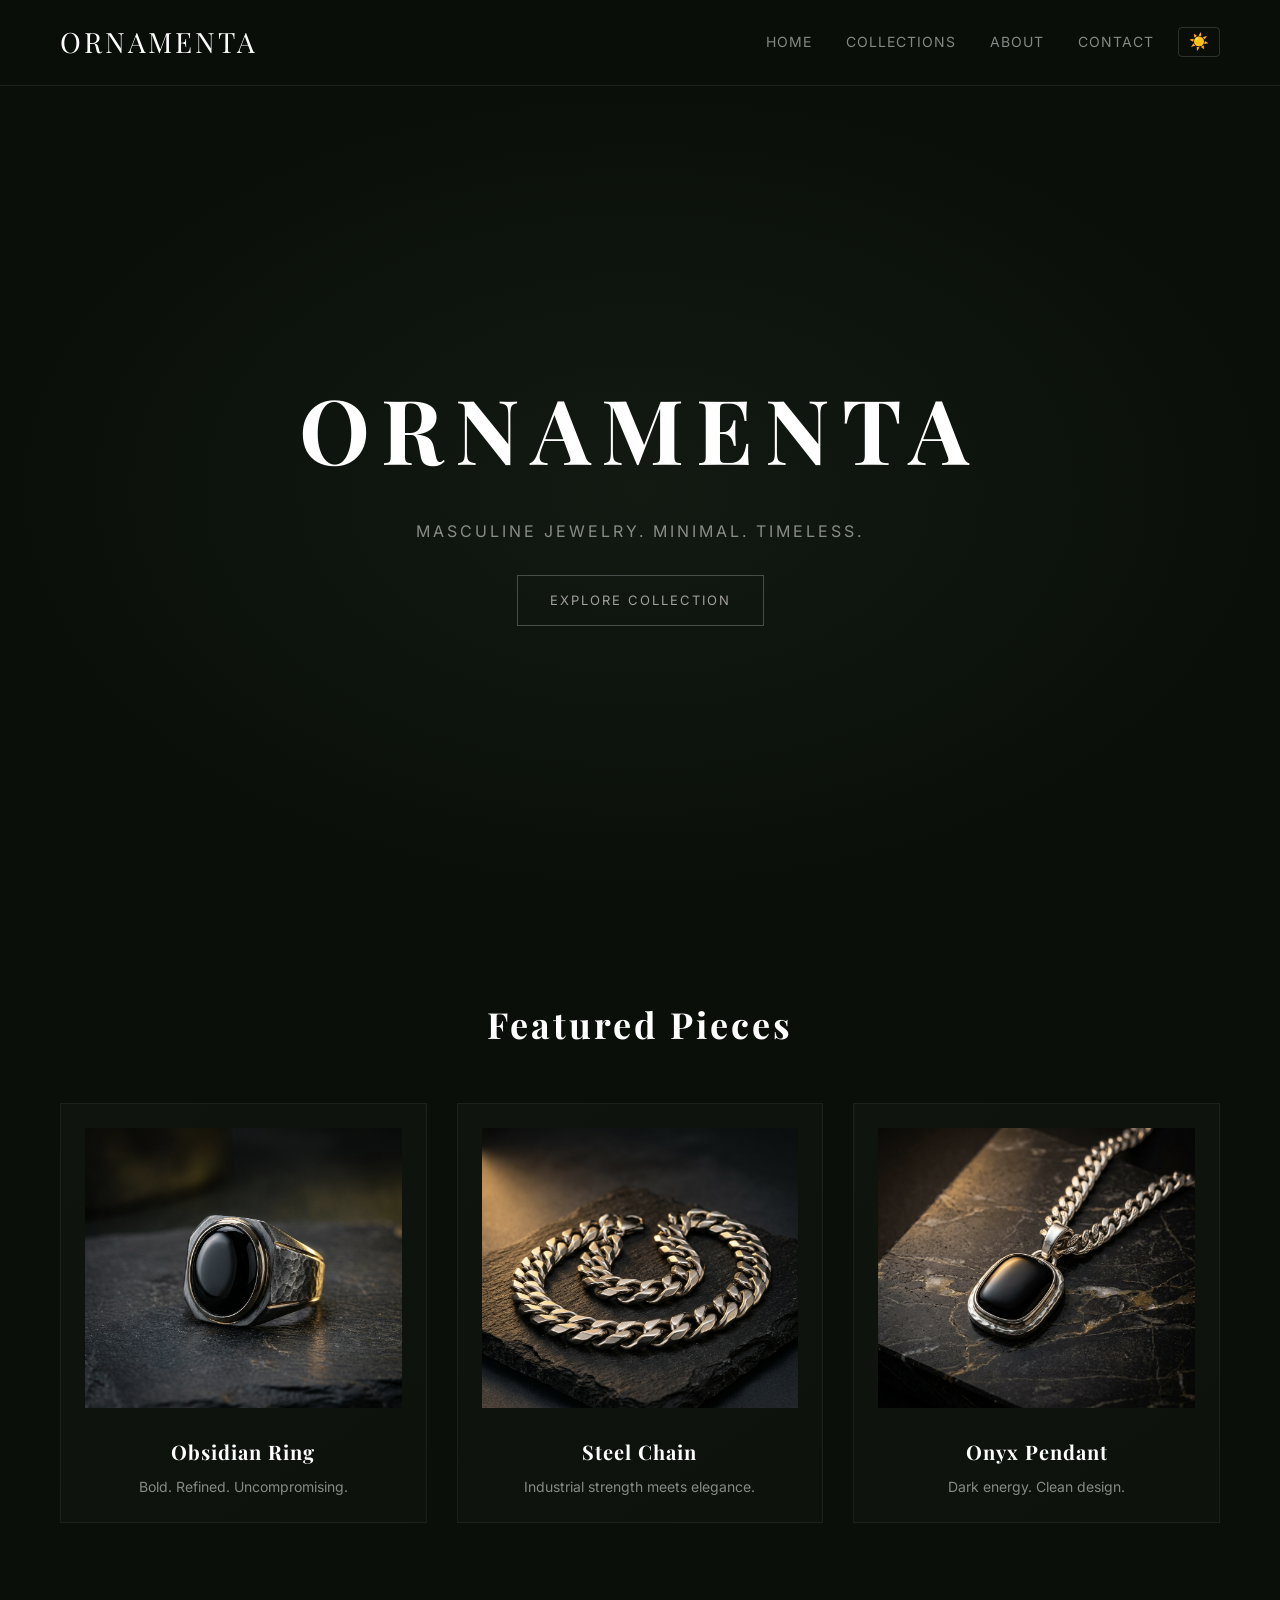
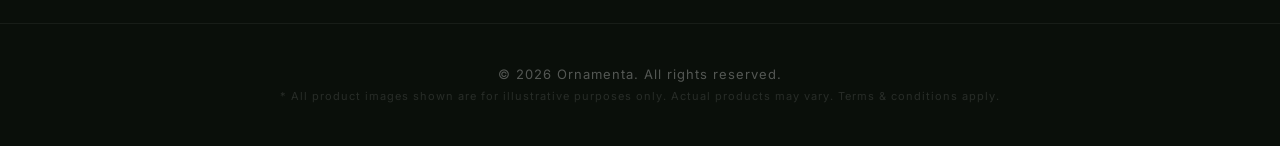
<file: index.html>
<!DOCTYPE html>
<html lang="en">

<head>
    <meta charset="UTF-8">
    <title>Ornamenta</title>
    <meta name="viewport" content="width=device-width, initial-scale=1.0">
    <link href="https://fonts.googleapis.com/css2?family=Playfair+Display:wght@500;700&family=Inter:wght@300;400;500&display=swap"
        rel="stylesheet">
    <link rel="stylesheet" href="style.css">
</head>

<body>

    <header>
        <div class="logo"><a href="index.html">ORNAMENTA</a></div>
        <nav>
            <a href="home.html">Home</a>
            <a href="collection.html">Collections</a>
            <a href="about.html">About</a>
            <a href="contact.html">Contact</a>
            <button id="themeToggle" class="theme-toggle" title="Toggle light/dark mode">☀️</button>
        </nav>
    </header>

    <section class="hero">
        <div>
            <h1>ORNAMENTA</h1>
            <p>Masculine Jewelry. Minimal. Timeless.</p>
            <a href="collection.html" class="btn">Explore Collection</a>
        </div>
    </section>

    <section class="products">
        <h2>Featured Pieces</h2>

        <div class="grid">
            <div class="card">
                <img src="images/obsidian-ring.png" alt="Obsidian Ring">
                <h3>Obsidian Ring</h3>
                <p>Bold. Refined. Uncompromising.</p>
            </div>

            <div class="card">
                <img src="images/steel-chain.png" alt="Steel Chain">
                <h3>Steel Chain</h3>
                <p>Industrial strength meets elegance.</p>
            </div>

            <div class="card">
                <img src="images/onyx-pendant.png" alt="Onyx Pendant">
                <h3>Onyx Pendant</h3>
                <p>Dark energy. Clean design.</p>
            </div>
        </div>
    </section>

    <footer>
        &copy; 2026 Ornamenta. All rights reserved.<br>
        <span class="disclaimer">* All product images shown are for illustrative purposes only. Actual products may vary. Terms &amp; conditions apply.</span>
    </footer>

    <script src="script.js"></script>
</body>

</html>
</file>
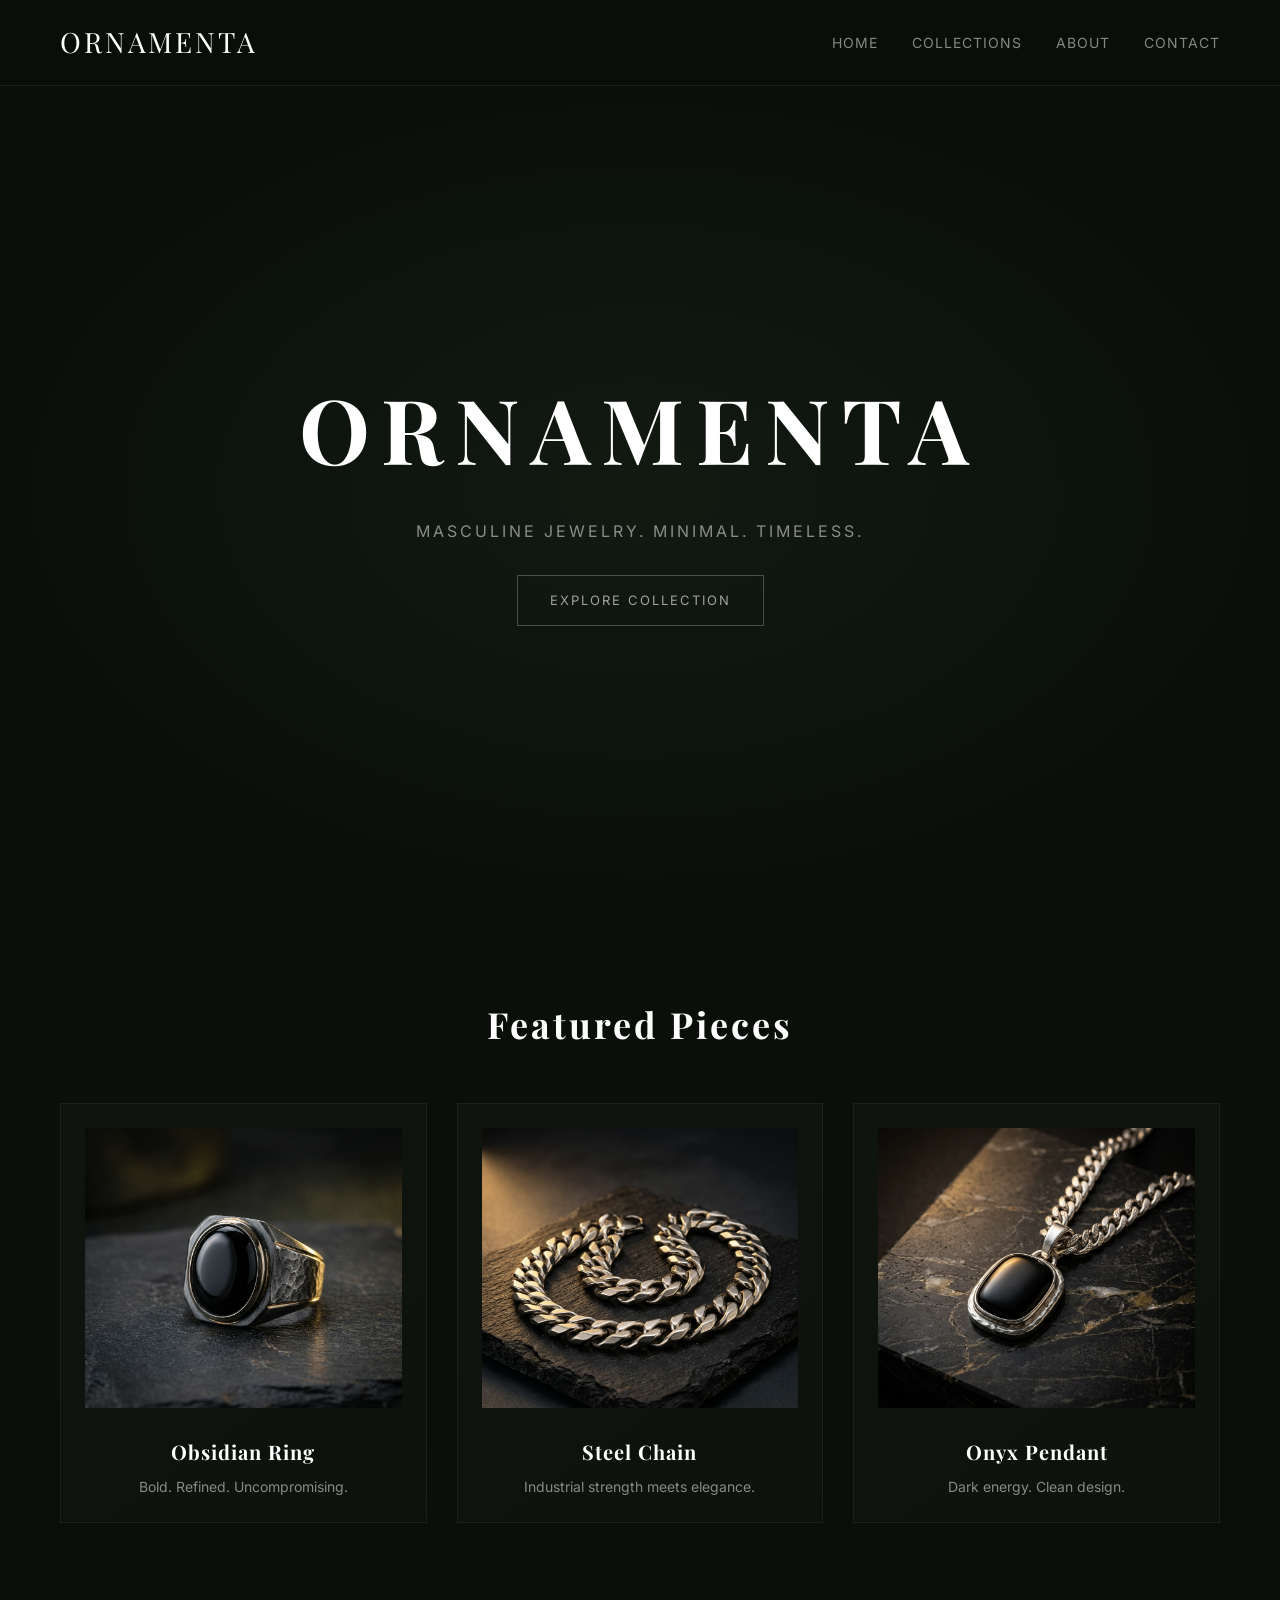
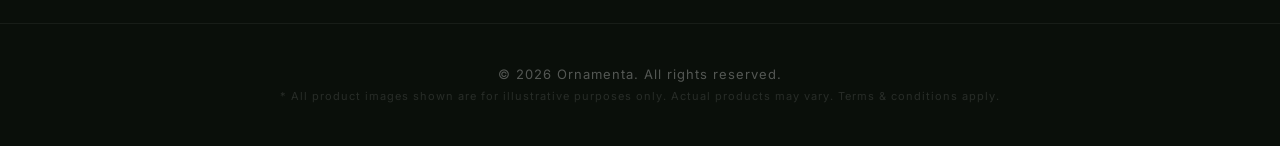
<file: BACKUP/index.html>
<!DOCTYPE html>
<html lang="en">

<head>
    <meta charset="UTF-8">
    <title>Ornamenta</title>
    <meta name="viewport" content="width=device-width, initial-scale=1.0">

    <!-- fonts -->
    <link href="https://fonts.googleapis.com/css2?family=Playfair+Display:wght@500;700&family=Inter:wght@300;400;500&display=swap"
        rel="stylesheet">
    <link rel="stylesheet" href="style.css">
</head>

<body>

    <!-- header -->
    <header>
        <div class="logo"><a href="index.html">ORNAMENTA</a></div>
        <nav>
            <a href="home.html">Home</a>
            <a href="collection.html">Collections</a>
            <a href="about.html">About</a>
            <a href="contact.html">Contact</a>
        </nav>
    </header>

    <!-- landing hero -->
    <section class="hero">
        <div>
            <h1>ORNAMENTA</h1>
            <p>Masculine Jewelry. Minimal. Timeless.</p>
            <a href="collection.html" class="btn">Explore Collection</a>
        </div>
    </section>

    <!-- featured products -->
    <section class="products">
        <h2>Featured Pieces</h2>

        <div class="grid">
            <div class="card">
                <img src="images/obsidian-ring.png" alt="Obsidian Ring">
                <h3>Obsidian Ring</h3>
                <p>Bold. Refined. Uncompromising.</p>
            </div>

            <div class="card">
                <img src="images/steel-chain.png" alt="Steel Chain">
                <h3>Steel Chain</h3>
                <p>Industrial strength meets elegance.</p>
            </div>

            <div class="card">
                <img src="images/onyx-pendant.png" alt="Onyx Pendant">
                <h3>Onyx Pendant</h3>
                <p>Dark energy. Clean design.</p>
            </div>
        </div>
    </section>

    <footer>
        &copy; 2026 Ornamenta. All rights reserved.<br>
        <span style="font-size: 11px; opacity: 0.4;">* All product images shown are for illustrative purposes only. Actual products may vary. Terms &amp; conditions apply.</span>
    </footer>

</body>

</html>
</file>
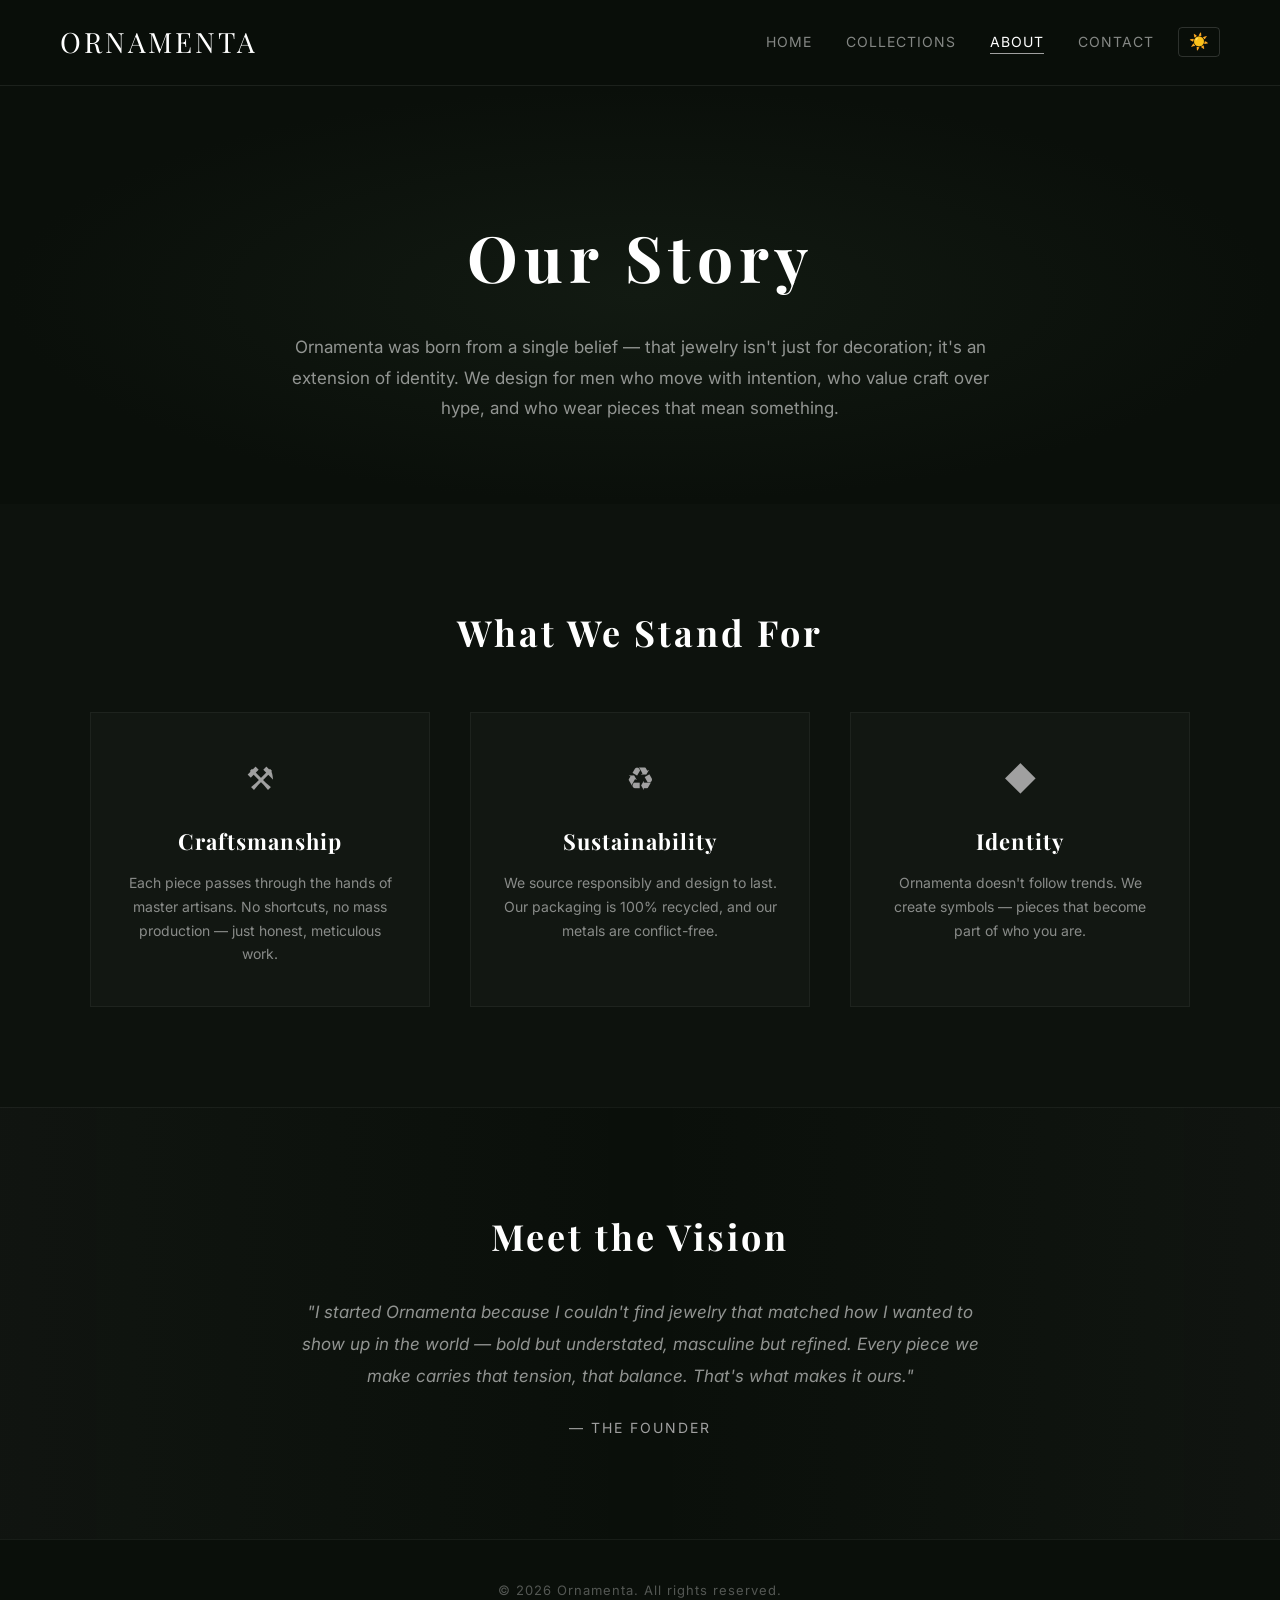
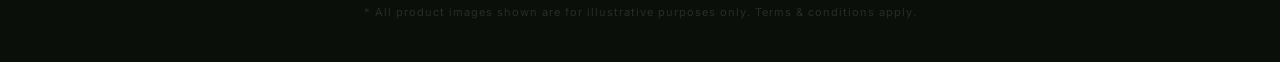
<file: about.html>
<!DOCTYPE html>
<html lang="en">

<head>
    <meta charset="UTF-8">
    <title>Ornamenta — About</title>
    <meta name="description" content="The story behind Ornamenta — crafted for men who value identity, precision, and timeless design.">
    <meta name="viewport" content="width=device-width, initial-scale=1.0">
    <link href="https://fonts.googleapis.com/css2?family=Playfair+Display:wght@500;700&family=Inter:wght@300;400;500&display=swap"
        rel="stylesheet">
    <link rel="stylesheet" href="style.css">
    <link rel="stylesheet" href="about.css">
</head>

<body>

    <header>
        <div class="logo"><a href="index.html">ORNAMENTA</a></div>
        <nav>
            <a href="home.html">Home</a>
            <a href="collection.html">Collections</a>
            <a href="about.html" class="active">About</a>
            <a href="contact.html">Contact</a>
            <button id="themeToggle" class="theme-toggle" title="Toggle light/dark mode">☀️</button>
        </nav>
    </header>

    <section class="about-hero">
        <div class="fade-in">
            <h1>Our Story</h1>
            <p class="about-intro">
                Ornamenta was born from a single belief — that jewelry isn't just for decoration;
                it's an extension of identity. We design for men who move with intention, who value
                craft over hype, and who wear pieces that mean something.
            </p>
        </div>
    </section>

    <section class="values-section">
        <h2 class="section-title fade-in">What We Stand For</h2>
        <div class="values-grid">
            <div class="value-card fade-in">
                <div class="value-icon">&#9874;</div>
                <h3>Craftsmanship</h3>
                <p>Each piece passes through the hands of master artisans. No shortcuts, no mass production — just honest, meticulous work.</p>
            </div>
            <div class="value-card fade-in">
                <div class="value-icon">&#9851;</div>
                <h3>Sustainability</h3>
                <p>We source responsibly and design to last. Our packaging is 100% recycled, and our metals are conflict-free.</p>
            </div>
            <div class="value-card fade-in">
                <div class="value-icon">&#9670;</div>
                <h3>Identity</h3>
                <p>Ornamenta doesn't follow trends. We create symbols — pieces that become part of who you are.</p>
            </div>
        </div>
    </section>

    <section class="founder-section fade-in">
        <div class="founder-content">
            <h2 class="section-title">Meet the Vision</h2>
            <p>
                "I started Ornamenta because I couldn't find jewelry that matched how I wanted
                to show up in the world — bold but understated, masculine but refined. Every
                piece we make carries that tension, that balance. That's what makes it ours."
            </p>
            <span class="founder-name">— The Founder</span>
        </div>
    </section>

    <footer>
        &copy; 2026 Ornamenta. All rights reserved.<br>
        <span style="font-size: 11px; opacity: 0.4;">* All product images shown are for illustrative purposes only. Terms &amp; conditions apply.</span>
    </footer>

    <script src="script.js"></script>
</body>

</html>
</file>
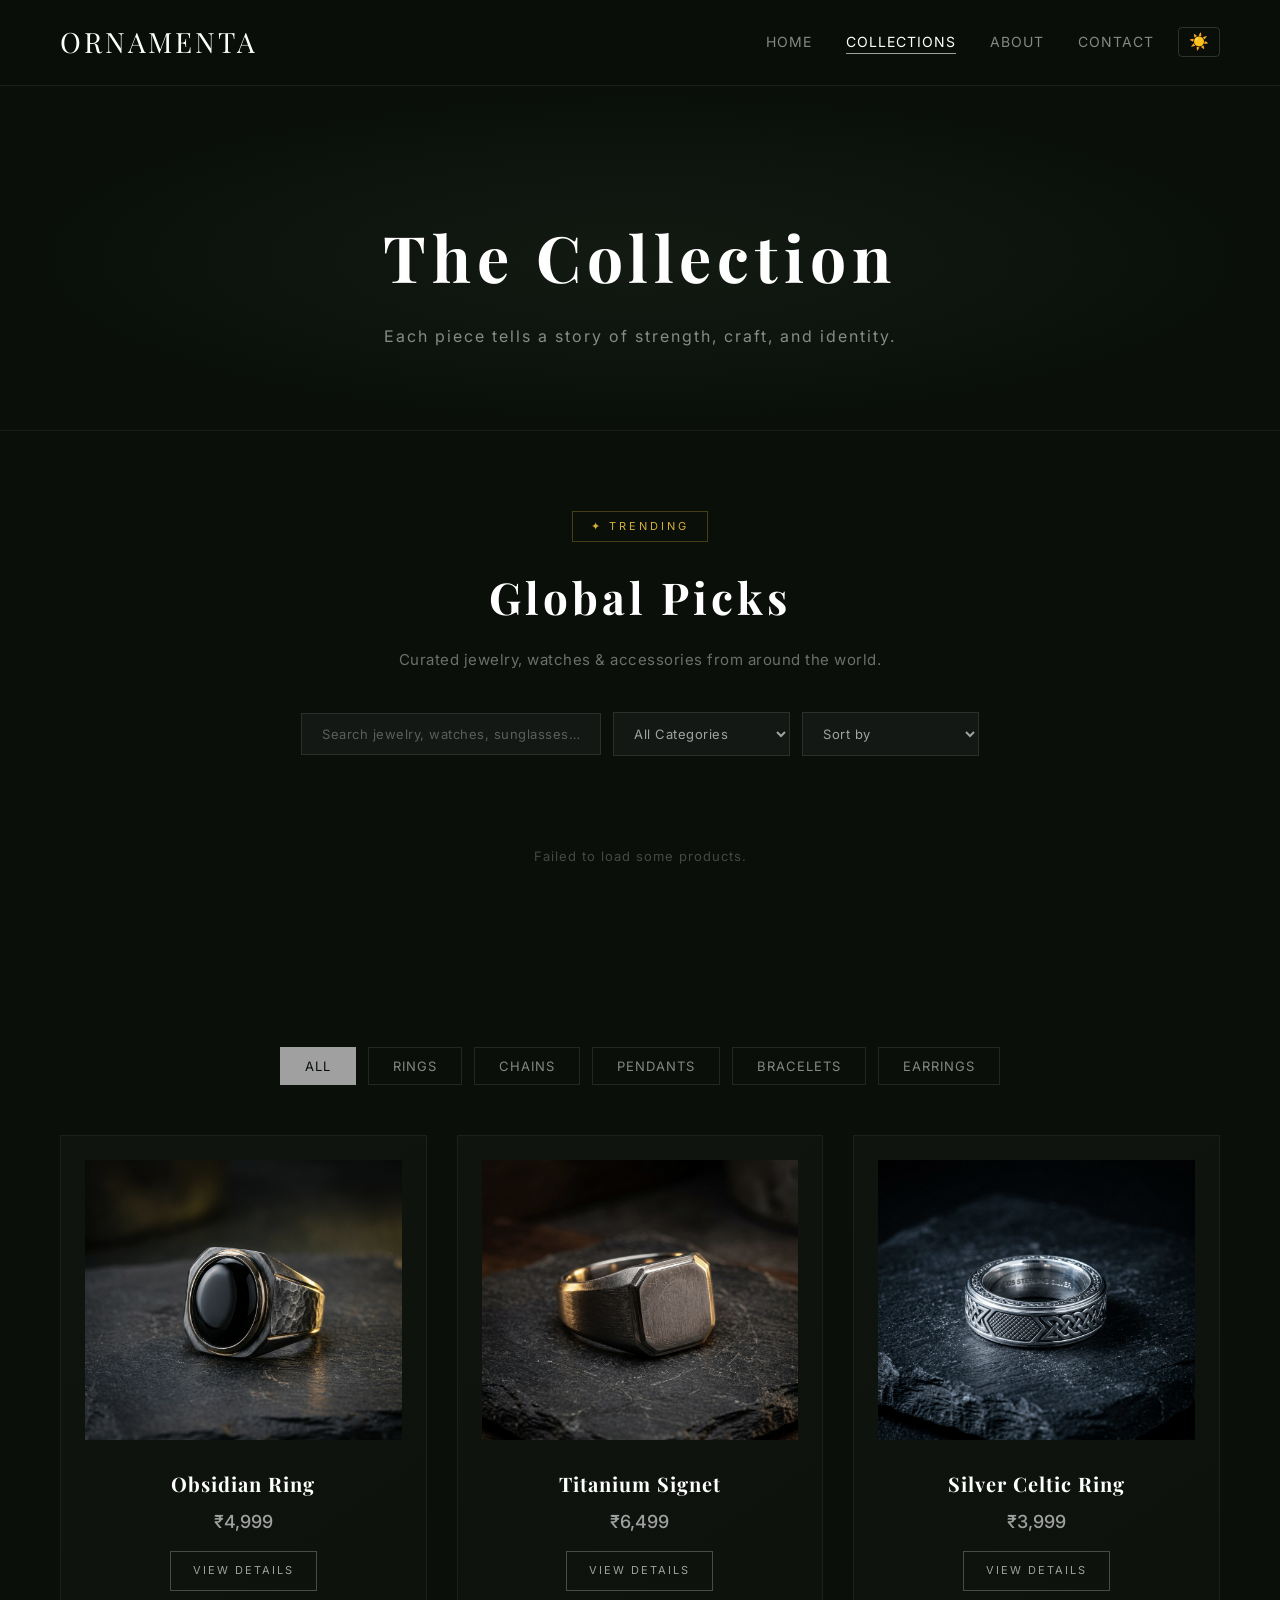
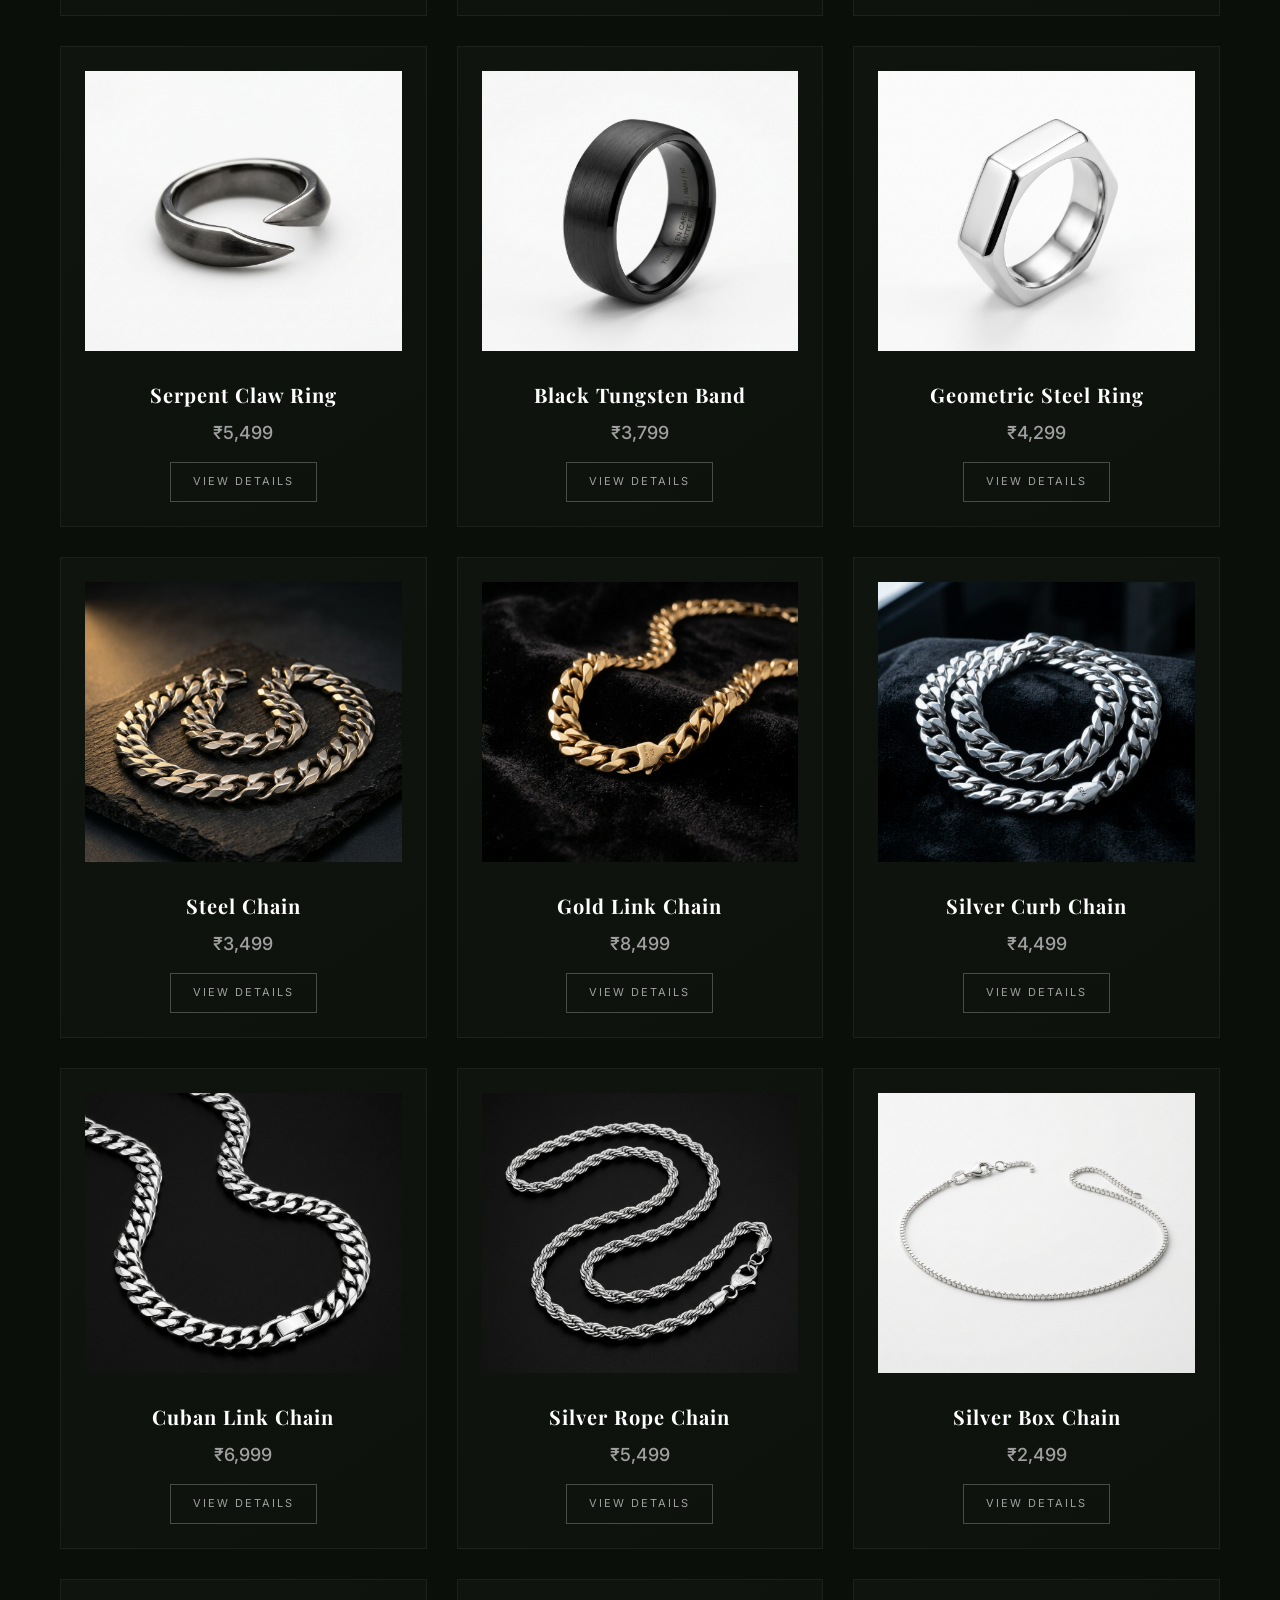
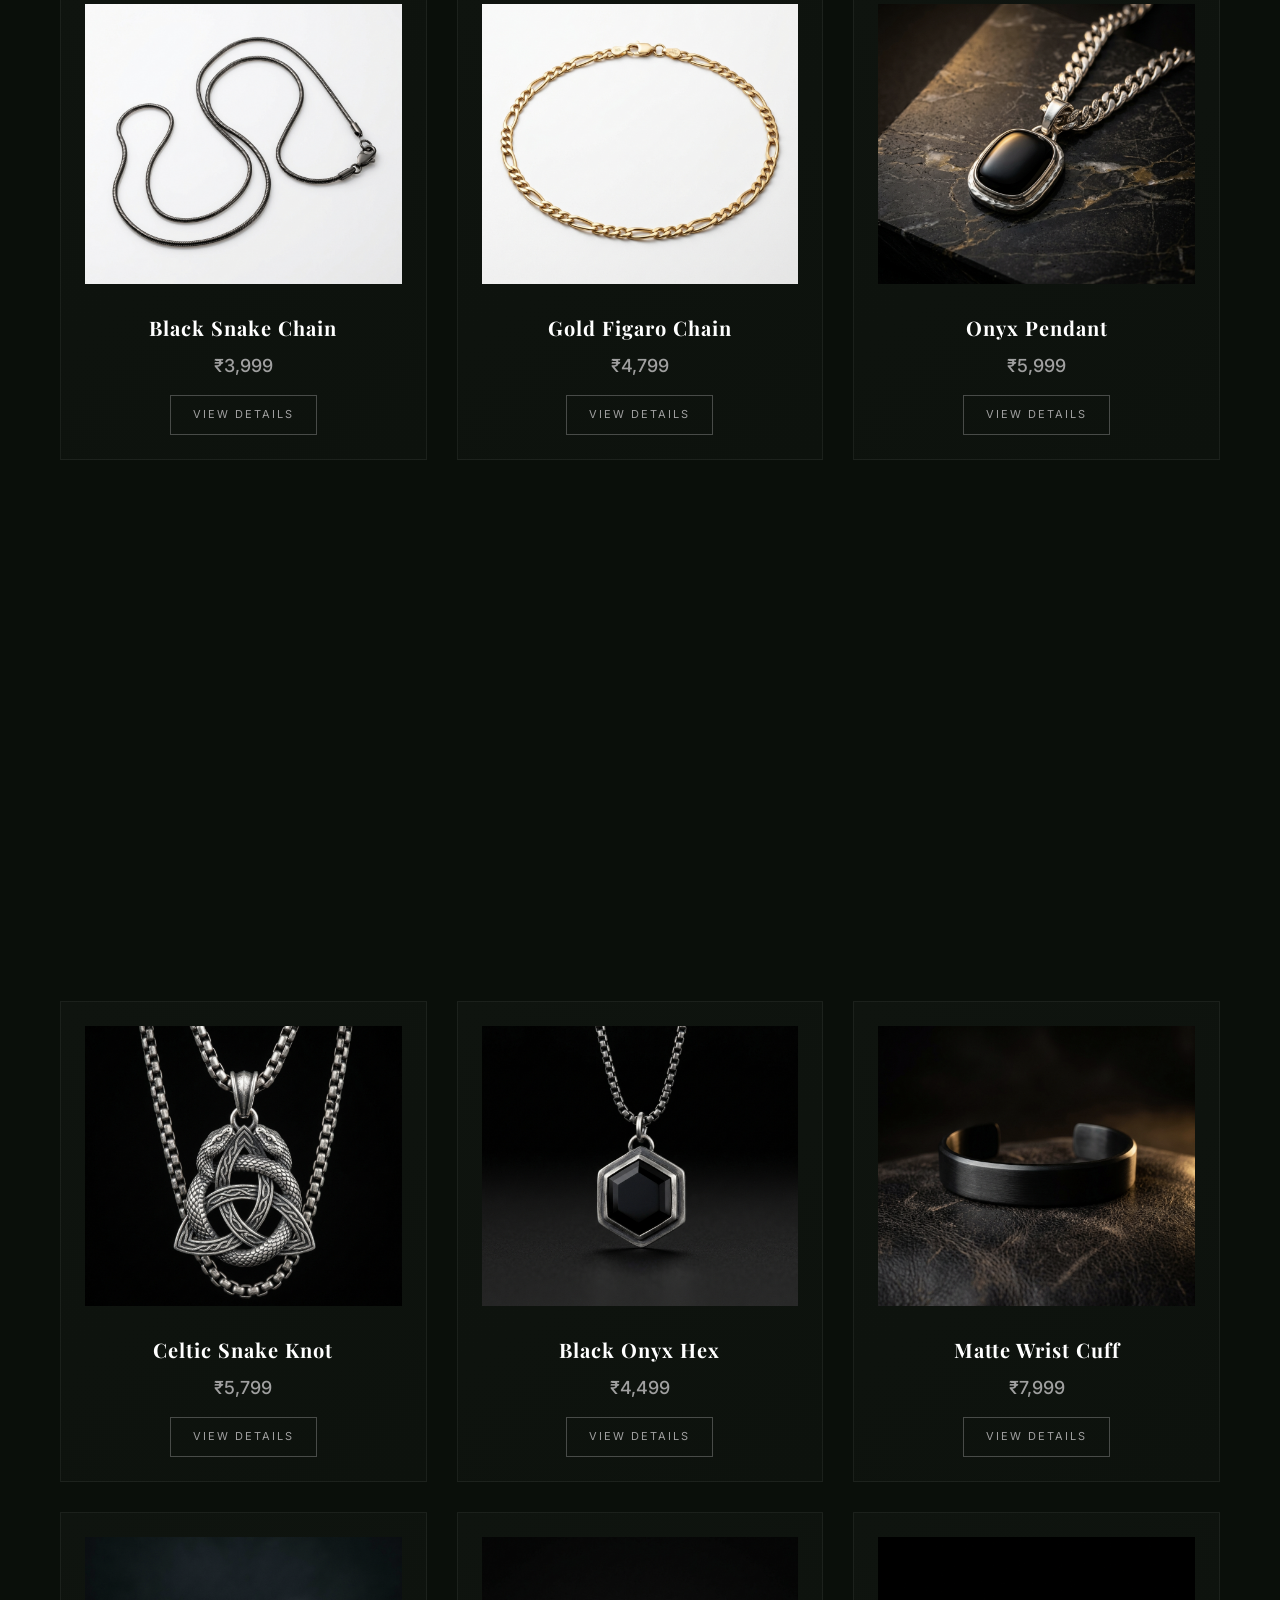
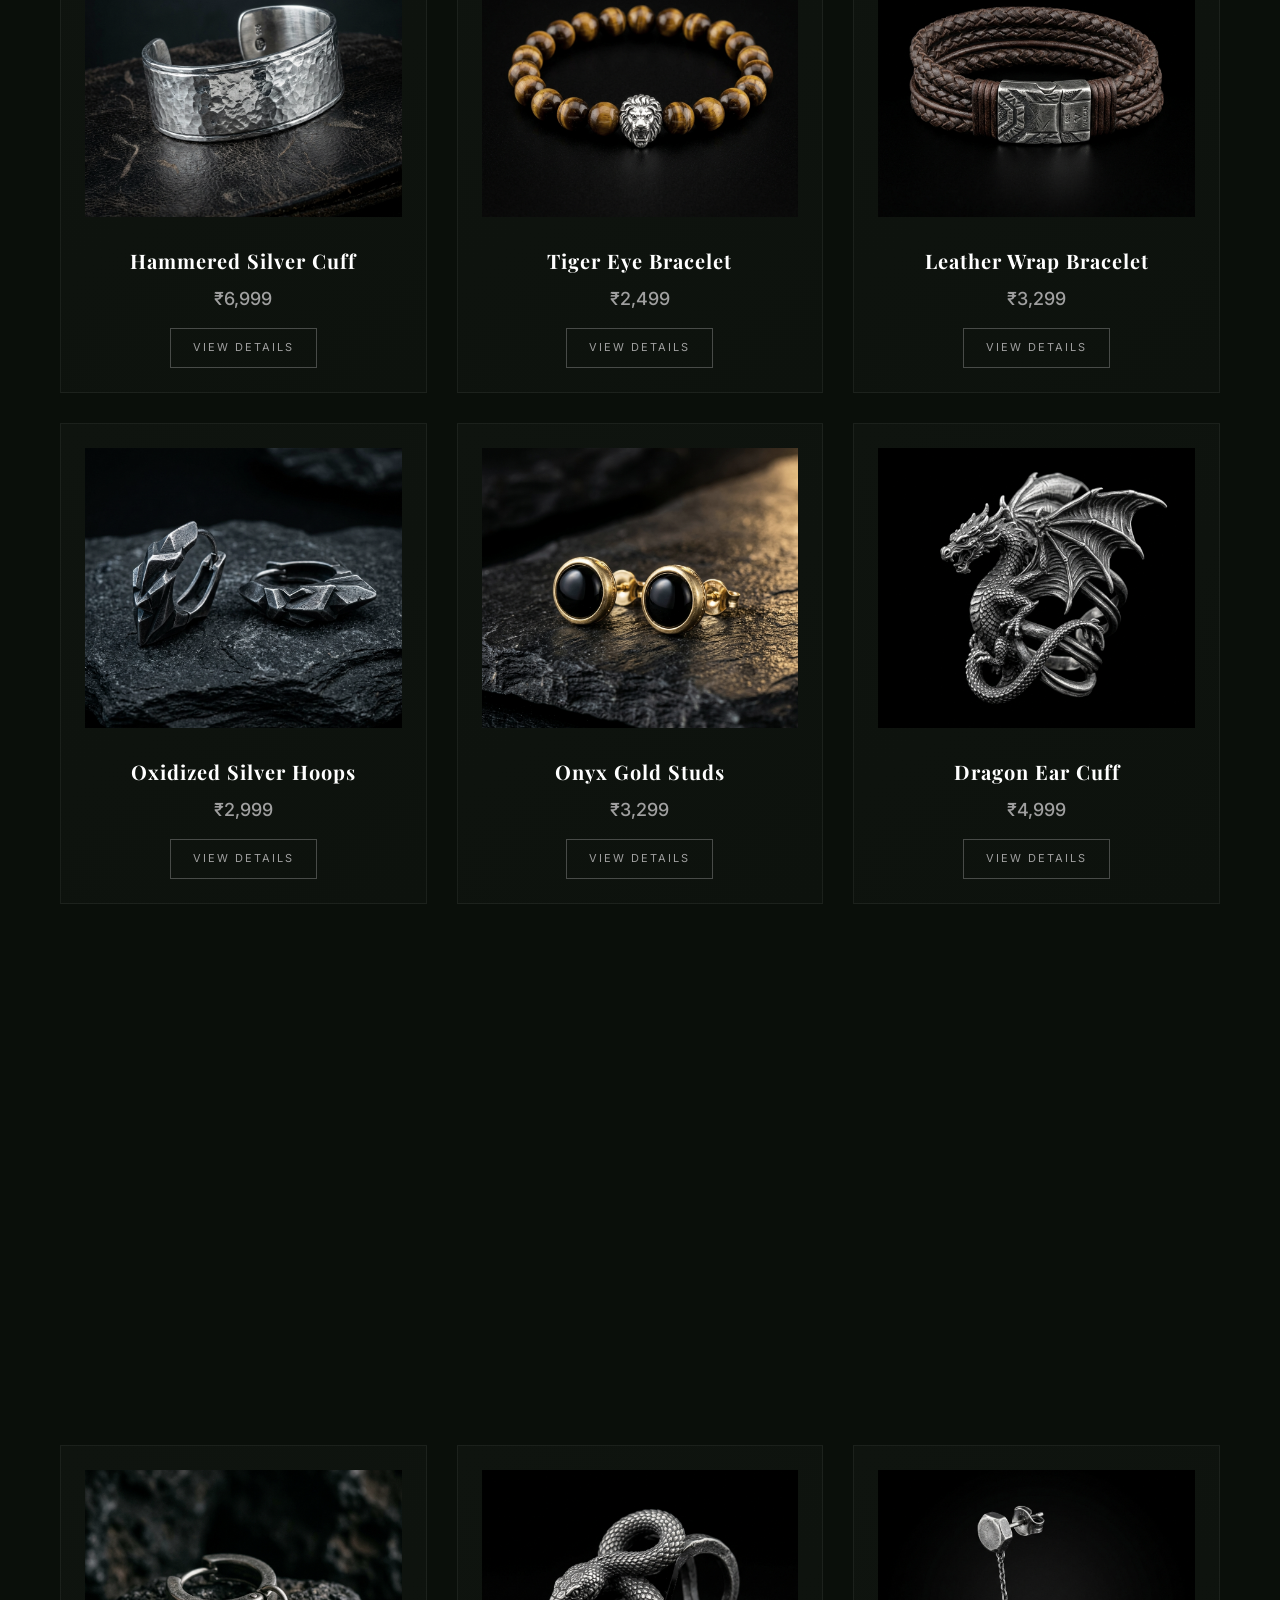
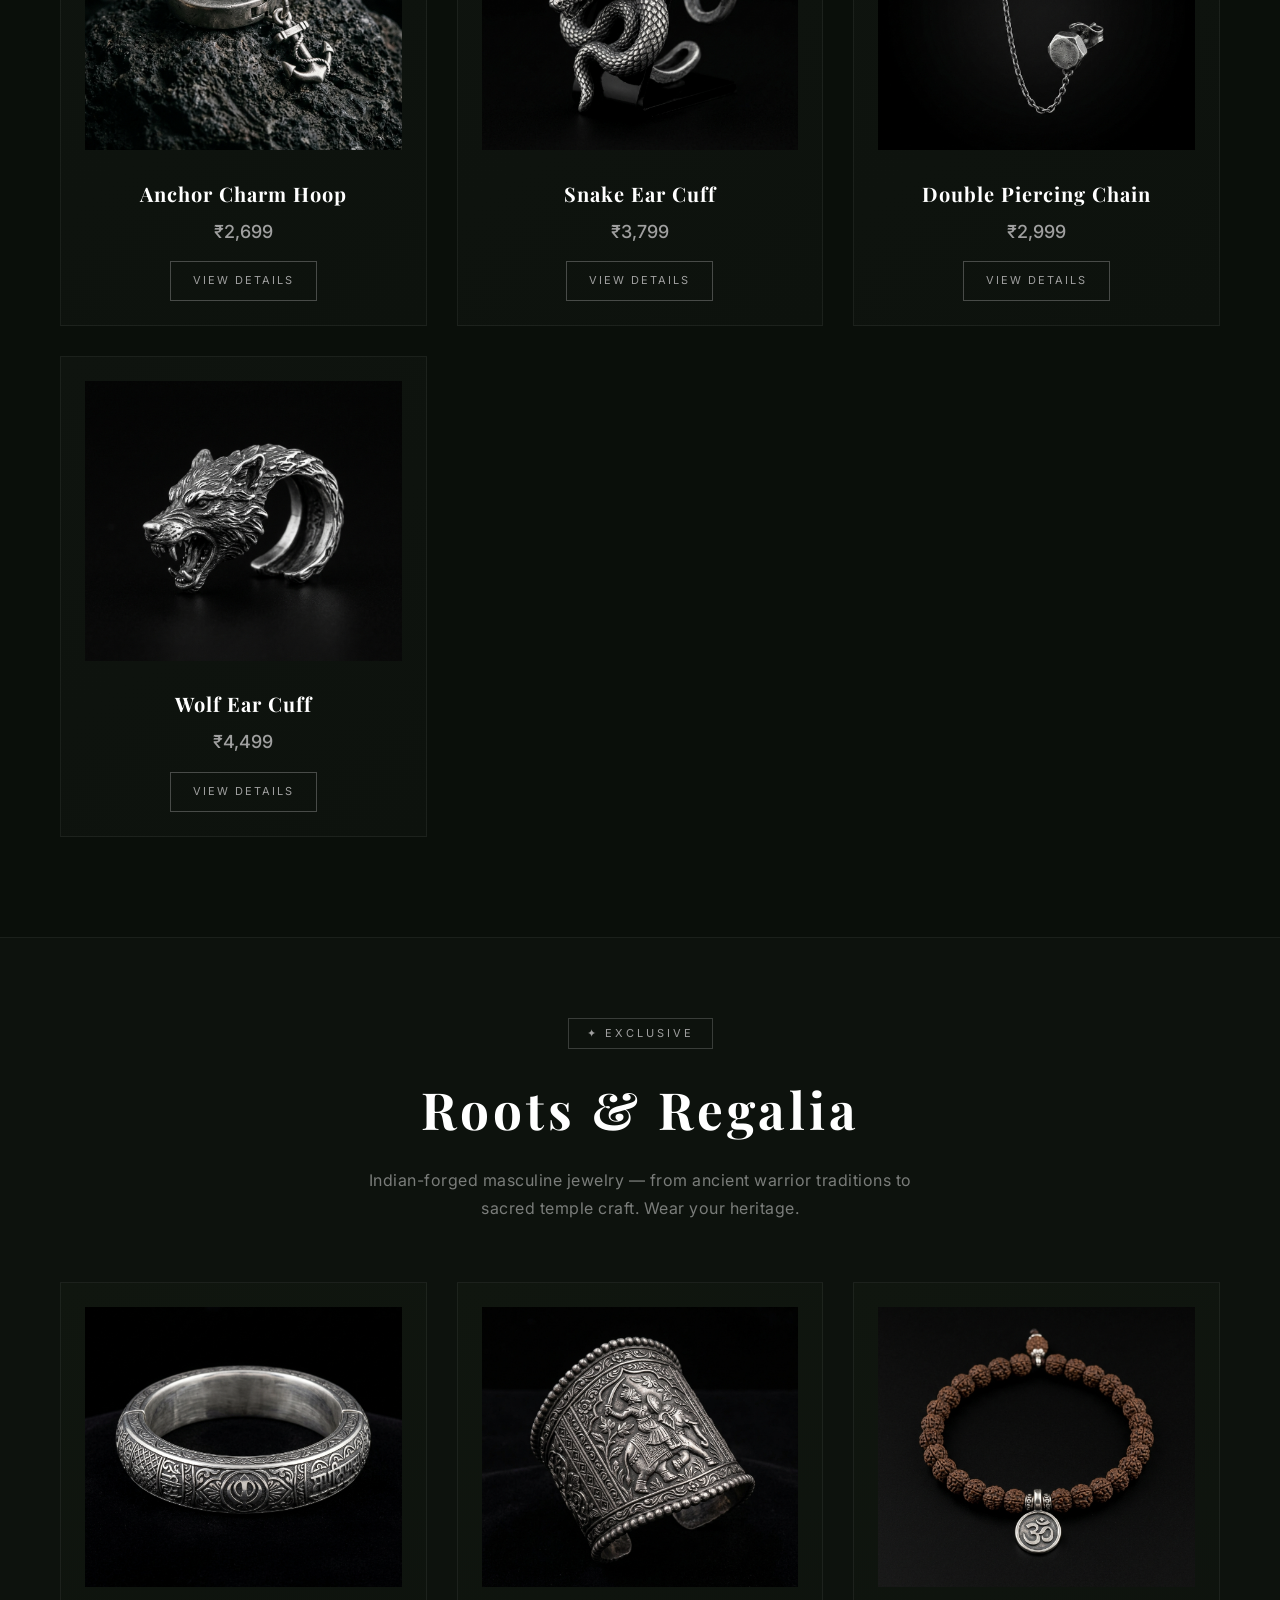
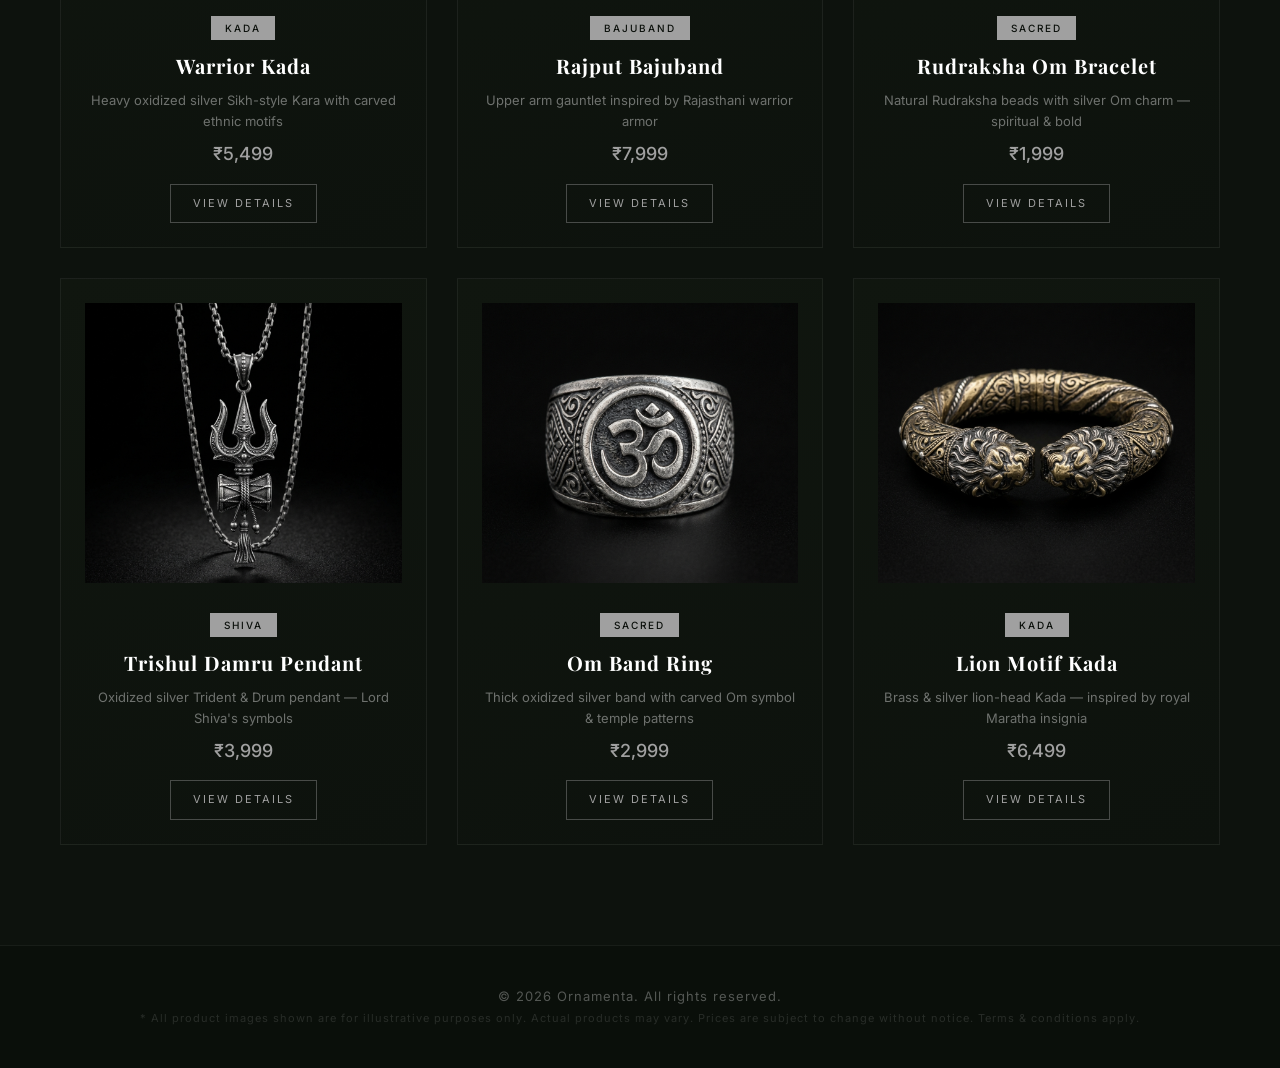
<file: collection.html>
<!DOCTYPE html>
<html lang="en">

<head>
    <meta charset="UTF-8">
    <title>Ornamenta — Collections</title>
    <meta name="description" content="Explore the Ornamenta collection — rings, chains, pendants, bracelets, earrings, and our exclusive Heritage Collection of Indian masculine jewelry.">
    <meta name="viewport" content="width=device-width, initial-scale=1.0">
    <link href="https://fonts.googleapis.com/css2?family=Playfair+Display:wght@500;700&family=Inter:wght@300;400;500&display=swap"
        rel="stylesheet">
    <link rel="stylesheet" href="style.css">
    <link rel="stylesheet" href="collection.css">
</head>

<body>

    <header>
        <div class="logo"><a href="index.html">ORNAMENTA</a></div>
        <nav>
            <a href="home.html">Home</a>
            <a href="collection.html" class="active">Collections</a>
            <a href="about.html">About</a>
            <a href="contact.html">Contact</a>
            <button id="themeToggle" class="theme-toggle" title="Toggle light/dark mode">☀️</button>
        </nav>
    </header>

    <section class="page-hero">
        <div class="fade-in">
            <h1>The Collection</h1>
            <p>Each piece tells a story of strength, craft, and identity.</p>
        </div>
    </section>

    <section class="api-section">
        <div class="api-header fade-in">
            <span class="api-tag">&#10022; Trending</span>
            <h2 class="api-title">Global Picks</h2>
            <p class="api-subtitle">Curated jewelry, watches &amp; accessories from around the world.</p>
        </div>

        <div class="api-controls fade-in">
            <input type="text" id="searchInput" placeholder="Search jewelry, watches, sunglasses…" autocomplete="off">
            <select id="categoryFilter">
                <option value="all">All Categories</option>
                <option value="womens-jewellery">Jewelry</option>
                <option value="mens-watches">Men's Watches</option>
                <option value="womens-watches">Women's Watches</option>
                <option value="sunglasses">Sunglasses</option>
            </select>
            <select id="sortSelect">
                <option value="default">Sort by</option>
                <option value="low-high">Price: Low → High</option>
                <option value="high-low">Price: High → Low</option>
                <option value="rating">Top Rated</option>
            </select>
        </div>

        <div class="grid" id="product-grid">
            <div id="loading" class="loading-spinner">
                <div class="spinner"></div>
                <p>Loading products...</p>
            </div>
        </div>
    </section>

    <section class="collection-section">
        <div class="filter-tabs fade-in">
            <button class="filter-tab active" data-filter="all">All</button>
            <button class="filter-tab" data-filter="rings">Rings</button>
            <button class="filter-tab" data-filter="chains">Chains</button>
            <button class="filter-tab" data-filter="pendants">Pendants</button>
            <button class="filter-tab" data-filter="bracelets">Bracelets</button>
            <button class="filter-tab" data-filter="earrings">Earrings</button>
        </div>

        <div class="grid collection-grid">

            <div class="card fade-in" data-category="rings">
                <img src="images/obsidian-ring.png" alt="Obsidian Ring">
                <h3>Obsidian Ring</h3>
                <p class="price">&#8377;4,999</p>
                <a href="#" class="btn btn-sm">View Details</a>
            </div>

            <div class="card fade-in" data-category="rings">
                <img src="images/titanium-signet.png" alt="Titanium Signet">
                <h3>Titanium Signet</h3>
                <p class="price">&#8377;6,499</p>
                <a href="#" class="btn btn-sm">View Details</a>
            </div>

            <div class="card fade-in" data-category="rings">
                <img src="images/silver-ring.png" alt="Silver Celtic Ring">
                <h3>Silver Celtic Ring</h3>
                <p class="price">&#8377;3,999</p>
                <a href="#" class="btn btn-sm">View Details</a>
            </div>

            <div class="card fade-in" data-category="rings">
                <img src="images/serpent-claw-ring.png" alt="Serpent Claw Ring">
                <h3>Serpent Claw Ring</h3>
                <p class="price">&#8377;5,499</p>
                <a href="#" class="btn btn-sm">View Details</a>
            </div>

            <div class="card fade-in" data-category="rings">
                <img src="images/black-tungsten-band.png" alt="Black Tungsten Band">
                <h3>Black Tungsten Band</h3>
                <p class="price">&#8377;3,799</p>
                <a href="#" class="btn btn-sm">View Details</a>
            </div>

            <div class="card fade-in" data-category="rings">
                <img src="images/geometric-steel-ring.png" alt="Geometric Steel Ring">
                <h3>Geometric Steel Ring</h3>
                <p class="price">&#8377;4,299</p>
                <a href="#" class="btn btn-sm">View Details</a>
            </div>

            <div class="card fade-in" data-category="chains">
                <img src="images/steel-chain.png" alt="Steel Chain">
                <h3>Steel Chain</h3>
                <p class="price">&#8377;3,499</p>
                <a href="#" class="btn btn-sm">View Details</a>
            </div>

            <div class="card fade-in" data-category="chains">
                <img src="images/gold-link-chain.png" alt="Gold Link Chain">
                <h3>Gold Link Chain</h3>
                <p class="price">&#8377;8,499</p>
                <a href="#" class="btn btn-sm">View Details</a>
            </div>

            <div class="card fade-in" data-category="chains">
                <img src="images/silver-chain.png" alt="Silver Curb Chain">
                <h3>Silver Curb Chain</h3>
                <p class="price">&#8377;4,499</p>
                <a href="#" class="btn btn-sm">View Details</a>
            </div>

            <div class="card fade-in" data-category="chains">
                <img src="images/cuban-link-chain.png" alt="Cuban Link Chain">
                <h3>Cuban Link Chain</h3>
                <p class="price">&#8377;6,999</p>
                <a href="#" class="btn btn-sm">View Details</a>
            </div>

            <div class="card fade-in" data-category="chains">
                <img src="images/rope-chain-silver.png" alt="Silver Rope Chain">
                <h3>Silver Rope Chain</h3>
                <p class="price">&#8377;5,499</p>
                <a href="#" class="btn btn-sm">View Details</a>
            </div>

            <div class="card fade-in" data-category="chains">
                <img src="images/thin-box-chain.png" alt="Silver Box Chain">
                <h3>Silver Box Chain</h3>
                <p class="price">&#8377;2,499</p>
                <a href="#" class="btn btn-sm">View Details</a>
            </div>

            <div class="card fade-in" data-category="chains">
                <img src="images/black-snake-chain.png" alt="Black Snake Chain">
                <h3>Black Snake Chain</h3>
                <p class="price">&#8377;3,999</p>
                <a href="#" class="btn btn-sm">View Details</a>
            </div>

            <div class="card fade-in" data-category="chains">
                <img src="images/thin-figaro-chain.png" alt="Gold Figaro Chain">
                <h3>Gold Figaro Chain</h3>
                <p class="price">&#8377;4,799</p>
                <a href="#" class="btn btn-sm">View Details</a>
            </div>

            <div class="card fade-in" data-category="pendants">
                <img src="images/onyx-pendant.png" alt="Onyx Pendant">
                <h3>Onyx Pendant</h3>
                <p class="price">&#8377;5,999</p>
                <a href="#" class="btn btn-sm">View Details</a>
            </div>

            <div class="card fade-in" data-category="pendants">
                <img src="images/silver-pendant.png" alt="Silver Cross Pendant">
                <h3>Silver Cross Pendant</h3>
                <p class="price">&#8377;5,499</p>
                <a href="#" class="btn btn-sm">View Details</a>
            </div>

            <div class="card fade-in" data-category="pendants">
                <img src="images/jade-fang-pendant.png" alt="Jade Fang Pendant">
                <h3>Jade Fang Pendant</h3>
                <p class="price">&#8377;4,999</p>
                <a href="#" class="btn btn-sm">View Details</a>
            </div>

            <div class="card fade-in" data-category="pendants">
                <img src="images/silver-bar-pendant.png" alt="Silver Bar Pendant">
                <h3>Silver Bar Pendant</h3>
                <p class="price">&#8377;2,999</p>
                <a href="#" class="btn btn-sm">View Details</a>
            </div>

            <div class="card fade-in" data-category="pendants">
                <img src="images/celtic-snake-pendant.png" alt="Celtic Snake Knot Pendant">
                <h3>Celtic Snake Knot</h3>
                <p class="price">&#8377;5,799</p>
                <a href="#" class="btn btn-sm">View Details</a>
            </div>

            <div class="card fade-in" data-category="pendants">
                <img src="images/black-onyx-hex-pendant.png" alt="Black Onyx Hex Pendant">
                <h3>Black Onyx Hex</h3>
                <p class="price">&#8377;4,499</p>
                <a href="#" class="btn btn-sm">View Details</a>
            </div>

            <div class="card fade-in" data-category="bracelets">
                <img src="images/matte-cuff.png" alt="Matte Wrist Cuff">
                <h3>Matte Wrist Cuff</h3>
                <p class="price">&#8377;7,999</p>
                <a href="#" class="btn btn-sm">View Details</a>
            </div>

            <div class="card fade-in" data-category="bracelets">
                <img src="images/silver-cuff.png" alt="Hammered Silver Cuff">
                <h3>Hammered Silver Cuff</h3>
                <p class="price">&#8377;6,999</p>
                <a href="#" class="btn btn-sm">View Details</a>
            </div>

            <div class="card fade-in" data-category="bracelets">
                <img src="images/tiger-eye-bracelet.png" alt="Tiger Eye Bracelet">
                <h3>Tiger Eye Bracelet</h3>
                <p class="price">&#8377;2,499</p>
                <a href="#" class="btn btn-sm">View Details</a>
            </div>

            <div class="card fade-in" data-category="bracelets">
                <img src="images/leather-wrap-bracelet.png" alt="Leather Wrap Bracelet">
                <h3>Leather Wrap Bracelet</h3>
                <p class="price">&#8377;3,299</p>
                <a href="#" class="btn btn-sm">View Details</a>
            </div>

            <div class="card fade-in" data-category="earrings">
                <img src="images/silver-earrings.png" alt="Oxidized Silver Hoops">
                <h3>Oxidized Silver Hoops</h3>
                <p class="price">&#8377;2,999</p>
                <a href="#" class="btn btn-sm">View Details</a>
            </div>

            <div class="card fade-in" data-category="earrings">
                <img src="images/black-stud-earrings.png" alt="Onyx Gold Studs">
                <h3>Onyx Gold Studs</h3>
                <p class="price">&#8377;3,299</p>
                <a href="#" class="btn btn-sm">View Details</a>
            </div>

            <div class="card fade-in" data-category="earrings">
                <img src="images/dragon-ear-cuff.png" alt="Dragon Ear Cuff">
                <h3>Dragon Ear Cuff</h3>
                <p class="price">&#8377;4,999</p>
                <a href="#" class="btn btn-sm">View Details</a>
            </div>

            <div class="card fade-in" data-category="earrings">
                <img src="images/starfish-charm-hoop.png" alt="Starfish Charm Hoop">
                <h3>Starfish Charm Hoop</h3>
                <p class="price">&#8377;2,499</p>
                <a href="#" class="btn btn-sm">View Details</a>
            </div>

            <div class="card fade-in" data-category="earrings">
                <img src="images/cross-charm-hoop.png" alt="Cross Charm Hoop">
                <h3>Cross Charm Hoop</h3>
                <p class="price">&#8377;2,799</p>
                <a href="#" class="btn btn-sm">View Details</a>
            </div>

            <div class="card fade-in" data-category="earrings">
                <img src="images/skull-charm-hoop.png" alt="Skull Charm Hoop">
                <h3>Skull Charm Hoop</h3>
                <p class="price">&#8377;3,199</p>
                <a href="#" class="btn btn-sm">View Details</a>
            </div>

            <div class="card fade-in" data-category="earrings">
                <img src="images/anchor-charm-hoop.png" alt="Anchor Charm Hoop">
                <h3>Anchor Charm Hoop</h3>
                <p class="price">&#8377;2,699</p>
                <a href="#" class="btn btn-sm">View Details</a>
            </div>

            <div class="card fade-in" data-category="earrings">
                <img src="images/snake-ear-cuff.png" alt="Snake Ear Cuff">
                <h3>Snake Ear Cuff</h3>
                <p class="price">&#8377;3,799</p>
                <a href="#" class="btn btn-sm">View Details</a>
            </div>

            <div class="card fade-in" data-category="earrings">
                <img src="images/double-piercing-chain.png" alt="Double Piercing Chain">
                <h3>Double Piercing Chain</h3>
                <p class="price">&#8377;2,999</p>
                <a href="#" class="btn btn-sm">View Details</a>
            </div>

            <div class="card fade-in" data-category="earrings">
                <img src="images/wolf-ear-cuff.png" alt="Wolf Ear Cuff">
                <h3>Wolf Ear Cuff</h3>
                <p class="price">&#8377;4,499</p>
                <a href="#" class="btn btn-sm">View Details</a>
            </div>

        </div>
    </section>

    <section class="heritage-section">
        <div class="heritage-header fade-in">
            <span class="heritage-tag">&#10022; Exclusive</span>
            <h2 class="heritage-title">Roots &amp; Regalia</h2>
            <p class="heritage-subtitle">Indian-forged masculine jewelry — from ancient warrior traditions to sacred temple craft. Wear your heritage.</p>
        </div>

        <div class="grid heritage-grid">
            <div class="card heritage-card fade-in">
                <img src="images/silver-kada.png" alt="Silver Kada">
                <div class="heritage-badge">Kada</div>
                <h3>Warrior Kada</h3>
                <p class="heritage-desc">Heavy oxidized silver Sikh-style Kara with carved ethnic motifs</p>
                <p class="price">&#8377;5,499</p>
                <a href="#" class="btn btn-sm">View Details</a>
            </div>

            <div class="card heritage-card fade-in">
                <img src="images/arm-bajuband.png" alt="Arm Bajuband">
                <div class="heritage-badge">Bajuband</div>
                <h3>Rajput Bajuband</h3>
                <p class="heritage-desc">Upper arm gauntlet inspired by Rajasthani warrior armor</p>
                <p class="price">&#8377;7,999</p>
                <a href="#" class="btn btn-sm">View Details</a>
            </div>

            <div class="card heritage-card fade-in">
                <img src="images/rudraksha-bracelet.png" alt="Rudraksha Bracelet">
                <div class="heritage-badge">Sacred</div>
                <h3>Rudraksha Om Bracelet</h3>
                <p class="heritage-desc">Natural Rudraksha beads with silver Om charm — spiritual &amp; bold</p>
                <p class="price">&#8377;1,999</p>
                <a href="#" class="btn btn-sm">View Details</a>
            </div>

            <div class="card heritage-card fade-in">
                <img src="images/trishul-pendant.png" alt="Trishul Pendant">
                <div class="heritage-badge">Shiva</div>
                <h3>Trishul Damru Pendant</h3>
                <p class="heritage-desc">Oxidized silver Trident &amp; Drum pendant — Lord Shiva's symbols</p>
                <p class="price">&#8377;3,999</p>
                <a href="#" class="btn btn-sm">View Details</a>
            </div>

            <div class="card heritage-card fade-in">
                <img src="images/om-silver-ring.png" alt="Om Ring">
                <div class="heritage-badge">Sacred</div>
                <h3>Om Band Ring</h3>
                <p class="heritage-desc">Thick oxidized silver band with carved Om symbol &amp; temple patterns</p>
                <p class="price">&#8377;2,999</p>
                <a href="#" class="btn btn-sm">View Details</a>
            </div>

            <div class="card heritage-card fade-in">
                <img src="images/lion-kada.png" alt="Lion Kada">
                <div class="heritage-badge">Kada</div>
                <h3>Lion Motif Kada</h3>
                <p class="heritage-desc">Brass &amp; silver lion-head Kada — inspired by royal Maratha insignia</p>
                <p class="price">&#8377;6,499</p>
                <a href="#" class="btn btn-sm">View Details</a>
            </div>
        </div>
    </section>

    <footer>
        &copy; 2026 Ornamenta. All rights reserved.<br>
        <span style="font-size: 11px; opacity: 0.4;">* All product images shown are for illustrative purposes only. Actual products may vary. Prices are subject to change without notice. Terms &amp; conditions apply.</span>
    </footer>
    <script src="script.js"></script>
</body>

</html>
</file>
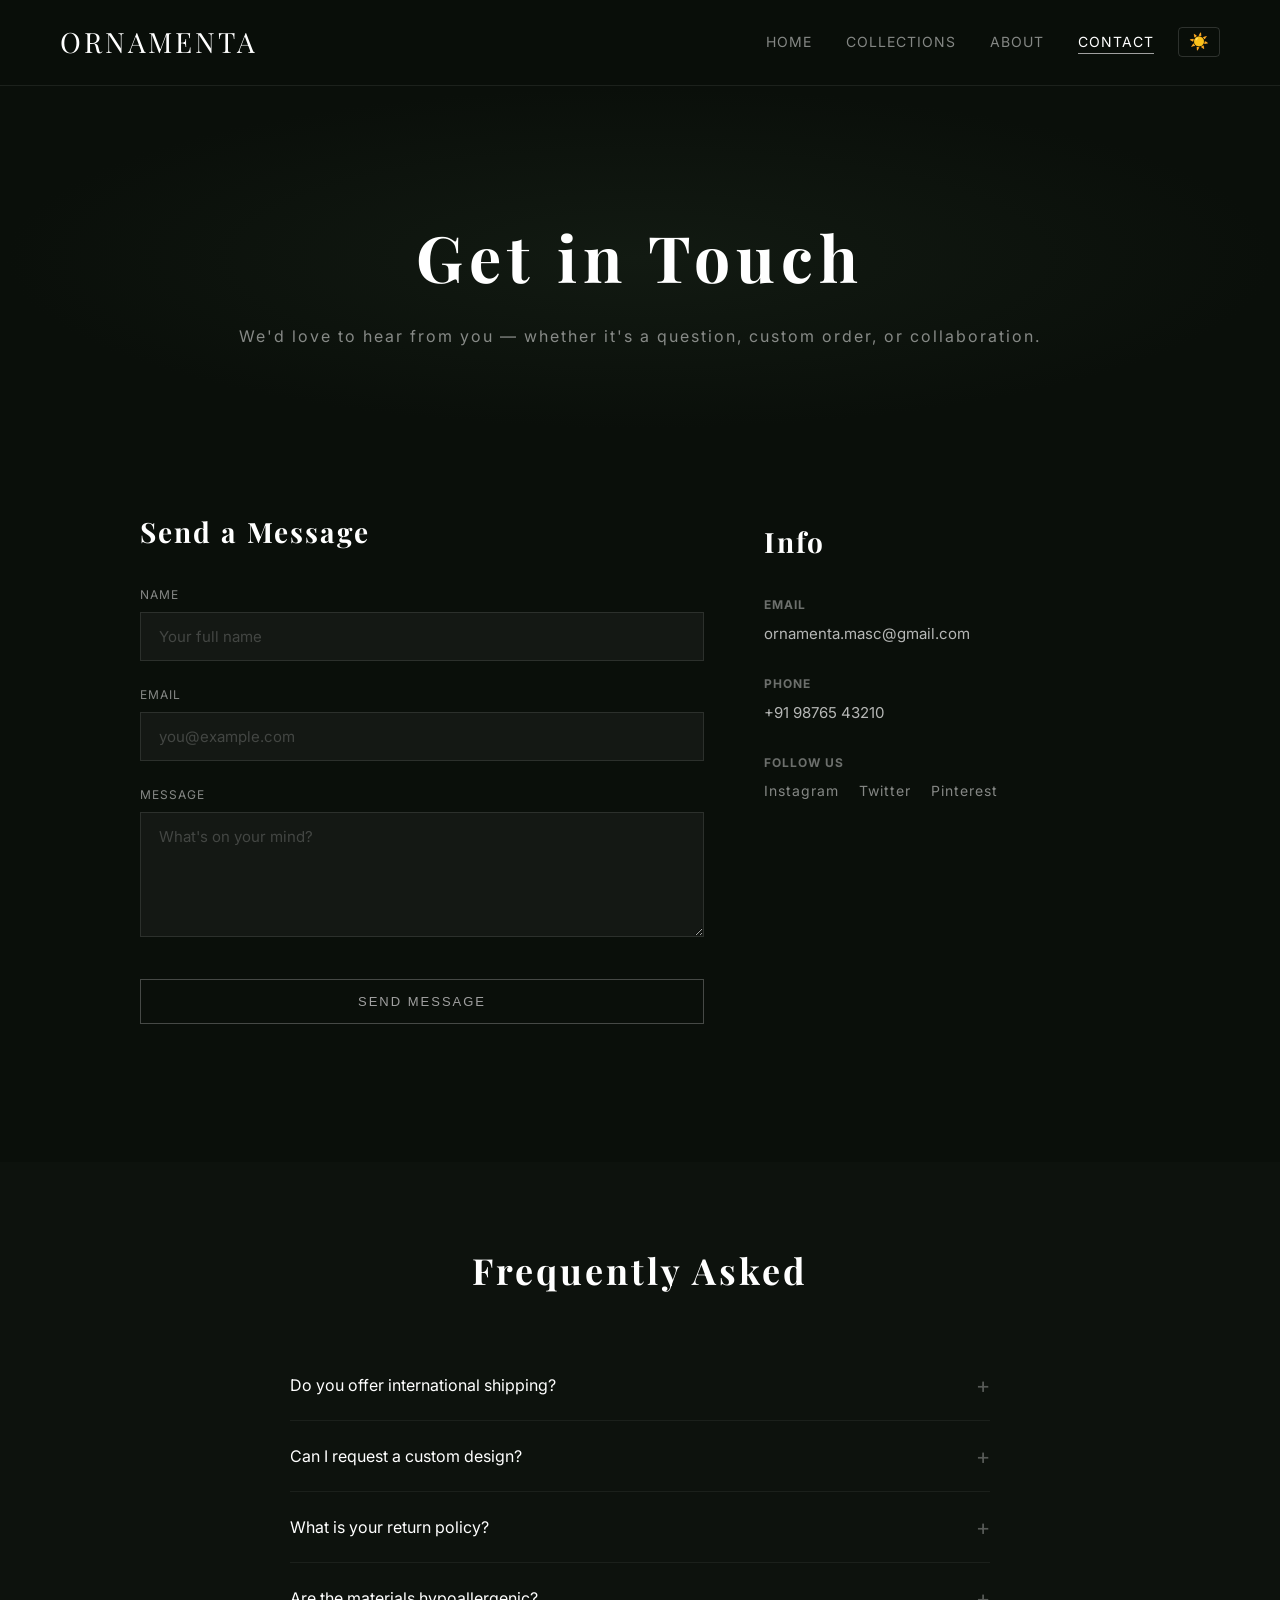
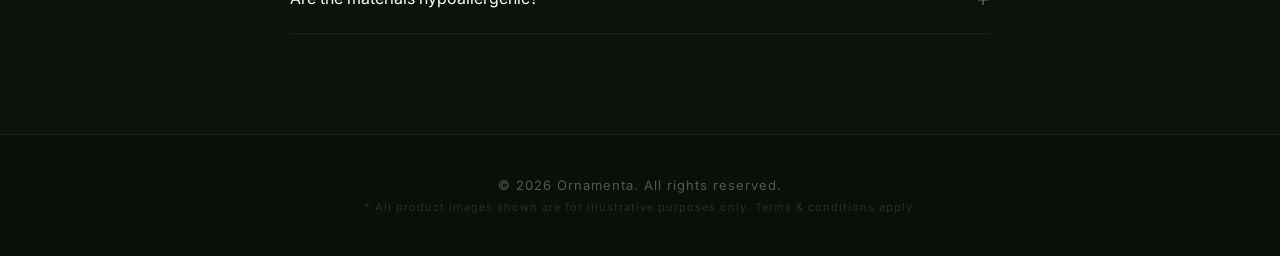
<file: contact.html>
<!DOCTYPE html>
<html lang="en">

<head>
    <meta charset="UTF-8">
    <title>Ornamenta — Contact</title>
    <meta name="description" content="Get in touch with Ornamenta. Reach out for orders, collaborations, or just to say hello.">
    <meta name="viewport" content="width=device-width, initial-scale=1.0">
    <link href="https://fonts.googleapis.com/css2?family=Playfair+Display:wght@500;700&family=Inter:wght@300;400;500&display=swap"
        rel="stylesheet">
    <link rel="stylesheet" href="style.css">
    <link rel="stylesheet" href="contact.css">
</head>

<body>

    <header>
        <div class="logo"><a href="index.html">ORNAMENTA</a></div>
        <nav>
            <a href="home.html">Home</a>
            <a href="collection.html">Collections</a>
            <a href="about.html">About</a>
            <a href="contact.html" class="active">Contact</a>
            <button id="themeToggle" class="theme-toggle" title="Toggle light/dark mode">☀️</button>
        </nav>
    </header>

    <section class="page-hero">
        <div class="fade-in">
            <h1>Get in Touch</h1>
            <p>We'd love to hear from you — whether it's a question, custom order, or collaboration.</p>
        </div>
    </section>

    <section class="contact-section">
        <div class="contact-grid">

            <div class="contact-form-wrapper fade-in">
                <h2>Send a Message</h2>
                <form class="contact-form" id="contactForm">
                    <div class="form-group">
                        <label for="name">Name</label>
                        <input type="text" id="name" name="name" placeholder="Your full name" required>
                    </div>
                    <div class="form-group">
                        <label for="email">Email</label>
                        <input type="email" id="email" name="email" placeholder="you@example.com" required>
                    </div>
                    <div class="form-group">
                        <label for="message">Message</label>
                        <textarea id="message" name="message" rows="5" placeholder="What's on your mind?" required></textarea>
                    </div>
                    <button type="submit" class="btn">Send Message</button>
                    <p class="form-success" id="formSuccess">Thank you! We'll get back to you soon.</p>
                </form>
            </div>

            <div class="contact-info fade-in">
                <h2>Info</h2>
                <div class="info-item">
                    <h4>Email</h4>
                    <p><a href="mailto:ornamenta.masc@gmail.com">ornamenta.masc@gmail.com</a></p>
                </div>
                <div class="info-item">
                    <h4>Phone</h4>
                    <p><a href="tel:+919876543210">+91 98765 43210</a></p>
                </div>
                <div class="info-item">
                    <h4>Follow Us</h4>
                    <div class="socials">
                        <a href="#">Instagram</a>
                        <a href="#">Twitter</a>
                        <a href="#">Pinterest</a>
                    </div>
                </div>
            </div>

        </div>
    </section>

    <section class="faq-section">
        <h2 class="section-title fade-in">Frequently Asked</h2>
        <div class="faq-list">
            <div class="faq-item fade-in">
                <button class="faq-question">Do you offer international shipping?</button>
                <div class="faq-answer">
                    <p>Yes! We ship worldwide. Delivery typically takes 7–14 business days depending on your location.</p>
                </div>
            </div>
            <div class="faq-item fade-in">
                <button class="faq-question">Can I request a custom design?</button>
                <div class="faq-answer">
                    <p>Absolutely. Reach out through the form above with your idea and our design team will get back to you within 48 hours.</p>
                </div>
            </div>
            <div class="faq-item fade-in">
                <button class="faq-question">What is your return policy?</button>
                <div class="faq-answer">
                    <p>We offer a 14-day no-questions-asked return policy on all unworn items in their original packaging.</p>
                </div>
            </div>
            <div class="faq-item fade-in">
                <button class="faq-question">Are the materials hypoallergenic?</button>
                <div class="faq-answer">
                    <p>Yes. All our pieces are made from surgical-grade stainless steel, titanium, or 18k gold — safe for sensitive skin.</p>
                </div>
            </div>
        </div>
    </section>

    <footer>
        &copy; 2026 Ornamenta. All rights reserved.<br>
        <span style="font-size: 11px; opacity: 0.4;">* All product images shown are for illustrative purposes only. Terms &amp; conditions apply.</span>
    </footer>

    <script src="script.js"></script>
</body>

</html>
</file>
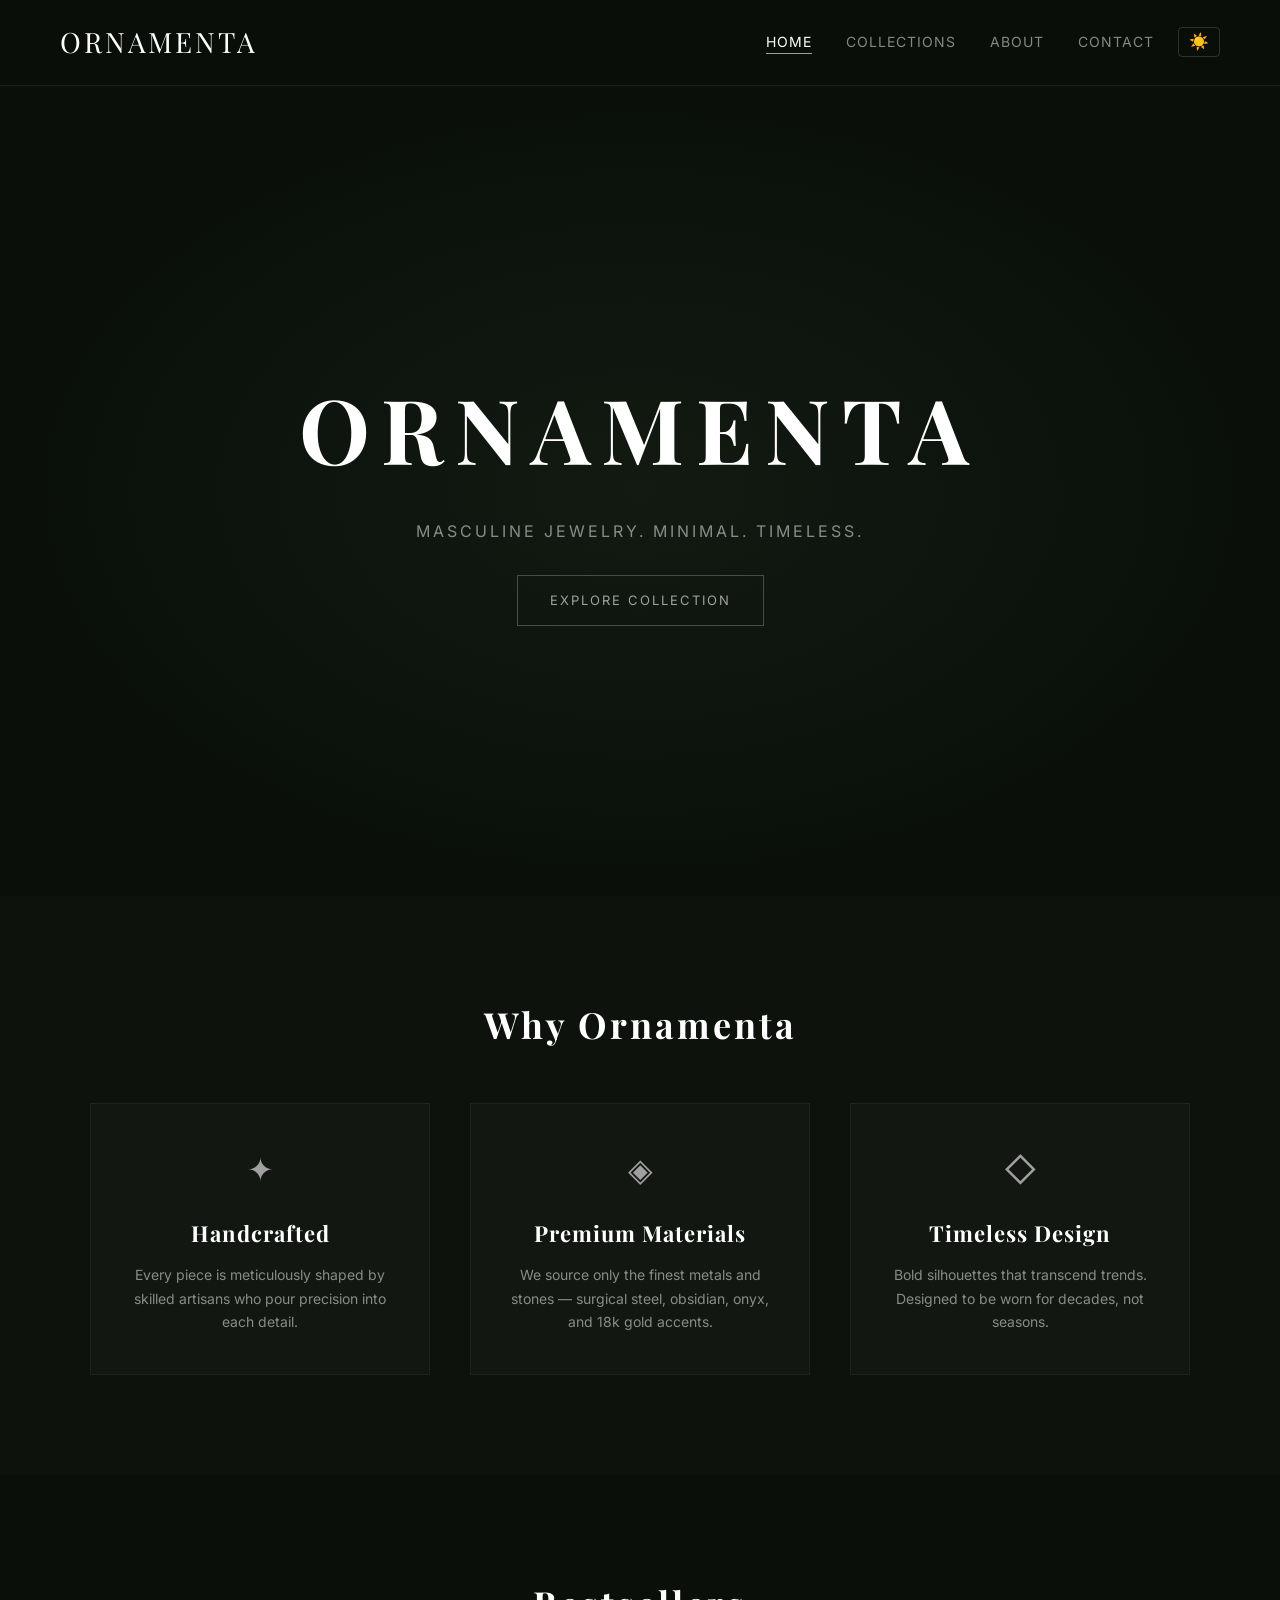
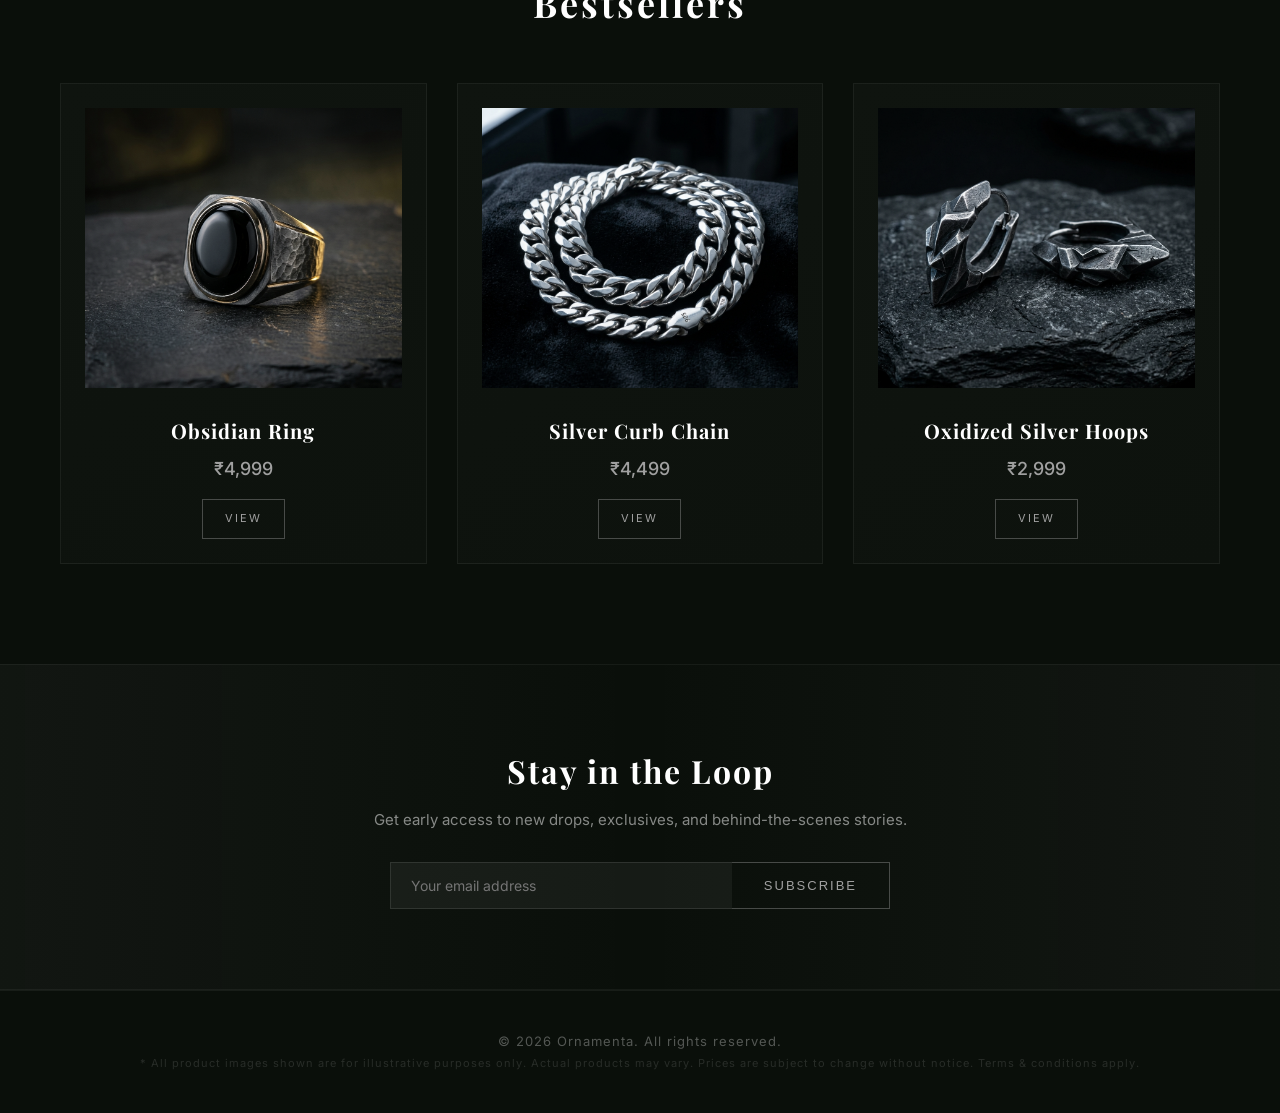
<file: home.html>
<!DOCTYPE html>
<html lang="en">

<head>
    <meta charset="UTF-8">
    <title>Ornamenta — Home</title>
    <meta name="description" content="Ornamenta — Masculine jewelry crafted with precision. Minimal, timeless, bold.">
    <meta name="viewport" content="width=device-width, initial-scale=1.0">
    <link href="https://fonts.googleapis.com/css2?family=Playfair+Display:wght@500;700&family=Inter:wght@300;400;500&display=swap"
        rel="stylesheet">
    <link rel="stylesheet" href="style.css">
    <link rel="stylesheet" href="home.css">
</head>

<body>

    <header>
        <div class="logo"><a href="index.html">ORNAMENTA</a></div>
        <nav>
            <a href="home.html" class="active">Home</a>
            <a href="collection.html">Collections</a>
            <a href="about.html">About</a>
            <a href="contact.html">Contact</a>
            <button id="themeToggle" class="theme-toggle" title="Toggle light/dark mode">☀️</button>
        </nav>
    </header>

    <section class="hero">
        <div class="fade-in">
            <h1>ORNAMENTA</h1>
            <p>Masculine Jewelry. Minimal. Timeless.</p>
            <a href="collection.html" class="btn">Explore Collection</a>
        </div>
    </section>

    <section class="features-section">
        <h2 class="section-title fade-in">Why Ornamenta</h2>
        <div class="features-grid">
            <div class="feature-card fade-in">
                <div class="feature-icon">&#10022;</div>
                <h3>Handcrafted</h3>
                <p>Every piece is meticulously shaped by skilled artisans who pour precision into each detail.</p>
            </div>
            <div class="feature-card fade-in">
                <div class="feature-icon">&#9672;</div>
                <h3>Premium Materials</h3>
                <p>We source only the finest metals and stones — surgical steel, obsidian, onyx, and 18k gold accents.</p>
            </div>
            <div class="feature-card fade-in">
                <div class="feature-icon">&#9671;</div>
                <h3>Timeless Design</h3>
                <p>Bold silhouettes that transcend trends. Designed to be worn for decades, not seasons.</p>
            </div>
        </div>
    </section>

    <section class="products">
        <h2 class="section-title fade-in">Bestsellers</h2>
        <div class="grid">
            <div class="card fade-in">
                <img src="images/obsidian-ring.png" alt="Obsidian Ring">
                <h3>Obsidian Ring</h3>
                <p class="price">&#8377;4,999</p>
                <a href="collection.html" class="btn btn-sm">View</a>
            </div>
            <div class="card fade-in">
                <img src="images/silver-chain.png" alt="Silver Curb Chain">
                <h3>Silver Curb Chain</h3>
                <p class="price">&#8377;4,499</p>
                <a href="collection.html" class="btn btn-sm">View</a>
            </div>
            <div class="card fade-in">
                <img src="images/silver-earrings.png" alt="Oxidized Silver Hoops">
                <h3>Oxidized Silver Hoops</h3>
                <p class="price">&#8377;2,999</p>
                <a href="collection.html" class="btn btn-sm">View</a>
            </div>
        </div>
    </section>

    <section class="newsletter fade-in">
        <h2>Stay in the Loop</h2>
        <p>Get early access to new drops, exclusives, and behind-the-scenes stories.</p>
        <form class="newsletter-form" id="newsletterForm">
            <input type="email" placeholder="Your email address" required>
            <button type="submit" class="btn">Subscribe</button>
        </form>
    </section>

    <footer>
        &copy; 2026 Ornamenta. All rights reserved.<br>
        <span style="font-size: 11px; opacity: 0.4;">* All product images shown are for illustrative purposes only. Actual products may vary. Prices are subject to change without notice. Terms &amp; conditions apply.</span>
    </footer>

    <script src="script.js"></script>
</body>

</html>
</file>
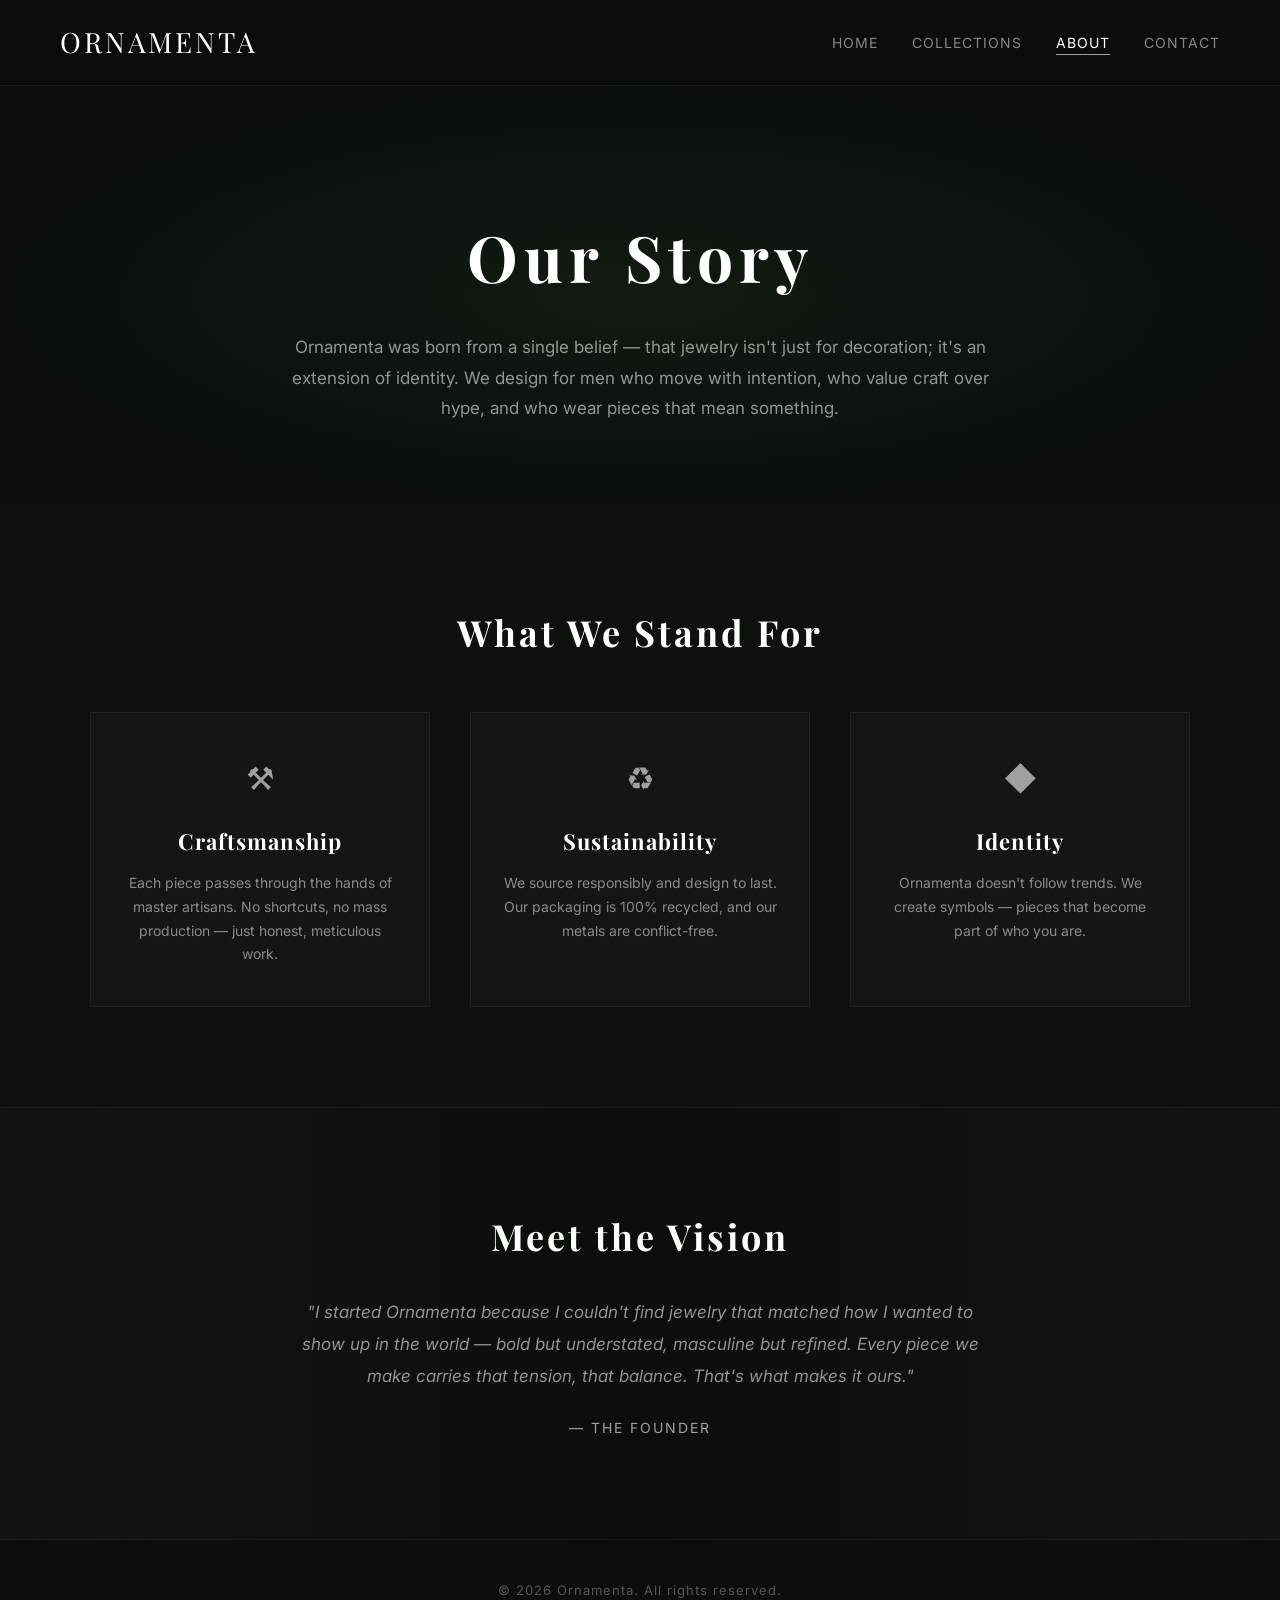
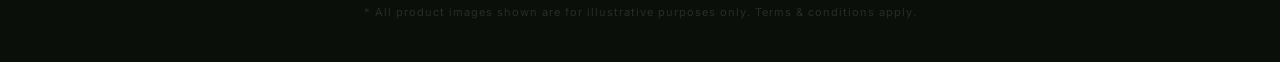
<file: BACKUP/about.html>
<!DOCTYPE html>
<html lang="en">

<head>
    <meta charset="UTF-8">
    <title>Ornamenta — About</title>
    <meta name="description" content="The story behind Ornamenta — crafted for men who value identity, precision, and timeless design.">
    <meta name="viewport" content="width=device-width, initial-scale=1.0">
    <link href="https://fonts.googleapis.com/css2?family=Playfair+Display:wght@500;700&family=Inter:wght@300;400;500&display=swap"
        rel="stylesheet">
    <link rel="stylesheet" href="style.css">
    <link rel="stylesheet" href="about.css">
</head>

<body>

    <header>
        <div class="logo"><a href="index.html">ORNAMENTA</a></div>
        <nav>
            <a href="home.html">Home</a>
            <a href="collection.html">Collections</a>
            <a href="about.html" class="active">About</a>
            <a href="contact.html">Contact</a>
        </nav>
    </header>

    <!-- our story -->
    <section class="about-hero">
        <div class="fade-in">
            <h1>Our Story</h1>
            <p class="about-intro">
                Ornamenta was born from a single belief — that jewelry isn't just for decoration;
                it's an extension of identity. We design for men who move with intention, who value
                craft over hype, and who wear pieces that mean something.
            </p>
        </div>
    </section>

    <!-- values -->
    <section class="values-section">
        <h2 class="section-title fade-in">What We Stand For</h2>
        <div class="values-grid">
            <div class="value-card fade-in">
                <div class="value-icon">&#9874;</div>
                <h3>Craftsmanship</h3>
                <p>Each piece passes through the hands of master artisans. No shortcuts, no mass production — just honest, meticulous work.</p>
            </div>
            <div class="value-card fade-in">
                <div class="value-icon">&#9851;</div>
                <h3>Sustainability</h3>
                <p>We source responsibly and design to last. Our packaging is 100% recycled, and our metals are conflict-free.</p>
            </div>
            <div class="value-card fade-in">
                <div class="value-icon">&#9670;</div>
                <h3>Identity</h3>
                <p>Ornamenta doesn't follow trends. We create symbols — pieces that become part of who you are.</p>
            </div>
        </div>
    </section>

    <!-- founder quote -->
    <section class="founder-section fade-in">
        <div class="founder-content">
            <h2 class="section-title">Meet the Vision</h2>
            <p>
                "I started Ornamenta because I couldn't find jewelry that matched how I wanted
                to show up in the world — bold but understated, masculine but refined. Every
                piece we make carries that tension, that balance. That's what makes it ours."
            </p>
            <span class="founder-name">— The Founder</span>
        </div>
    </section>

    <footer>
        &copy; 2026 Ornamenta. All rights reserved.<br>
        <span style="font-size: 11px; opacity: 0.4;">* All product images shown are for illustrative purposes only. Terms &amp; conditions apply.</span>
    </footer>

    <script src="script.js"></script>
</body>

</html>
</file>
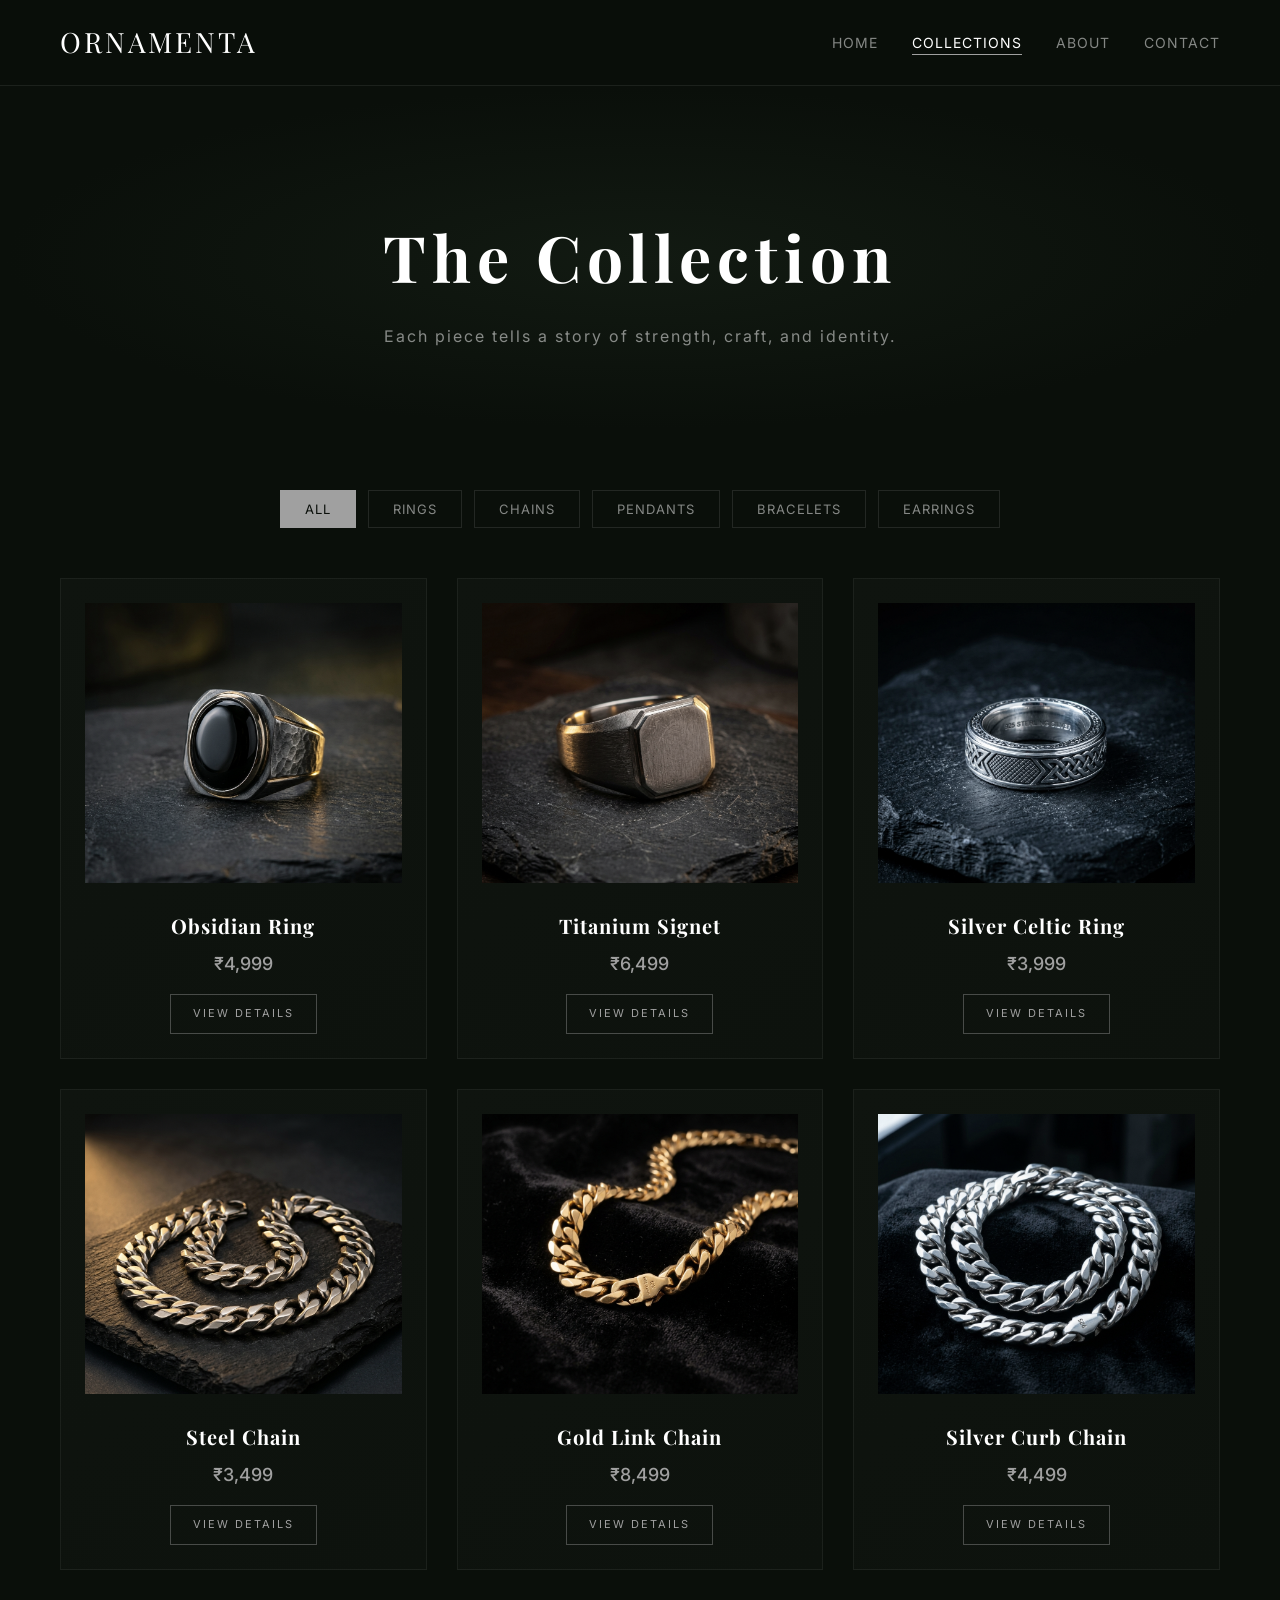
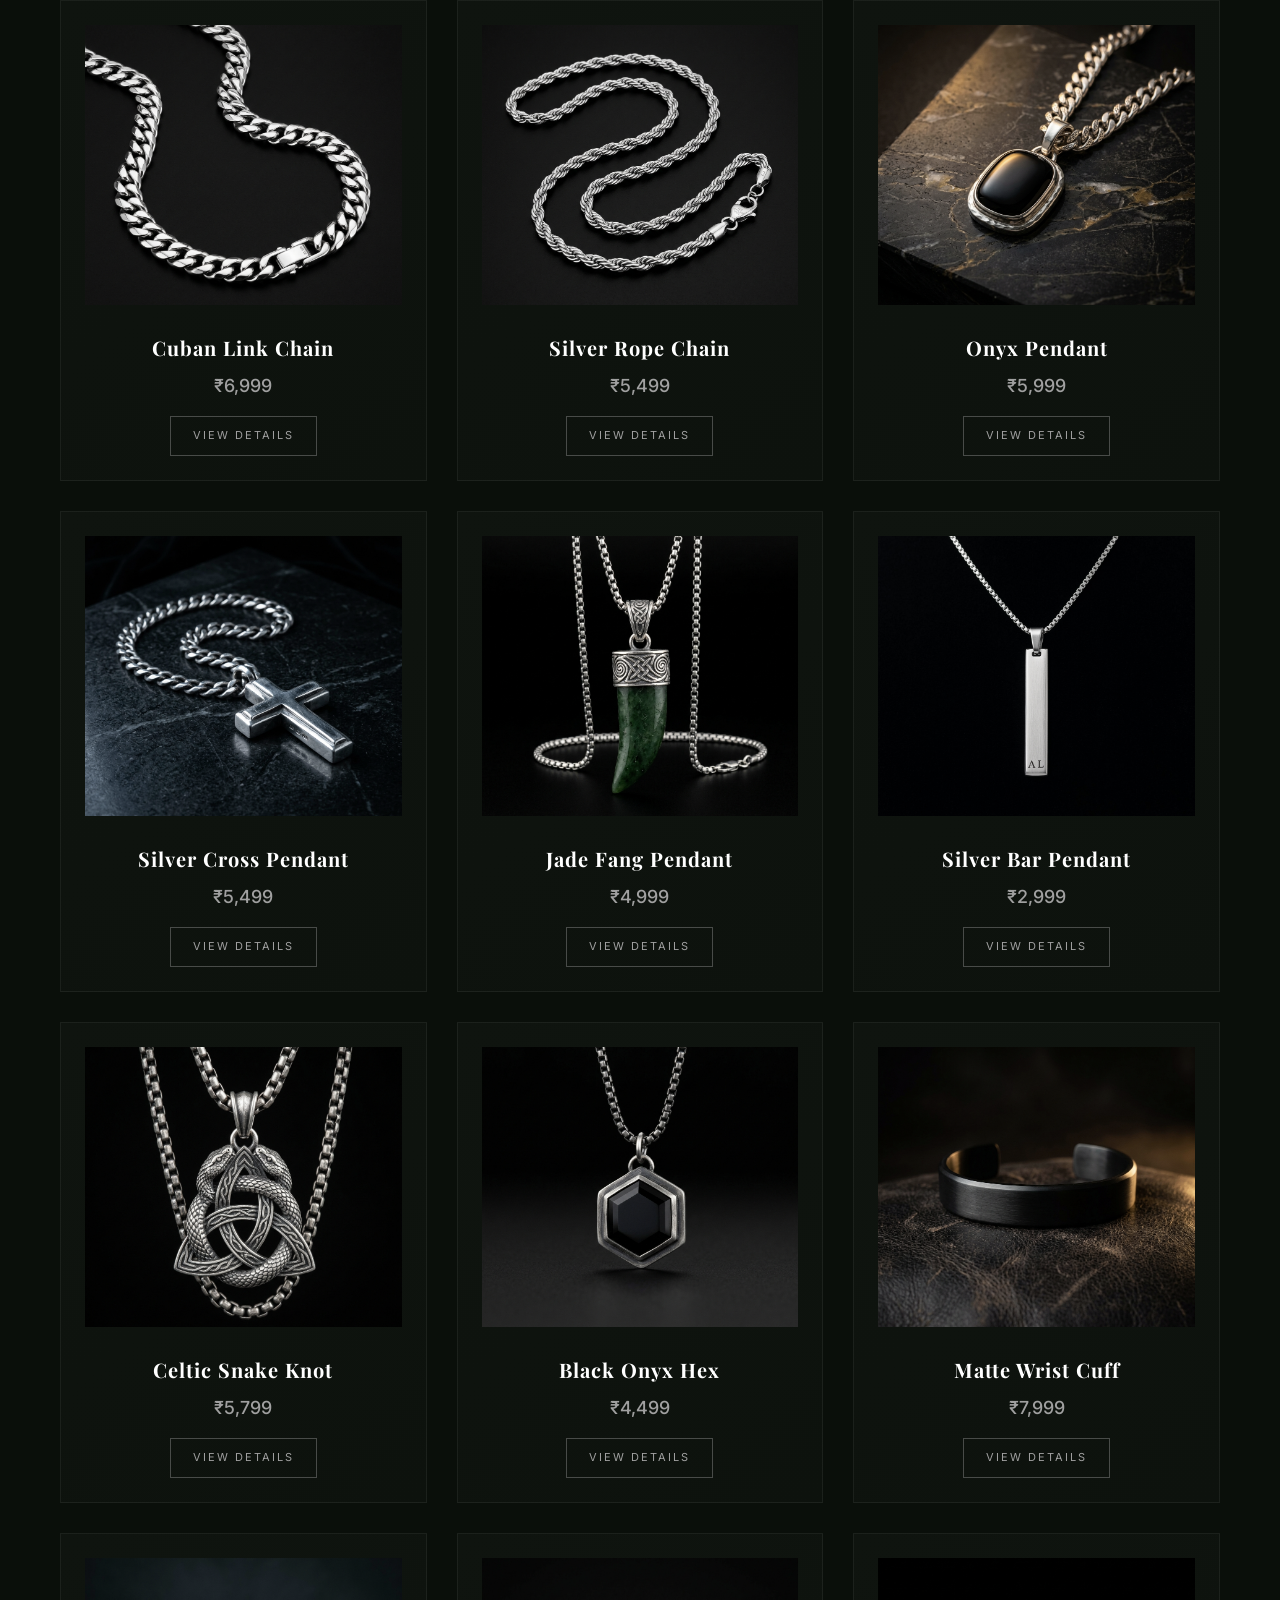
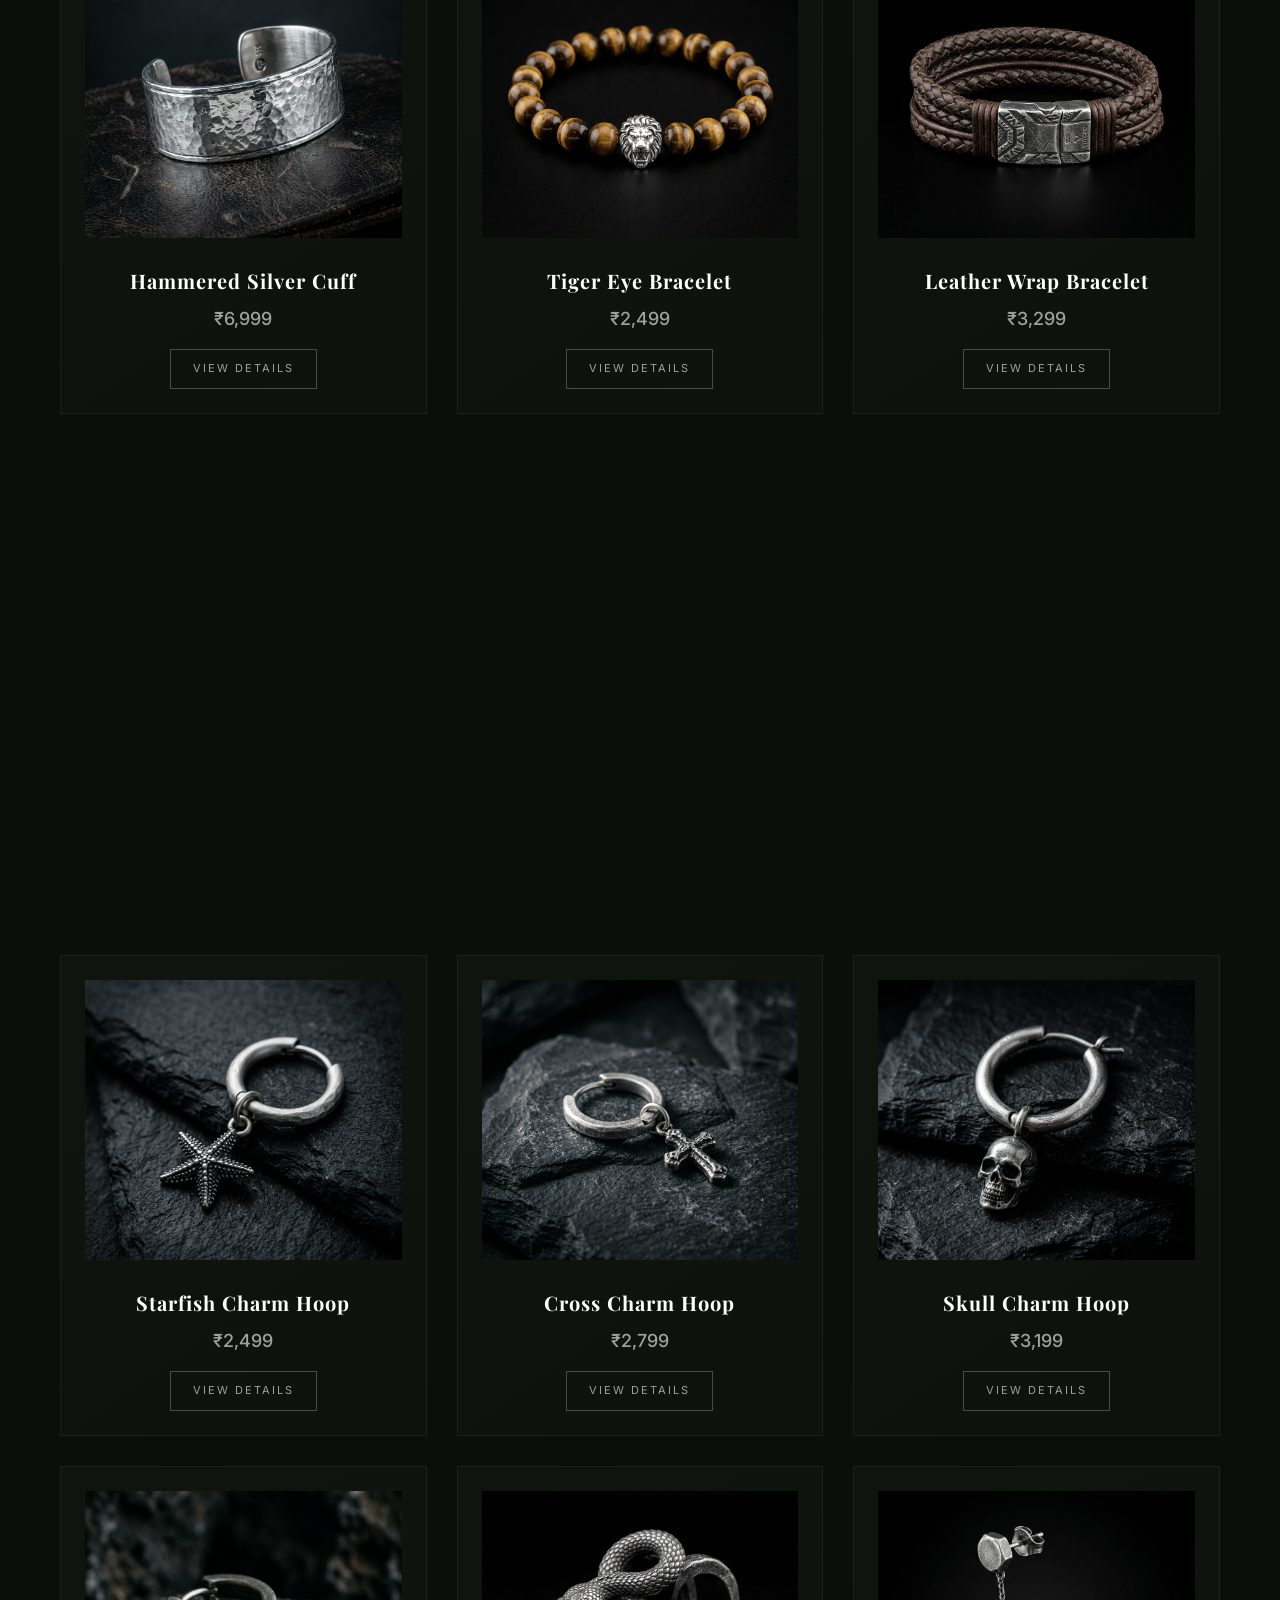
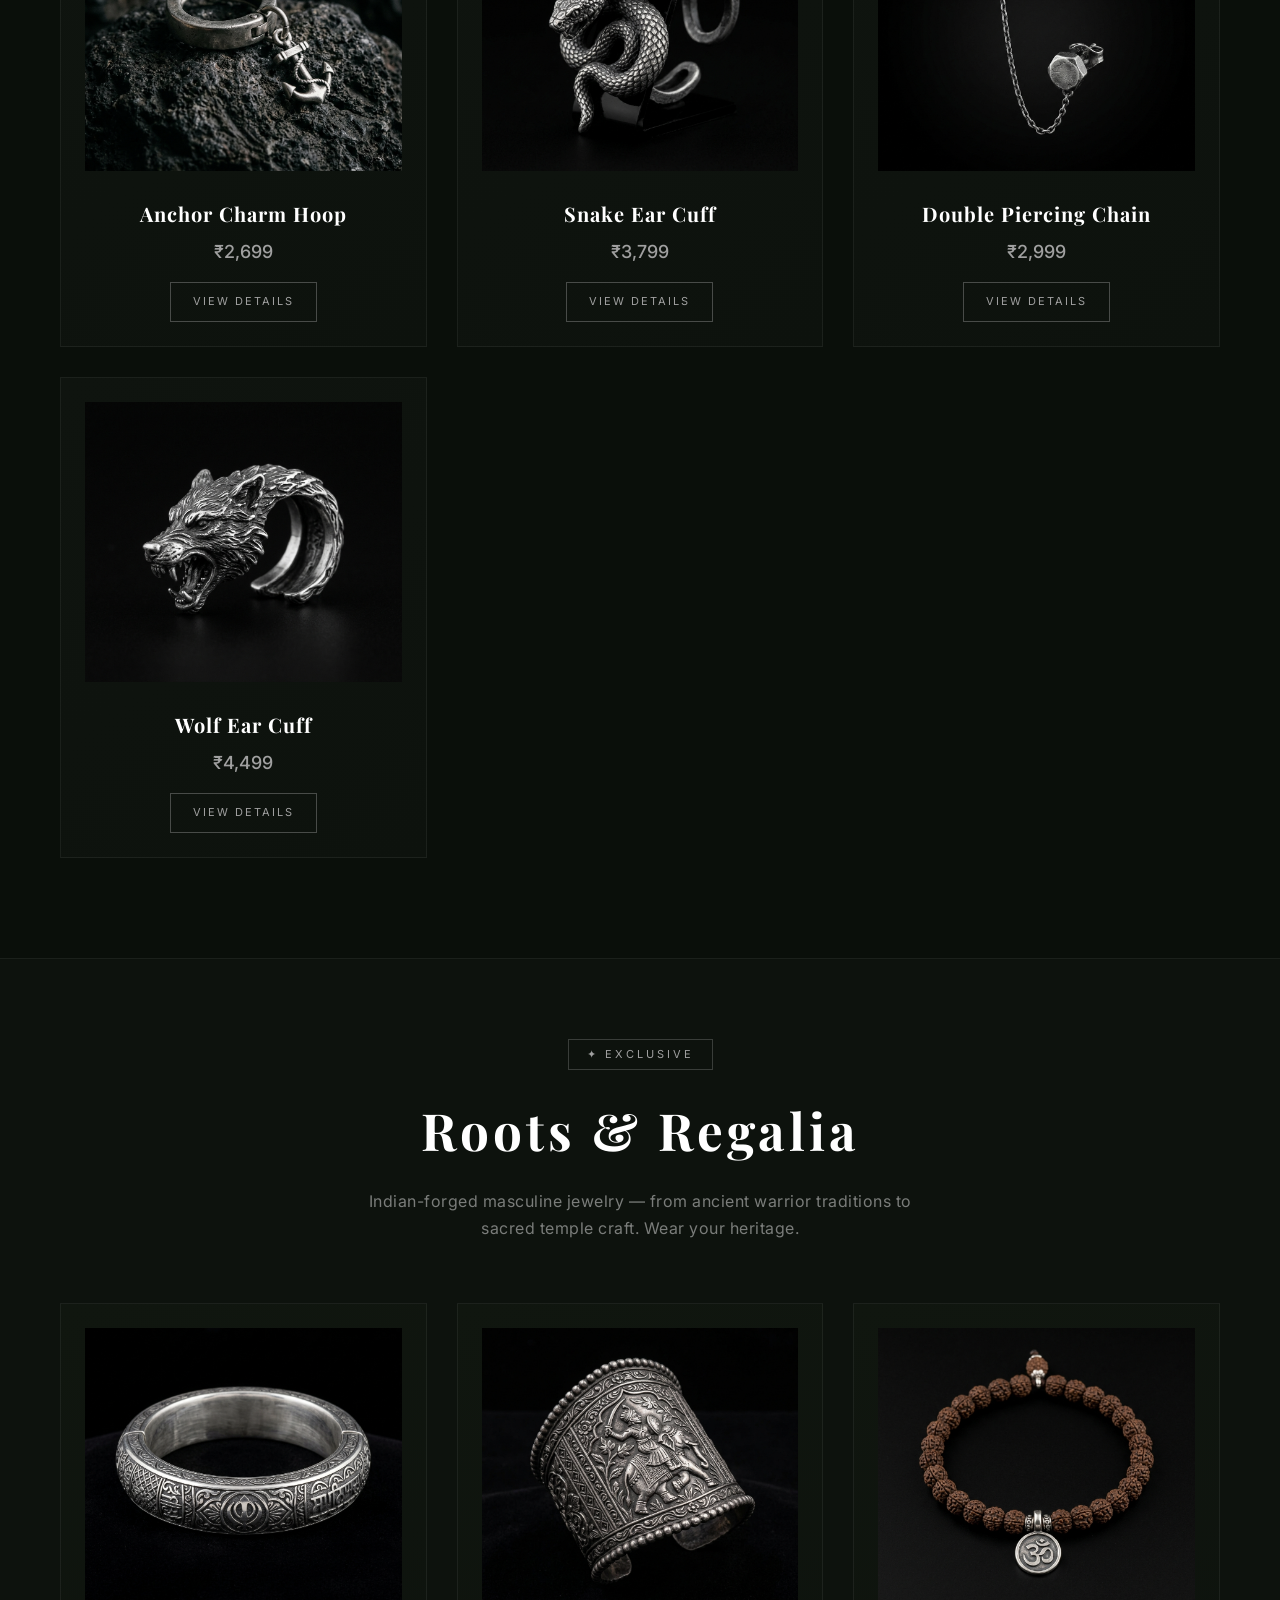
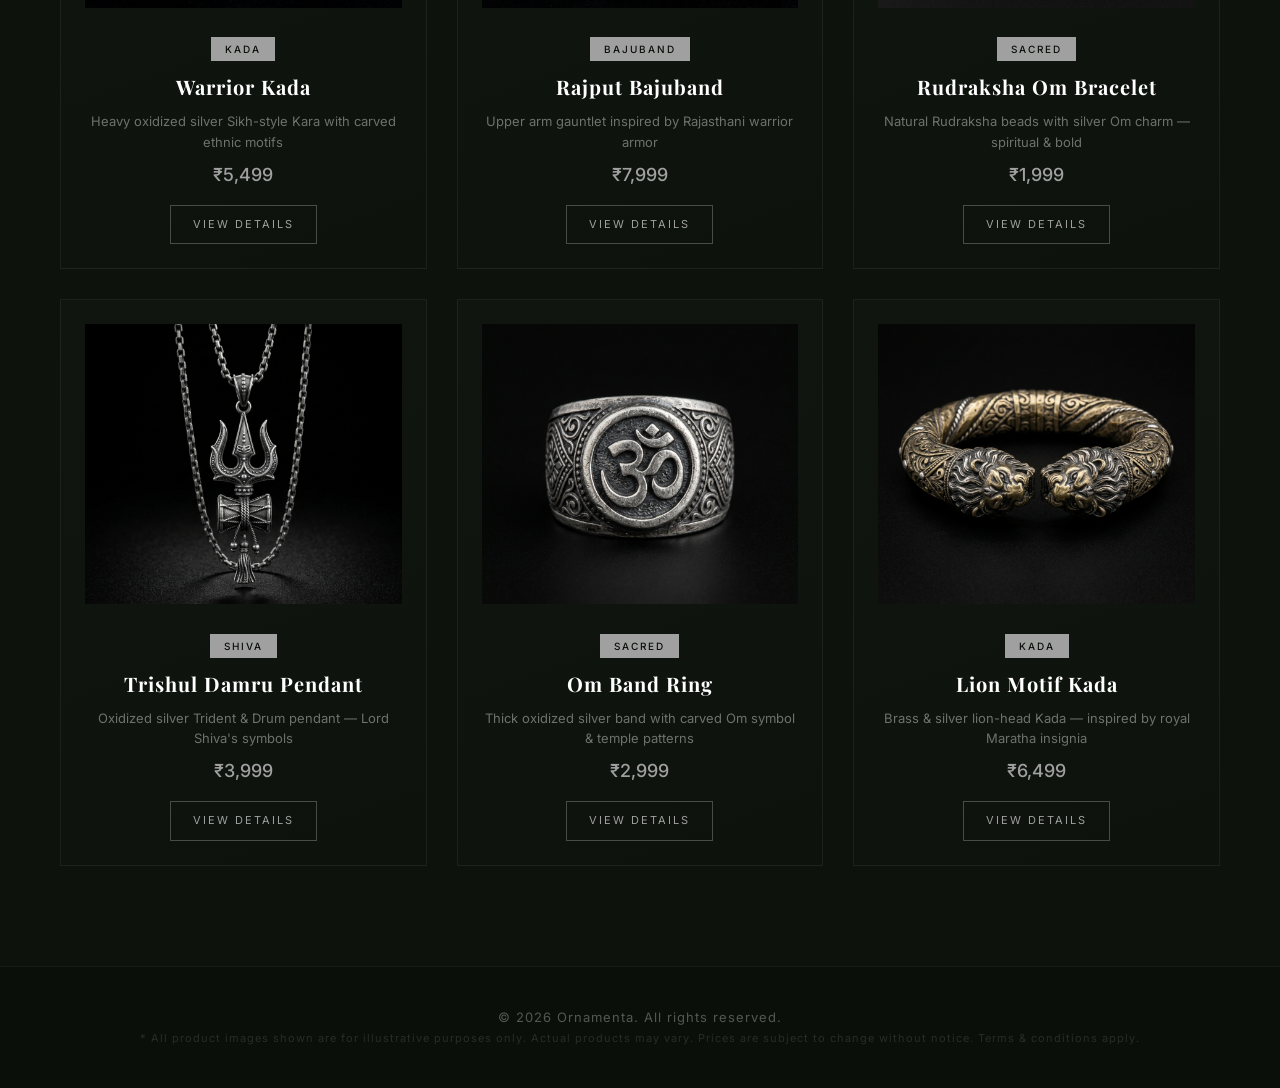
<file: BACKUP/collection.html>
<!DOCTYPE html>
<html lang="en">

<head>
    <meta charset="UTF-8">
    <title>Ornamenta — Collections</title>
    <meta name="description" content="Explore the Ornamenta collection — rings, chains, pendants, bracelets, earrings, and our exclusive Heritage Collection of Indian masculine jewelry.">
    <meta name="viewport" content="width=device-width, initial-scale=1.0">
    <link href="https://fonts.googleapis.com/css2?family=Playfair+Display:wght@500;700&family=Inter:wght@300;400;500&display=swap"
        rel="stylesheet">
    <link rel="stylesheet" href="style.css">
    <link rel="stylesheet" href="collection.css">
</head>

<body>

    <header>
        <div class="logo"><a href="index.html">ORNAMENTA</a></div>
        <nav>
            <a href="home.html">Home</a>
            <a href="collection.html" class="active">Collections</a>
            <a href="about.html">About</a>
            <a href="contact.html">Contact</a>
        </nav>
    </header>

    <!-- hero -->
    <section class="page-hero">
        <div class="fade-in">
            <h1>The Collection</h1>
            <p>Each piece tells a story of strength, craft, and identity.</p>
        </div>
    </section>

    <!-- filter + products -->
    <section class="collection-section">
        <div class="filter-tabs fade-in">
            <button class="filter-tab active" data-filter="all">All</button>
            <button class="filter-tab" data-filter="rings">Rings</button>
            <button class="filter-tab" data-filter="chains">Chains</button>
            <button class="filter-tab" data-filter="pendants">Pendants</button>
            <button class="filter-tab" data-filter="bracelets">Bracelets</button>
            <button class="filter-tab" data-filter="earrings">Earrings</button>
        </div>

        <div class="grid collection-grid">

            
            <!-- rings -->
            <div class="card fade-in" data-category="rings">
                <img src="images/obsidian-ring.png" alt="Obsidian Ring">
                <h3>Obsidian Ring</h3>
                <p class="price">&#8377;4,999</p>
                <a href="#" class="btn btn-sm">View Details</a>
            </div>

            <div class="card fade-in" data-category="rings">
                <img src="images/titanium-signet.png" alt="Titanium Signet">
                <h3>Titanium Signet</h3>
                <p class="price">&#8377;6,499</p>
                <a href="#" class="btn btn-sm">View Details</a>
            </div>

            <div class="card fade-in" data-category="rings">
                <img src="images/silver-ring.png" alt="Silver Celtic Ring">
                <h3>Silver Celtic Ring</h3>
                <p class="price">&#8377;3,999</p>
                <a href="#" class="btn btn-sm">View Details</a>
            </div>

            <!-- chains -->
            <div class="card fade-in" data-category="chains">
                <img src="images/steel-chain.png" alt="Steel Chain">
                <h3>Steel Chain</h3>
                <p class="price">&#8377;3,499</p>
                <a href="#" class="btn btn-sm">View Details</a>
            </div>

            <div class="card fade-in" data-category="chains">
                <img src="images/gold-link-chain.png" alt="Gold Link Chain">
                <h3>Gold Link Chain</h3>
                <p class="price">&#8377;8,499</p>
                <a href="#" class="btn btn-sm">View Details</a>
            </div>

            <div class="card fade-in" data-category="chains">
                <img src="images/silver-chain.png" alt="Silver Curb Chain">
                <h3>Silver Curb Chain</h3>
                <p class="price">&#8377;4,499</p>
                <a href="#" class="btn btn-sm">View Details</a>
            </div>

            <div class="card fade-in" data-category="chains">
                <img src="images/cuban-link-chain.png" alt="Cuban Link Chain">
                <h3>Cuban Link Chain</h3>
                <p class="price">&#8377;6,999</p>
                <a href="#" class="btn btn-sm">View Details</a>
            </div>

            <div class="card fade-in" data-category="chains">
                <img src="images/rope-chain-silver.png" alt="Silver Rope Chain">
                <h3>Silver Rope Chain</h3>
                <p class="price">&#8377;5,499</p>
                <a href="#" class="btn btn-sm">View Details</a>
            </div>

            <!-- pendants -->
            <div class="card fade-in" data-category="pendants">
                <img src="images/onyx-pendant.png" alt="Onyx Pendant">
                <h3>Onyx Pendant</h3>
                <p class="price">&#8377;5,999</p>
                <a href="#" class="btn btn-sm">View Details</a>
            </div>

            <div class="card fade-in" data-category="pendants">
                <img src="images/silver-pendant.png" alt="Silver Cross Pendant">
                <h3>Silver Cross Pendant</h3>
                <p class="price">&#8377;5,499</p>
                <a href="#" class="btn btn-sm">View Details</a>
            </div>

            <div class="card fade-in" data-category="pendants">
                <img src="images/jade-fang-pendant.png" alt="Jade Fang Pendant">
                <h3>Jade Fang Pendant</h3>
                <p class="price">&#8377;4,999</p>
                <a href="#" class="btn btn-sm">View Details</a>
            </div>

            <div class="card fade-in" data-category="pendants">
                <img src="images/silver-bar-pendant.png" alt="Silver Bar Pendant">
                <h3>Silver Bar Pendant</h3>
                <p class="price">&#8377;2,999</p>
                <a href="#" class="btn btn-sm">View Details</a>
            </div>

            <div class="card fade-in" data-category="pendants">
                <img src="images/celtic-snake-pendant.png" alt="Celtic Snake Knot Pendant">
                <h3>Celtic Snake Knot</h3>
                <p class="price">&#8377;5,799</p>
                <a href="#" class="btn btn-sm">View Details</a>
            </div>

            <div class="card fade-in" data-category="pendants">
                <img src="images/black-onyx-hex-pendant.png" alt="Black Onyx Hex Pendant">
                <h3>Black Onyx Hex</h3>
                <p class="price">&#8377;4,499</p>
                <a href="#" class="btn btn-sm">View Details</a>
            </div>

            <!-- bracelets -->
            <div class="card fade-in" data-category="bracelets">
                <img src="images/matte-cuff.png" alt="Matte Wrist Cuff">
                <h3>Matte Wrist Cuff</h3>
                <p class="price">&#8377;7,999</p>
                <a href="#" class="btn btn-sm">View Details</a>
            </div>

            <div class="card fade-in" data-category="bracelets">
                <img src="images/silver-cuff.png" alt="Hammered Silver Cuff">
                <h3>Hammered Silver Cuff</h3>
                <p class="price">&#8377;6,999</p>
                <a href="#" class="btn btn-sm">View Details</a>
            </div>

            <div class="card fade-in" data-category="bracelets">
                <img src="images/tiger-eye-bracelet.png" alt="Tiger Eye Bracelet">
                <h3>Tiger Eye Bracelet</h3>
                <p class="price">&#8377;2,499</p>
                <a href="#" class="btn btn-sm">View Details</a>
            </div>

            <div class="card fade-in" data-category="bracelets">
                <img src="images/leather-wrap-bracelet.png" alt="Leather Wrap Bracelet">
                <h3>Leather Wrap Bracelet</h3>
                <p class="price">&#8377;3,299</p>
                <a href="#" class="btn btn-sm">View Details</a>
            </div>

            <!-- earrings -->
            <div class="card fade-in" data-category="earrings">
                <img src="images/silver-earrings.png" alt="Oxidized Silver Hoops">
                <h3>Oxidized Silver Hoops</h3>
                <p class="price">&#8377;2,999</p>
                <a href="#" class="btn btn-sm">View Details</a>
            </div>

            <div class="card fade-in" data-category="earrings">
                <img src="images/black-stud-earrings.png" alt="Onyx Gold Studs">
                <h3>Onyx Gold Studs</h3>
                <p class="price">&#8377;3,299</p>
                <a href="#" class="btn btn-sm">View Details</a>
            </div>

            <div class="card fade-in" data-category="earrings">
                <img src="images/dragon-ear-cuff.png" alt="Dragon Ear Cuff">
                <h3>Dragon Ear Cuff</h3>
                <p class="price">&#8377;4,999</p>
                <a href="#" class="btn btn-sm">View Details</a>
            </div>

            <div class="card fade-in" data-category="earrings">
                <img src="images/starfish-charm-hoop.png" alt="Starfish Charm Hoop">
                <h3>Starfish Charm Hoop</h3>
                <p class="price">&#8377;2,499</p>
                <a href="#" class="btn btn-sm">View Details</a>
            </div>

            <div class="card fade-in" data-category="earrings">
                <img src="images/cross-charm-hoop.png" alt="Cross Charm Hoop">
                <h3>Cross Charm Hoop</h3>
                <p class="price">&#8377;2,799</p>
                <a href="#" class="btn btn-sm">View Details</a>
            </div>

            <div class="card fade-in" data-category="earrings">
                <img src="images/skull-charm-hoop.png" alt="Skull Charm Hoop">
                <h3>Skull Charm Hoop</h3>
                <p class="price">&#8377;3,199</p>
                <a href="#" class="btn btn-sm">View Details</a>
            </div>

            <div class="card fade-in" data-category="earrings">
                <img src="images/anchor-charm-hoop.png" alt="Anchor Charm Hoop">
                <h3>Anchor Charm Hoop</h3>
                <p class="price">&#8377;2,699</p>
                <a href="#" class="btn btn-sm">View Details</a>
            </div>

            <div class="card fade-in" data-category="earrings">
                <img src="images/snake-ear-cuff.png" alt="Snake Ear Cuff">
                <h3>Snake Ear Cuff</h3>
                <p class="price">&#8377;3,799</p>
                <a href="#" class="btn btn-sm">View Details</a>
            </div>

            <div class="card fade-in" data-category="earrings">
                <img src="images/double-piercing-chain.png" alt="Double Piercing Chain">
                <h3>Double Piercing Chain</h3>
                <p class="price">&#8377;2,999</p>
                <a href="#" class="btn btn-sm">View Details</a>
            </div>

            <div class="card fade-in" data-category="earrings">
                <img src="images/wolf-ear-cuff.png" alt="Wolf Ear Cuff">
                <h3>Wolf Ear Cuff</h3>
                <p class="price">&#8377;4,499</p>
                <a href="#" class="btn btn-sm">View Details</a>
            </div>

        </div>
    </section>

    <!-- heritage collection - indian jewels -->
    <section class="heritage-section">
        <div class="heritage-header fade-in">
            <span class="heritage-tag">&#10022; Exclusive</span>
            <h2 class="heritage-title">Roots &amp; Regalia</h2>
            <p class="heritage-subtitle">Indian-forged masculine jewelry — from ancient warrior traditions to sacred temple craft. Wear your heritage.</p>
        </div>

        <div class="grid heritage-grid">
            <div class="card heritage-card fade-in">
                <img src="images/silver-kada.png" alt="Silver Kada">
                <div class="heritage-badge">Kada</div>
                <h3>Warrior Kada</h3>
                <p class="heritage-desc">Heavy oxidized silver Sikh-style Kara with carved ethnic motifs</p>
                <p class="price">&#8377;5,499</p>
                <a href="#" class="btn btn-sm">View Details</a>
            </div>

            <div class="card heritage-card fade-in">
                <img src="images/arm-bajuband.png" alt="Arm Bajuband">
                <div class="heritage-badge">Bajuband</div>
                <h3>Rajput Bajuband</h3>
                <p class="heritage-desc">Upper arm gauntlet inspired by Rajasthani warrior armor</p>
                <p class="price">&#8377;7,999</p>
                <a href="#" class="btn btn-sm">View Details</a>
            </div>

            <div class="card heritage-card fade-in">
                <img src="images/rudraksha-bracelet.png" alt="Rudraksha Bracelet">
                <div class="heritage-badge">Sacred</div>
                <h3>Rudraksha Om Bracelet</h3>
                <p class="heritage-desc">Natural Rudraksha beads with silver Om charm — spiritual &amp; bold</p>
                <p class="price">&#8377;1,999</p>
                <a href="#" class="btn btn-sm">View Details</a>
            </div>

            <div class="card heritage-card fade-in">
                <img src="images/trishul-pendant.png" alt="Trishul Pendant">
                <div class="heritage-badge">Shiva</div>
                <h3>Trishul Damru Pendant</h3>
                <p class="heritage-desc">Oxidized silver Trident &amp; Drum pendant — Lord Shiva's symbols</p>
                <p class="price">&#8377;3,999</p>
                <a href="#" class="btn btn-sm">View Details</a>
            </div>

            <div class="card heritage-card fade-in">
                <img src="images/om-silver-ring.png" alt="Om Ring">
                <div class="heritage-badge">Sacred</div>
                <h3>Om Band Ring</h3>
                <p class="heritage-desc">Thick oxidized silver band with carved Om symbol &amp; temple patterns</p>
                <p class="price">&#8377;2,999</p>
                <a href="#" class="btn btn-sm">View Details</a>
            </div>

            <div class="card heritage-card fade-in">
                <img src="images/lion-kada.png" alt="Lion Kada">
                <div class="heritage-badge">Kada</div>
                <h3>Lion Motif Kada</h3>
                <p class="heritage-desc">Brass &amp; silver lion-head Kada — inspired by royal Maratha insignia</p>
                <p class="price">&#8377;6,499</p>
                <a href="#" class="btn btn-sm">View Details</a>
            </div>
        </div>
    </section>

    <footer>
        &copy; 2026 Ornamenta. All rights reserved.<br>
        <span style="font-size: 11px; opacity: 0.4;">* All product images shown are for illustrative purposes only. Actual products may vary. Prices are subject to change without notice. Terms &amp; conditions apply.</span>
    </footer>
    <script src="script.js"></script>
</body>

</html>
</file>
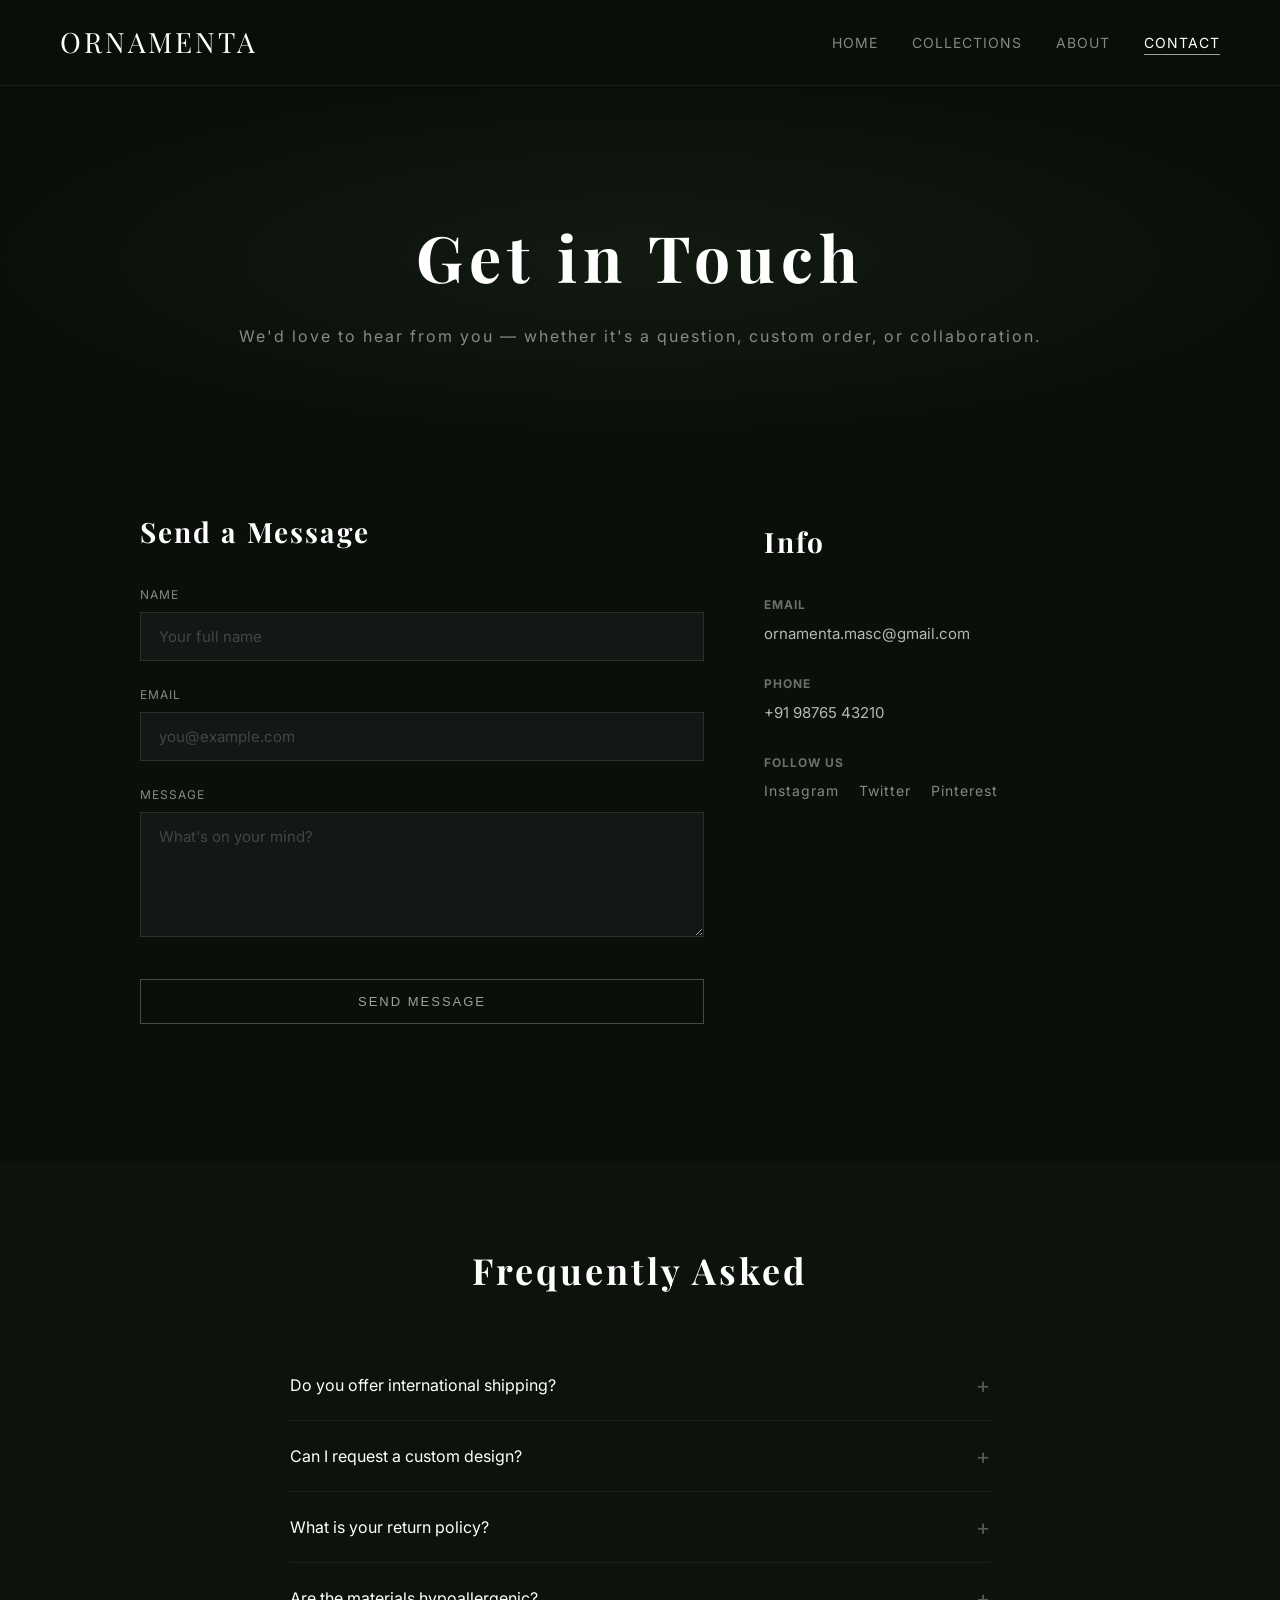
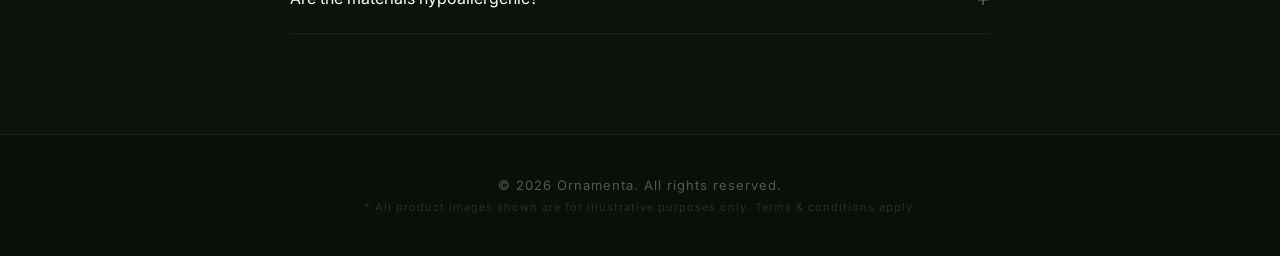
<file: BACKUP/contact.html>
<!DOCTYPE html>
<html lang="en">

<head>
    <meta charset="UTF-8">
    <title>Ornamenta — Contact</title>
    <meta name="description" content="Get in touch with Ornamenta. Reach out for orders, collaborations, or just to say hello.">
    <meta name="viewport" content="width=device-width, initial-scale=1.0">
    <link href="https://fonts.googleapis.com/css2?family=Playfair+Display:wght@500;700&family=Inter:wght@300;400;500&display=swap"
        rel="stylesheet">
    <link rel="stylesheet" href="style.css">
    <link rel="stylesheet" href="contact.css">
</head>

<body>

    <header>
        <div class="logo"><a href="index.html">ORNAMENTA</a></div>
        <nav>
            <a href="home.html">Home</a>
            <a href="collection.html">Collections</a>
            <a href="about.html">About</a>
            <a href="contact.html" class="active">Contact</a>
        </nav>
    </header>

    <!-- hero -->
    <section class="page-hero">
        <div class="fade-in">
            <h1>Get in Touch</h1>
            <p>We'd love to hear from you — whether it's a question, custom order, or collaboration.</p>
        </div>
    </section>

    <!-- contact form + info -->
    <section class="contact-section">
        <div class="contact-grid">

            <!-- form -->
            <div class="contact-form-wrapper fade-in">
                <h2>Send a Message</h2>
                <form class="contact-form" id="contactForm">
                    <div class="form-group">
                        <label for="name">Name</label>
                        <input type="text" id="name" name="name" placeholder="Your full name" required>
                    </div>
                    <div class="form-group">
                        <label for="email">Email</label>
                        <input type="email" id="email" name="email" placeholder="you@example.com" required>
                    </div>
                    <div class="form-group">
                        <label for="message">Message</label>
                        <textarea id="message" name="message" rows="5" placeholder="What's on your mind?" required></textarea>
                    </div>
                    <button type="submit" class="btn">Send Message</button>
                    <p class="form-success" id="formSuccess">Thank you! We'll get back to you soon.</p>
                </form>
            </div>

            <!-- info sidebar -->
            <div class="contact-info fade-in">
                <h2>Info</h2>
                <div class="info-item">
                    <h4>Email</h4>
                    <p><a href="mailto:ornamenta.masc@gmail.com">ornamenta.masc@gmail.com</a></p>
                </div>
                <div class="info-item">
                    <h4>Phone</h4>
                    <p><a href="tel:+919876543210">+91 98765 43210</a></p>
                </div>
                <div class="info-item">
                    <h4>Follow Us</h4>
                    <div class="socials">
                        <a href="#">Instagram</a>
                        <a href="#">Twitter</a>
                        <a href="#">Pinterest</a>
                    </div>
                </div>
            </div>

        </div>
    </section>

    <!-- faq -->
    <section class="faq-section">
        <h2 class="section-title fade-in">Frequently Asked</h2>
        <div class="faq-list">
            <div class="faq-item fade-in">
                <button class="faq-question">Do you offer international shipping?</button>
                <div class="faq-answer">
                    <p>Yes! We ship worldwide. Delivery typically takes 7–14 business days depending on your location.</p>
                </div>
            </div>
            <div class="faq-item fade-in">
                <button class="faq-question">Can I request a custom design?</button>
                <div class="faq-answer">
                    <p>Absolutely. Reach out through the form above with your idea and our design team will get back to you within 48 hours.</p>
                </div>
            </div>
            <div class="faq-item fade-in">
                <button class="faq-question">What is your return policy?</button>
                <div class="faq-answer">
                    <p>We offer a 14-day no-questions-asked return policy on all unworn items in their original packaging.</p>
                </div>
            </div>
            <div class="faq-item fade-in">
                <button class="faq-question">Are the materials hypoallergenic?</button>
                <div class="faq-answer">
                    <p>Yes. All our pieces are made from surgical-grade stainless steel, titanium, or 18k gold — safe for sensitive skin.</p>
                </div>
            </div>
        </div>
    </section>

    <footer>
        &copy; 2026 Ornamenta. All rights reserved.<br>
        <span style="font-size: 11px; opacity: 0.4;">* All product images shown are for illustrative purposes only. Terms &amp; conditions apply.</span>
    </footer>

    <script src="script.js"></script>
</body>

</html>
</file>
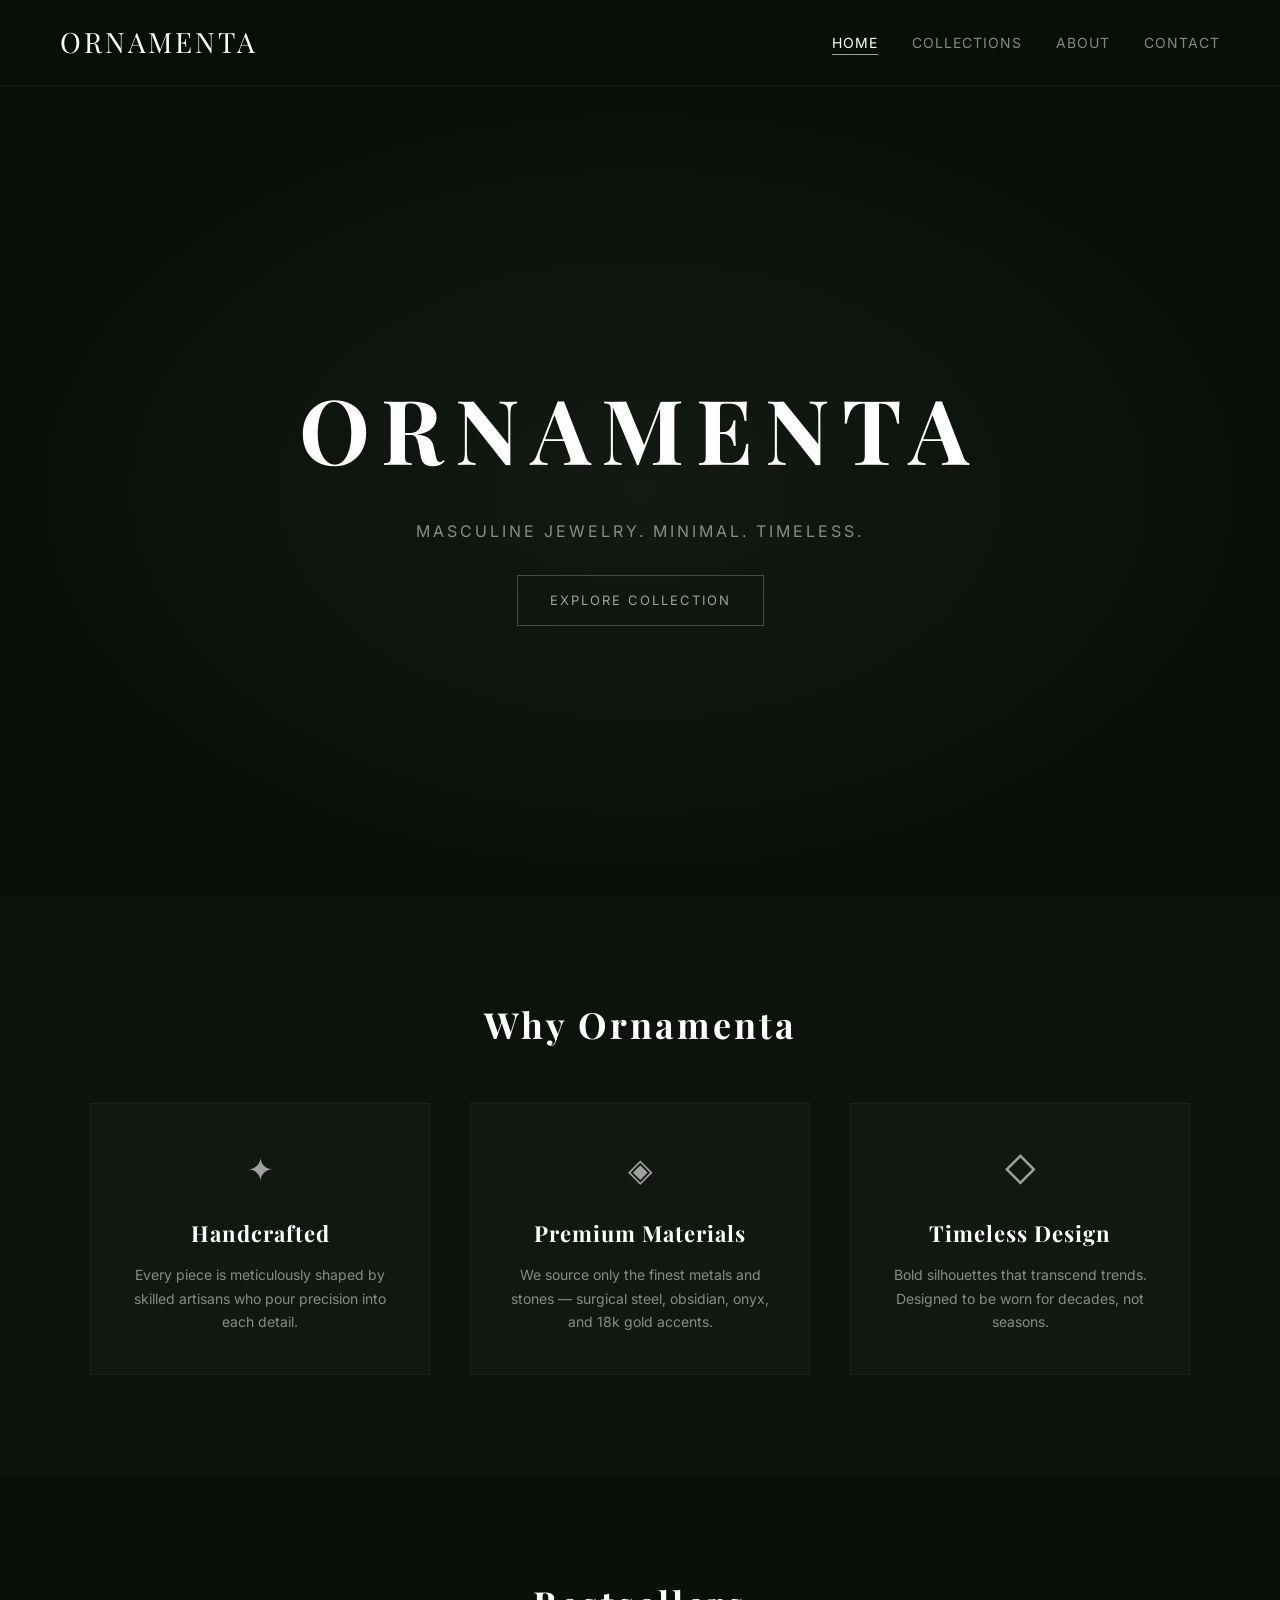
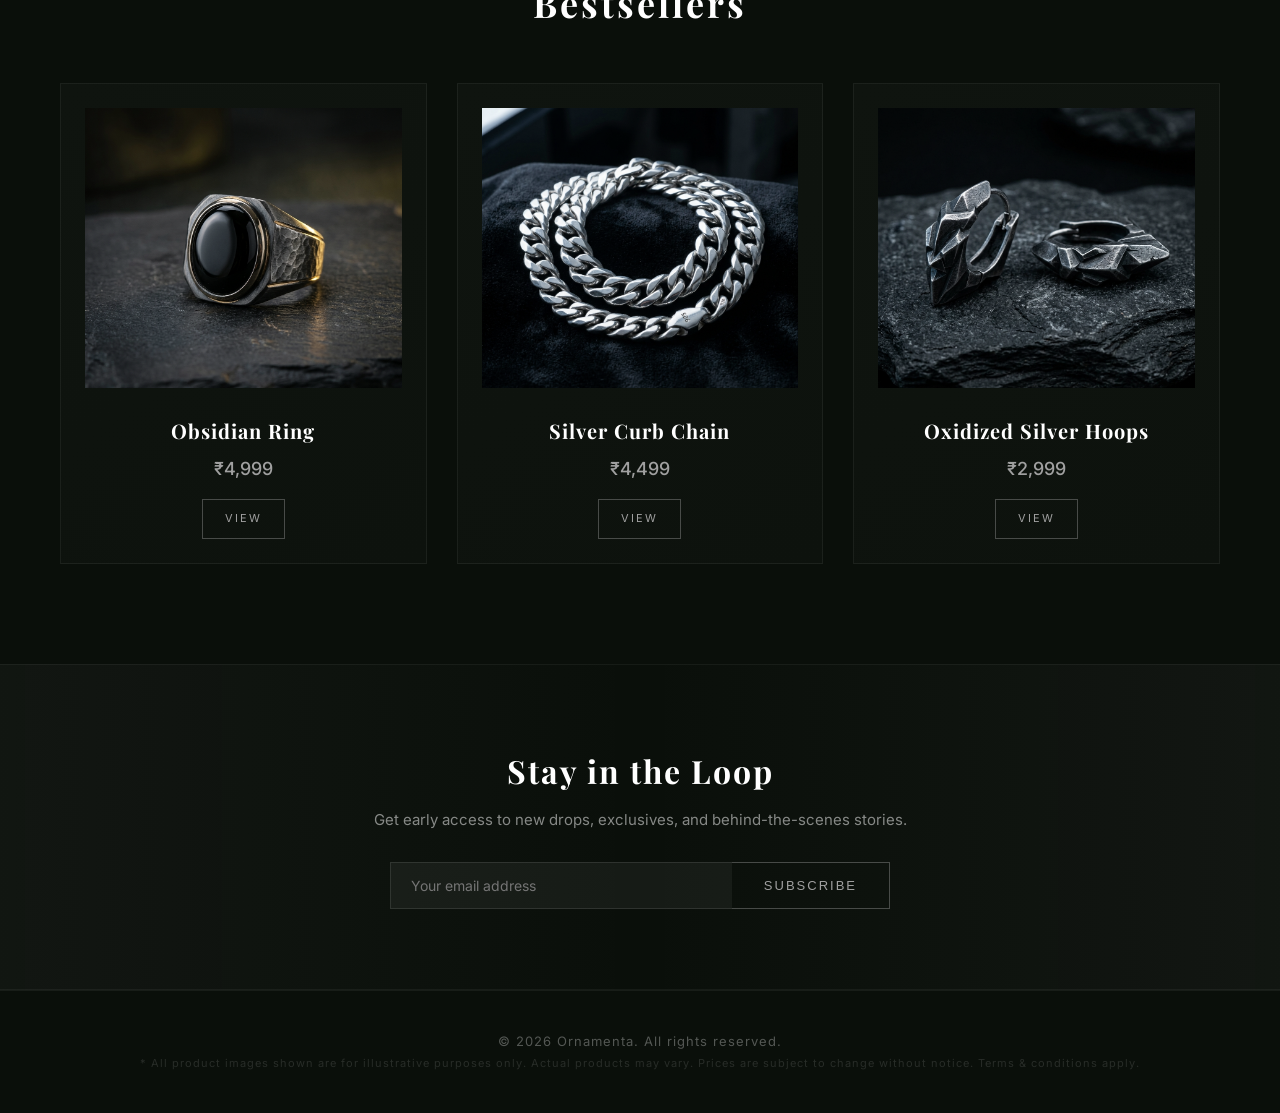
<file: BACKUP/home.html>
<!DOCTYPE html>
<html lang="en">

<head>
    <meta charset="UTF-8">
    <title>Ornamenta — Home</title>
    <meta name="description" content="Ornamenta — Masculine jewelry crafted with precision. Minimal, timeless, bold.">
    <meta name="viewport" content="width=device-width, initial-scale=1.0">
    <link href="https://fonts.googleapis.com/css2?family=Playfair+Display:wght@500;700&family=Inter:wght@300;400;500&display=swap"
        rel="stylesheet">
    <link rel="stylesheet" href="style.css">
    <link rel="stylesheet" href="home.css">
</head>

<body>

    <header>
        <div class="logo"><a href="index.html">ORNAMENTA</a></div>
        <nav>
            <a href="home.html" class="active">Home</a>
            <a href="collection.html">Collections</a>
            <a href="about.html">About</a>
            <a href="contact.html">Contact</a>
        </nav>
    </header>

    <!-- hero -->
    <section class="hero">
        <div class="fade-in">
            <h1>ORNAMENTA</h1>
            <p>Masculine Jewelry. Minimal. Timeless.</p>
            <a href="collection.html" class="btn">Explore Collection</a>
        </div>
    </section>

    <!-- why ornamenta -->
    <section class="features-section">
        <h2 class="section-title fade-in">Why Ornamenta</h2>
        <div class="features-grid">
            <div class="feature-card fade-in">
                <div class="feature-icon">&#10022;</div>
                <h3>Handcrafted</h3>
                <p>Every piece is meticulously shaped by skilled artisans who pour precision into each detail.</p>
            </div>
            <div class="feature-card fade-in">
                <div class="feature-icon">&#9672;</div>
                <h3>Premium Materials</h3>
                <p>We source only the finest metals and stones — surgical steel, obsidian, onyx, and 18k gold accents.</p>
            </div>
            <div class="feature-card fade-in">
                <div class="feature-icon">&#9671;</div>
                <h3>Timeless Design</h3>
                <p>Bold silhouettes that transcend trends. Designed to be worn for decades, not seasons.</p>
            </div>
        </div>
    </section>

    <!-- bestsellers -->
    <section class="products">
        <h2 class="section-title fade-in">Bestsellers</h2>
        <div class="grid">
            <div class="card fade-in">
                <img src="images/obsidian-ring.png" alt="Obsidian Ring">
                <h3>Obsidian Ring</h3>
                <p class="price">&#8377;4,999</p>
                <a href="collection.html" class="btn btn-sm">View</a>
            </div>
            <div class="card fade-in">
                <img src="images/silver-chain.png" alt="Silver Curb Chain">
                <h3>Silver Curb Chain</h3>
                <p class="price">&#8377;4,499</p>
                <a href="collection.html" class="btn btn-sm">View</a>
            </div>
            <div class="card fade-in">
                <img src="images/silver-earrings.png" alt="Oxidized Silver Hoops">
                <h3>Oxidized Silver Hoops</h3>
                <p class="price">&#8377;2,999</p>
                <a href="collection.html" class="btn btn-sm">View</a>
            </div>
        </div>
    </section>

    <!-- newsletter -->
    <section class="newsletter fade-in">
        <h2>Stay in the Loop</h2>
        <p>Get early access to new drops, exclusives, and behind-the-scenes stories.</p>
        <form class="newsletter-form" id="newsletterForm">
            <input type="email" placeholder="Your email address" required>
            <button type="submit" class="btn">Subscribe</button>
        </form>
    </section>

    <footer>
        &copy; 2026 Ornamenta. All rights reserved.<br>
        <span style="font-size: 11px; opacity: 0.4;">* All product images shown are for illustrative purposes only. Actual products may vary. Prices are subject to change without notice. Terms &amp; conditions apply.</span>
    </footer>

    <script src="script.js"></script>
</body>

</html>
</file>
<file: style.css>
/* Reset */
* {
    margin: 0;
    padding: 0;
    box-sizing: border-box;
}

body {
    font-family: 'Inter', sans-serif;
    background-color: #0a0f0a;
    color: #fff;
    line-height: 1.6;
    overflow-x: hidden;
}

/* Header */
header {
    display: flex;
    justify-content: space-between;
    align-items: center;
    padding: 20px 60px;
    border-bottom: 1px solid rgba(255, 255, 255, 0.08);
    position: sticky;
    top: 0;
    background-color: rgba(10, 15, 10, 0.95);
    backdrop-filter: blur(12px);
    z-index: 100;
}

.logo {
    font-family: 'Playfair Display', serif;
    font-size: 28px;
    letter-spacing: 3px;
    color: #fff;
}

.logo a {
    text-decoration: none;
    color: inherit;
}

/* Nav */
nav a {
    margin-left: 30px;
    text-decoration: none;
    color: rgba(255, 255, 255, 0.5);
    font-size: 14px;
    letter-spacing: 1px;
    text-transform: uppercase;
    transition: color 0.3s ease;
    position: relative;
}

nav a::after {
    content: '';
    position: absolute;
    bottom: -4px;
    left: 0;
    width: 0;
    height: 1px;
    background-color: #a0a0a0;
    transition: width 0.3s ease;
}

nav a:hover,
nav a.active {
    color: #fff;
}

nav a:hover::after,
nav a.active::after {
    width: 100%;
}

/* Page Hero */
.page-hero {
    padding: 120px 60px 80px;
    text-align: center;
    background: radial-gradient(ellipse at center, #121a12 0%, #0a0f0a 70%);
}

.page-hero h1 {
    font-family: 'Playfair Display', serif;
    font-size: clamp(36px, 5vw, 64px);
    letter-spacing: 6px;
    color: #fff;
}

.page-hero p {
    margin-top: 16px;
    color: rgba(255, 255, 255, 0.5);
    font-size: 16px;
    letter-spacing: 2px;
}

/* Hero */
.hero {
    height: 90vh;
    display: flex;
    align-items: center;
    justify-content: center;
    text-align: center;
    background: radial-gradient(ellipse at center, #121a12 0%, #0a0f0a 70%);
    position: relative;
}

.hero::before {
    content: '';
    position: absolute;
    top: 0;
    left: 0;
    right: 0;
    bottom: 0;
    background-image: url('data:image/svg+xml,<svg xmlns="http://www.w3.org/2000/svg" viewBox="0 0 100 100"><circle cx="50" cy="50" r="0.5" fill="rgba(160,160,160,0.03)"/></svg>');
    background-size: 20px 20px;
    opacity: 0.5;
}

.hero > div {
    position: relative;
    z-index: 1;
}

.hero h1 {
    font-family: 'Playfair Display', serif;
    font-size: clamp(48px, 7vw, 96px);
    letter-spacing: 12px;
    color: #fff;
}

.hero p {
    margin-top: 20px;
    color: rgba(255, 255, 255, 0.5);
    font-size: 16px;
    letter-spacing: 3px;
    text-transform: uppercase;
}

/* Buttons */
.btn {
    display: inline-block;
    margin-top: 30px;
    padding: 14px 32px;
    border: 1px solid rgba(160, 160, 160, 0.4);
    text-decoration: none;
    color: #a0a0a0;
    font-size: 13px;
    letter-spacing: 2px;
    text-transform: uppercase;
    transition: all 0.4s ease;
    background: transparent;
    cursor: pointer;
}

.btn:hover {
    background-color: #a0a0a0;
    color: #0a0f0a;
    border-color: #a0a0a0;
    box-shadow: 0 0 30px rgba(160, 160, 160, 0.2);
}

.btn-sm {
    margin-top: 15px;
    padding: 10px 22px;
    font-size: 11px;
}

/* Section Title */
.section-title {
    font-family: 'Playfair Display', serif;
    font-size: 36px;
    text-align: center;
    margin-bottom: 50px;
    letter-spacing: 3px;
    color: #fff;
}

/* Products & Grid */
.products {
    padding: 100px 60px;
    text-align: center;
}

.products h2 {
    font-family: 'Playfair Display', serif;
    margin-bottom: 50px;
    font-size: 36px;
    letter-spacing: 3px;
}

.grid {
    display: grid;
    grid-template-columns: repeat(auto-fit, minmax(280px, 1fr));
    gap: 30px;
    max-width: 1200px;
    margin: 0 auto;
}

/* Cards */
.card {
    background: linear-gradient(145deg, #0f140f, #0d120d);
    padding: 24px;
    border: 1px solid rgba(255, 255, 255, 0.06);
    transition: all 0.4s ease;
    text-align: center;
}

.card:hover {
    transform: translateY(-8px);
    border-color: rgba(160, 160, 160, 0.3);
    box-shadow: 0 20px 40px rgba(0, 0, 0, 0.4),
                0 0 30px rgba(160, 160, 160, 0.05);
}

.card img {
    width: 100%;
    height: 280px;
    object-fit: cover;
    margin-bottom: 20px;
    filter: grayscale(20%);
    transition: filter 0.4s ease;
}

.card:hover img {
    filter: grayscale(0%);
}

.card h3 {
    margin-bottom: 8px;
    font-family: 'Playfair Display', serif;
    font-size: 20px;
    letter-spacing: 1px;
}

.card p {
    color: rgba(255, 255, 255, 0.5);
    font-size: 14px;
}

.price {
    color: #a0a0a0 !important;
    font-size: 18px !important;
    font-weight: 500;
    margin-top: 8px;
}

/* Footer */
footer {
    text-align: center;
    padding: 40px;
    border-top: 1px solid rgba(255, 255, 255, 0.06);
    color: rgba(255, 255, 255, 0.3);
    font-size: 13px;
    letter-spacing: 1px;
}

.disclaimer {
    font-size: 11px;
    opacity: 0.4;
}

/* Fade-in */
.fade-in {
    opacity: 0;
    transform: translateY(30px);
    transition: opacity 0.8s ease, transform 0.8s ease;
}

.fade-in.visible {
    opacity: 1;
    transform: translateY(0);
}

/* Mobile */
@media (max-width: 768px) {
    header {
        flex-direction: column;
        gap: 16px;
        padding: 16px 24px;
    }

    nav a {
        margin-left: 16px;
        font-size: 12px;
    }

    .products,
    .page-hero {
        padding-left: 24px;
        padding-right: 24px;
    }
}

/* Theme Toggle */
.theme-toggle {
    background: none;
    border: 1px solid rgba(255, 255, 255, 0.15);
    color: #fff;
    font-size: 16px;
    padding: 6px 10px;
    margin-left: 20px;
    cursor: pointer;
    border-radius: 4px;
    transition: all 0.3s ease;
    line-height: 1;
}

.theme-toggle:hover {
    border-color: rgba(160, 160, 160, 0.5);
    background: rgba(255, 255, 255, 0.05);
}

/* Favorite Button */
.fav-btn {
    position: absolute;
    top: 12px;
    left: 12px;
    background: rgba(0, 0, 0, 0.5);
    border: 1px solid rgba(255, 255, 255, 0.15);
    color: rgba(255, 255, 255, 0.4);
    font-size: 18px;
    width: 36px;
    height: 36px;
    display: flex;
    align-items: center;
    justify-content: center;
    cursor: pointer;
    border-radius: 50%;
    transition: all 0.3s ease;
    z-index: 2;
    padding: 0;
    line-height: 1;
}

.fav-btn:hover {
    color: #e74c3c;
    border-color: rgba(231, 76, 60, 0.4);
    background: rgba(231, 76, 60, 0.1);
    transform: scale(1.15);
}

.fav-btn.favorited {
    color: #e74c3c;
    background: rgba(231, 76, 60, 0.15);
    border-color: rgba(231, 76, 60, 0.4);
}

/* Light Mode */
[data-theme="light"] {
    background-color: #f5f3ef;
    color: #1a1a1a;
}

[data-theme="light"] header {
    background-color: rgba(245, 243, 239, 0.97);
    border-bottom-color: rgba(0, 0, 0, 0.08);
}

[data-theme="light"] .logo,
[data-theme="light"] .logo a {
    color: #1a1a1a;
}

[data-theme="light"] nav a {
    color: rgba(0, 0, 0, 0.45);
}

[data-theme="light"] nav a:hover,
[data-theme="light"] nav a.active {
    color: #1a1a1a;
}

[data-theme="light"] nav a::after {
    background-color: #555;
}

[data-theme="light"] .theme-toggle {
    border-color: rgba(0, 0, 0, 0.15);
    color: #1a1a1a;
}

[data-theme="light"] .theme-toggle:hover {
    background: rgba(0, 0, 0, 0.05);
    border-color: rgba(0, 0, 0, 0.3);
}

[data-theme="light"] .hero,
[data-theme="light"] .page-hero,
[data-theme="light"] .about-hero {
    background: radial-gradient(ellipse at center, #e8e4dc 0%, #f5f3ef 70%);
}

[data-theme="light"] .hero h1,
[data-theme="light"] .page-hero h1,
[data-theme="light"] .about-hero h1,
[data-theme="light"] h1, [data-theme="light"] h2, [data-theme="light"] h3 {
    color: #1a1a1a;
}

[data-theme="light"] .hero p,
[data-theme="light"] .page-hero p {
    color: rgba(0, 0, 0, 0.5);
}

[data-theme="light"] .btn {
    border-color: rgba(100, 100, 100, 0.4);
    color: #555;
}

[data-theme="light"] .btn:hover {
    background-color: #555;
    color: #fff;
    border-color: #555;
}

[data-theme="light"] .section-title {
    color: #1a1a1a;
}

[data-theme="light"] .card {
    background: linear-gradient(145deg, #fff, #f7f5f1);
    border-color: rgba(0, 0, 0, 0.08);
}

[data-theme="light"] .card:hover {
    border-color: rgba(100, 100, 100, 0.25);
    box-shadow: 0 20px 40px rgba(0, 0, 0, 0.1),
                0 0 30px rgba(100, 100, 100, 0.05);
}

[data-theme="light"] .card h3 {
    color: #1a1a1a;
}

[data-theme="light"] .card p {
    color: rgba(0, 0, 0, 0.5);
}

[data-theme="light"] .card img {
    filter: grayscale(10%);
}

[data-theme="light"] .price {
    color: #555 !important;
}

[data-theme="light"] footer {
    border-top-color: rgba(0, 0, 0, 0.08);
    color: rgba(0, 0, 0, 0.35);
}

[data-theme="light"] .products {
    background-color: #f5f3ef;
}

[data-theme="light"] .features-section,
[data-theme="light"] .values-section,
[data-theme="light"] .faq-section {
    background-color: #ece9e2;
}

[data-theme="light"] .feature-card,
[data-theme="light"] .value-card {
    background-color: rgba(0, 0, 0, 0.02);
    border-color: rgba(0, 0, 0, 0.06);
}

[data-theme="light"] .feature-card:hover,
[data-theme="light"] .value-card:hover {
    border-color: rgba(100, 100, 100, 0.2);
}

[data-theme="light"] .feature-card p,
[data-theme="light"] .value-card p {
    color: rgba(0, 0, 0, 0.5);
}

[data-theme="light"] .feature-icon,
[data-theme="light"] .value-icon {
    color: #666;
}

[data-theme="light"] .newsletter {
    background: linear-gradient(to right, rgba(100, 100, 100, 0.06), transparent, rgba(100, 100, 100, 0.06));
    border-top-color: rgba(0, 0, 0, 0.06);
    border-bottom-color: rgba(0, 0, 0, 0.06);
}

[data-theme="light"] .newsletter > p {
    color: rgba(0, 0, 0, 0.5);
}

[data-theme="light"] .newsletter-form input {
    background-color: rgba(0, 0, 0, 0.04);
    border-color: rgba(0, 0, 0, 0.12);
    color: #1a1a1a;
}

[data-theme="light"] .newsletter-form input::placeholder {
    color: rgba(0, 0, 0, 0.35);
}

[data-theme="light"] .about-intro {
    color: rgba(0, 0, 0, 0.55);
}

[data-theme="light"] .founder-section {
    background: linear-gradient(to right, rgba(100, 100, 100, 0.05), transparent, rgba(100, 100, 100, 0.05));
    border-top-color: rgba(0, 0, 0, 0.06);
}

[data-theme="light"] .founder-content p {
    color: rgba(0, 0, 0, 0.55);
}

[data-theme="light"] .founder-name {
    color: #666;
}

[data-theme="light"] .faq-question {
    color: #1a1a1a;
}

[data-theme="light"] .faq-question::after {
    color: rgba(0, 0, 0, 0.3);
}

[data-theme="light"] .faq-item.open .faq-question::after {
    color: #555;
}

[data-theme="light"] .faq-question:hover {
    color: #555;
}

[data-theme="light"] .faq-answer p {
    color: rgba(0, 0, 0, 0.5);
}

[data-theme="light"] .faq-item {
    border-bottom-color: rgba(0, 0, 0, 0.08);
}

[data-theme="light"] .form-group input,
[data-theme="light"] .form-group textarea {
    background-color: rgba(0, 0, 0, 0.03);
    border-color: rgba(0, 0, 0, 0.12);
    color: #1a1a1a;
}

[data-theme="light"] .form-group input::placeholder,
[data-theme="light"] .form-group textarea::placeholder {
    color: rgba(0, 0, 0, 0.3);
}

[data-theme="light"] .form-group label {
    color: rgba(0, 0, 0, 0.5);
}

[data-theme="light"] .contact-info h2,
[data-theme="light"] .contact-form-wrapper h2 {
    color: #1a1a1a;
}

[data-theme="light"] .info-item h4 {
    color: rgba(0, 0, 0, 0.45);
}

[data-theme="light"] .info-item p,
[data-theme="light"] .info-item a {
    color: rgba(0, 0, 0, 0.65);
}

[data-theme="light"] .socials a {
    color: rgba(0, 0, 0, 0.5);
}

[data-theme="light"] .form-success {
    color: #555;
}

[data-theme="light"] .fav-btn {
    background: rgba(255, 255, 255, 0.8);
    border-color: rgba(0, 0, 0, 0.12);
    color: rgba(0, 0, 0, 0.3);
}
</file>
<file: BACKUP/style.css>
/* 
   style.css - main stylesheet for Ornamenta
   shared styles used across all pages (header, footer, cards, buttons etc.)
*/

/* basic reset */
* {
    margin: 0;
    padding: 0;
    box-sizing: border-box;
}

body {
    font-family: 'Inter', sans-serif;
    background-color: #0a0f0a;
    color: #fff;
    line-height: 1.6;
    overflow-x: hidden;
}

/* --- header / navigation --- */
header {
    display: flex;
    justify-content: space-between;
    align-items: center;
    padding: 20px 60px;
    border-bottom: 1px solid rgba(255, 255, 255, 0.08);
    position: sticky;
    top: 0;
    background-color: rgba(10, 15, 10, 0.95);
    backdrop-filter: blur(12px);
    z-index: 100;
}

.logo {
    font-family: 'Playfair Display', serif;
    font-size: 28px;
    letter-spacing: 3px;
    color: #fff;
}

.logo a {
    text-decoration: none;
    color: inherit;
}

nav a {
    margin-left: 30px;
    text-decoration: none;
    color: rgba(255, 255, 255, 0.5);
    font-size: 14px;
    letter-spacing: 1px;
    text-transform: uppercase;
    transition: color 0.3s ease;
    position: relative;
}

/* underline animation on hover */
nav a::after {
    content: '';
    position: absolute;
    bottom: -4px;
    left: 0;
    width: 0;
    height: 1px;
    background-color: #a0a0a0;
    transition: width 0.3s ease;
}

nav a:hover,
nav a.active {
    color: #fff;
}

nav a:hover::after,
nav a.active::after {
    width: 100%;
}


/* --- page hero (used on subpages like collection, contact) --- */
.page-hero {
    padding: 120px 60px 80px;
    text-align: center;
    background: radial-gradient(ellipse at center, #121a12 0%, #0a0f0a 70%);
}

.page-hero h1 {
    font-family: 'Playfair Display', serif;
    font-size: clamp(36px, 5vw, 64px);
    letter-spacing: 6px;
    color: #fff;
}

.page-hero p {
    margin-top: 16px;
    color: rgba(255, 255, 255, 0.5);
    font-size: 16px;
    letter-spacing: 2px;
}


/* --- hero section (index / landing page) --- */
.hero {
    height: 90vh;
    display: flex;
    align-items: center;
    justify-content: center;
    text-align: center;
    background: radial-gradient(ellipse at center, #121a12 0%, #0a0f0a 70%);
    position: relative;
}

/* subtle dot pattern overlay */
.hero::before {
    content: '';
    position: absolute;
    top: 0;
    left: 0;
    right: 0;
    bottom: 0;
    background-image: url('data:image/svg+xml,<svg xmlns="http://www.w3.org/2000/svg" viewBox="0 0 100 100"><circle cx="50" cy="50" r="0.5" fill="rgba(160,160,160,0.03)"/></svg>');
    background-size: 20px 20px;
    opacity: 0.5;
}

.hero > div {
    position: relative;
    z-index: 1;
}

.hero h1 {
    font-family: 'Playfair Display', serif;
    font-size: clamp(48px, 7vw, 96px);
    letter-spacing: 12px;
    color: #fff;
}

.hero p {
    margin-top: 20px;
    color: rgba(255, 255, 255, 0.5);
    font-size: 16px;
    letter-spacing: 3px;
    text-transform: uppercase;
}


/* --- buttons --- */
.btn {
    display: inline-block;
    margin-top: 30px;
    padding: 14px 32px;
    border: 1px solid rgba(160, 160, 160, 0.4);
    text-decoration: none;
    color: #a0a0a0;
    font-size: 13px;
    letter-spacing: 2px;
    text-transform: uppercase;
    transition: all 0.4s ease;
    background: transparent;
    cursor: pointer;
}

.btn:hover {
    background-color: #a0a0a0;
    color: #0a0f0a;
    border-color: #a0a0a0;
    box-shadow: 0 0 30px rgba(160, 160, 160, 0.2);
}

.btn-sm {
    margin-top: 15px;
    padding: 10px 22px;
    font-size: 11px;
}


/* --- section headings --- */
.section-title {
    font-family: 'Playfair Display', serif;
    font-size: 36px;
    text-align: center;
    margin-bottom: 50px;
    letter-spacing: 3px;
    color: #fff;
}


/* --- product grid & cards --- */
.products {
    padding: 100px 60px;
    text-align: center;
}

.products h2 {
    font-family: 'Playfair Display', serif;
    margin-bottom: 50px;
    font-size: 36px;
    letter-spacing: 3px;
}

.grid {
    display: grid;
    grid-template-columns: repeat(auto-fit, minmax(280px, 1fr));
    gap: 30px;
    max-width: 1200px;
    margin: 0 auto;
}

.card {
    background: linear-gradient(145deg, #0f140f, #0d120d);
    padding: 24px;
    border: 1px solid rgba(255, 255, 255, 0.06);
    transition: all 0.4s ease;
    text-align: center;
}

.card:hover {
    transform: translateY(-8px);
    border-color: rgba(160, 160, 160, 0.3);
    box-shadow: 0 20px 40px rgba(0, 0, 0, 0.4),
                0 0 30px rgba(160, 160, 160, 0.05);
}

.card img {
    width: 100%;
    height: 280px;
    object-fit: cover;
    margin-bottom: 20px;
    filter: grayscale(20%);
    transition: filter 0.4s ease;
}

.card:hover img {
    filter: grayscale(0%);
}

.card h3 {
    margin-bottom: 8px;
    font-family: 'Playfair Display', serif;
    font-size: 20px;
    letter-spacing: 1px;
}

.card p {
    color: rgba(255, 255, 255, 0.5);
    font-size: 14px;
}

.price {
    color: #a0a0a0 !important;
    font-size: 18px !important;
    font-weight: 500;
    margin-top: 8px;
}


/* --- footer --- */
footer {
    text-align: center;
    padding: 40px;
    border-top: 1px solid rgba(255, 255, 255, 0.06);
    color: rgba(255, 255, 255, 0.3);
    font-size: 13px;
    letter-spacing: 1px;
}


/* --- fade-in animation (triggered by JS) --- */
.fade-in {
    opacity: 0;
    transform: translateY(30px);
    transition: opacity 0.8s ease, transform 0.8s ease;
}

.fade-in.visible {
    opacity: 1;
    transform: translateY(0);
}


/* --- mobile styles --- */
@media (max-width: 768px) {
    header {
        flex-direction: column;
        gap: 16px;
        padding: 16px 24px;
    }

    nav a {
        margin-left: 16px;
        font-size: 12px;
    }

    .products,
    .page-hero {
        padding-left: 24px;
        padding-right: 24px;
    }
}
</file>
<file: about.css>
/* About Hero */
.about-hero {
    padding: 120px 60px 80px;
    text-align: center;
    background: radial-gradient(ellipse at center, #121a12 0%, #0a0f0a 70%);
}

.about-hero h1 {
    font-family: 'Playfair Display', serif;
    font-size: clamp(36px, 5vw, 64px);
    letter-spacing: 6px;
    color: #fff;
}

.about-intro {
    max-width: 700px;
    margin: 24px auto 0;
    color: rgba(255, 255, 255, 0.55);
    font-size: 17px;
    line-height: 1.8;
}

/* Values */
.values-section {
    padding: 100px 60px;
    background-color: #0d120d;
}

.values-grid {
    display: grid;
    grid-template-columns: repeat(auto-fit, minmax(280px, 1fr));
    gap: 40px;
    max-width: 1100px;
    margin: 0 auto;
}

.value-card {
    text-align: center;
    padding: 40px 30px;
    border: 1px solid rgba(255, 255, 255, 0.05);
    background-color: rgba(255, 255, 255, 0.02);
    transition: all 0.4s ease;
}

.value-card:hover {
    border-color: rgba(160, 160, 160, 0.2);
    transform: translateY(-4px);
}

.value-icon {
    font-size: 32px;
    margin-bottom: 20px;
    color: #a0a0a0;
}

.value-card h3 {
    font-family: 'Playfair Display', serif;
    font-size: 22px;
    margin-bottom: 12px;
    letter-spacing: 1px;
}

.value-card p {
    color: rgba(255, 255, 255, 0.5);
    font-size: 14px;
    line-height: 1.7;
}

/* Founder */
.founder-section {
    padding: 100px 60px;
    text-align: center;
    background: linear-gradient(to right, rgba(160, 160, 160, 0.04), transparent, rgba(160, 160, 160, 0.04));
    border-top: 1px solid rgba(255, 255, 255, 0.05);
}

.founder-content {
    max-width: 700px;
    margin: 0 auto;
}

.founder-content .section-title {
    margin-bottom: 30px;
}

.founder-content p {
    color: rgba(255, 255, 255, 0.55);
    font-size: 17px;
    line-height: 1.9;
    font-style: italic;
}

.founder-name {
    display: block;
    margin-top: 24px;
    color: #a0a0a0;
    font-size: 14px;
    letter-spacing: 2px;
    text-transform: uppercase;
}

/* Mobile */
@media (max-width: 768px) {
    .values-section,
    .founder-section,
    .about-hero {
        padding-left: 24px;
        padding-right: 24px;
    }
}
</file>
<file: collection.css>
/* Filter Tabs */
.collection-section {
    padding: 60px 60px 100px;
}

.filter-tabs {
    display: flex;
    justify-content: center;
    gap: 12px;
    margin-bottom: 50px;
    flex-wrap: wrap;
}

.filter-tab {
    padding: 10px 24px;
    background: transparent;
    border: 1px solid rgba(255, 255, 255, 0.1);
    color: rgba(255, 255, 255, 0.5);
    font-family: 'Inter', sans-serif;
    font-size: 13px;
    letter-spacing: 1px;
    text-transform: uppercase;
    cursor: pointer;
    transition: all 0.3s ease;
}

.filter-tab:hover {
    border-color: rgba(160, 160, 160, 0.3);
    color: #fff;
}

.filter-tab.active {
    background-color: #a0a0a0;
    color: #0a0f0a;
    border-color: #a0a0a0;
}

.collection-grid .card {
    transition: all 0.4s ease, opacity 0.4s ease;
}

.collection-grid .card.hidden {
    display: none;
}

/* Heritage Collection */
.heritage-section {
    padding: 80px 60px 100px;
    background-color: #0d120d;
    border-top: 1px solid rgba(255, 255, 255, 0.06);
}

.heritage-header {
    text-align: center;
    margin-bottom: 60px;
}

.heritage-tag {
    display: inline-block;
    padding: 6px 18px;
    border: 1px solid rgba(160, 160, 160, 0.3);
    color: #a0a0a0;
    font-size: 11px;
    letter-spacing: 3px;
    text-transform: uppercase;
    margin-bottom: 20px;
}

.heritage-title {
    font-family: 'Playfair Display', serif;
    font-size: clamp(32px, 4vw, 52px);
    letter-spacing: 4px;
    color: #fff;
    margin-bottom: 16px;
}

.heritage-subtitle {
    color: rgba(255, 255, 255, 0.45);
    font-size: 16px;
    max-width: 600px;
    margin: 0 auto;
    line-height: 1.7;
    letter-spacing: 0.5px;
}

.heritage-grid {
    max-width: 1200px;
    margin: 0 auto;
}

.heritage-card {
    position: relative;
    border: 1px solid rgba(160, 160, 160, 0.1);
    background: linear-gradient(160deg, #10160f, #0d120d);
}

.heritage-card:hover {
    border-color: rgba(160, 160, 160, 0.25);
    box-shadow: 0 20px 50px rgba(0, 0, 0, 0.5),
                0 0 40px rgba(160, 160, 160, 0.04);
}

.heritage-badge {
    display: inline-block;
    margin-bottom: 10px;
    padding: 4px 14px;
    font-size: 10px;
    letter-spacing: 2px;
    text-transform: uppercase;
    color: #0a0f0a;
    background-color: #a0a0a0;
    font-weight: 500;
}

.heritage-desc {
    color: rgba(255, 255, 255, 0.4) !important;
    font-size: 13px !important;
    line-height: 1.6;
    margin-top: 4px;
}

/* Mobile */
@media (max-width: 768px) {
    .collection-section,
    .heritage-section {
        padding-left: 24px;
        padding-right: 24px;
    }

    .heritage-header {
        margin-bottom: 40px;
    }

    .api-section {
        padding-left: 24px;
        padding-right: 24px;
    }
}

/* Loading Spinner */
.loading-spinner {
    grid-column: 1 / -1;
    display: flex;
    flex-direction: column;
    align-items: center;
    gap: 16px;
    padding: 60px 0;
}

.spinner {
    width: 36px;
    height: 36px;
    border: 3px solid rgba(255, 255, 255, 0.1);
    border-top-color: #d4af37;
    border-radius: 50%;
    animation: spin 0.8s linear infinite;
}

@keyframes spin {
    to { transform: rotate(360deg); }
}

.loading-spinner p {
    color: rgba(255, 255, 255, 0.4);
    font-size: 13px;
    letter-spacing: 1px;
}

[data-theme="light"] .spinner {
    border-color: rgba(0, 0, 0, 0.1);
    border-top-color: #a08020;
}

[data-theme="light"] .loading-spinner p {
    color: rgba(0, 0, 0, 0.4);
}

/* API Products */
.api-section {
    padding: 80px 60px 60px;
    border-top: 1px solid rgba(255, 255, 255, 0.06);
}

.api-header {
    text-align: center;
    margin-bottom: 40px;
}

.api-tag {
    display: inline-block;
    padding: 6px 18px;
    border: 1px solid rgba(212, 175, 55, 0.3);
    color: #d4af37;
    font-size: 11px;
    letter-spacing: 3px;
    text-transform: uppercase;
    margin-bottom: 20px;
}

.api-title {
    font-family: 'Playfair Display', serif;
    font-size: clamp(28px, 3.5vw, 44px);
    letter-spacing: 4px;
    color: #fff;
    margin-bottom: 14px;
}

.api-subtitle {
    color: rgba(255, 255, 255, 0.4);
    font-size: 15px;
    max-width: 500px;
    margin: 0 auto;
    line-height: 1.7;
    letter-spacing: 0.5px;
}

/* API Controls */
.api-controls {
    grid-column: 1 / -1;
    display: flex;
    gap: 12px;
    justify-content: center;
    align-items: center;
    flex-wrap: wrap;
    margin-bottom: 10px;
}

.api-controls input {
    padding: 12px 20px;
    width: 300px;
    max-width: 100%;
    background: rgba(255, 255, 255, 0.04);
    border: 1px solid rgba(255, 255, 255, 0.1);
    color: #fff;
    font-family: 'Inter', sans-serif;
    font-size: 13px;
    letter-spacing: 0.5px;
    outline: none;
    transition: border-color 0.3s ease;
}

.api-controls input::placeholder {
    color: rgba(255, 255, 255, 0.3);
}

.api-controls input:focus {
    border-color: rgba(160, 160, 160, 0.5);
}

.api-controls select {
    padding: 12px 16px;
    background: rgba(255, 255, 255, 0.04);
    border: 1px solid rgba(255, 255, 255, 0.1);
    color: rgba(255, 255, 255, 0.6);
    font-family: 'Inter', sans-serif;
    font-size: 13px;
    letter-spacing: 0.5px;
    cursor: pointer;
    outline: none;
    transition: border-color 0.3s ease;
}

.api-controls select:hover,
.api-controls select:focus {
    border-color: rgba(160, 160, 160, 0.4);
    color: #fff;
}

.api-controls select option {
    background: #111;
    color: #fff;
}

/* API Grid */
#product-grid {
    display: grid;
    grid-template-columns: repeat(auto-fit, minmax(220px, 1fr));
    gap: 20px;
    margin-top: 30px;
}

#product-grid .card {
    background: linear-gradient(160deg, #131813, #0e130e);
    padding: 18px;
    border: 1px solid rgba(255, 255, 255, 0.06);
    text-align: center;
    transition: transform 0.3s ease, border-color 0.3s ease, box-shadow 0.3s ease;
    position: relative;
    overflow: hidden;
}

#product-grid .card:hover {
    transform: translateY(-6px);
    border-color: rgba(160, 160, 160, 0.2);
    box-shadow: 0 16px 40px rgba(0, 0, 0, 0.4);
}

#product-grid img {
    width: 100%;
    height: 200px;
    object-fit: contain;
    margin-bottom: 8px;
}

#product-grid h3 {
    font-size: 14px;
    margin: 10px 0 6px;
    color: #fff;
    letter-spacing: 0.5px;
}

/* API Card Details */
.api-rating {
    color: #d4af37;
    font-size: 12px;
    margin-bottom: 6px;
    letter-spacing: 1px;
}

.api-rating span {
    color: rgba(255, 255, 255, 0.4);
    font-size: 11px;
    margin-left: 4px;
}

.api-price {
    color: #d4af37;
    font-weight: 600;
    font-size: 15px;
    margin: 6px 0 8px;
}

.api-category {
    display: inline-block;
    font-size: 10px;
    letter-spacing: 1.5px;
    text-transform: uppercase;
    color: rgba(255, 255, 255, 0.3);
    border: 1px solid rgba(255, 255, 255, 0.08);
    padding: 3px 10px;
    margin-top: 4px;
}

/* Badges */
.api-discount {
    position: absolute;
    top: 12px;
    right: 12px;
    background: #d4af37;
    color: #0a0f0a;
    font-size: 10px;
    font-weight: 700;
    letter-spacing: 0.5px;
    padding: 3px 8px;
    z-index: 1;
}

.stock-badge {
    position: absolute;
    top: 50px;
    left: 12px;
    background: rgba(200, 60, 60, 0.85);
    color: #fff;
    font-size: 9px;
    font-weight: 600;
    letter-spacing: 1px;
    text-transform: uppercase;
    padding: 3px 8px;
    z-index: 1;
}

.no-results {
    grid-column: 1 / -1;
    text-align: center;
    color: rgba(255, 255, 255, 0.35);
    font-size: 14px;
    padding: 40px 0;
    letter-spacing: 0.5px;
}

/* Light Mode */
[data-theme="light"] .filter-tab {
    border-color: rgba(0, 0, 0, 0.12);
    color: rgba(0, 0, 0, 0.5);
}

[data-theme="light"] .filter-tab:hover {
    border-color: rgba(0, 0, 0, 0.25);
    color: #1a1a1a;
}

[data-theme="light"] .filter-tab.active {
    background-color: #555;
    color: #fff;
    border-color: #555;
}

[data-theme="light"] .heritage-section {
    background-color: #ece9e2;
    border-top-color: rgba(0, 0, 0, 0.08);
}

[data-theme="light"] .heritage-tag {
    border-color: rgba(100, 100, 100, 0.25);
    color: #555;
}

[data-theme="light"] .heritage-subtitle {
    color: rgba(0, 0, 0, 0.45);
}

[data-theme="light"] .heritage-card {
    border-color: rgba(0, 0, 0, 0.08);
    background: linear-gradient(160deg, #fff, #f7f5f1);
}

[data-theme="light"] .heritage-card:hover {
    border-color: rgba(100, 100, 100, 0.2);
    box-shadow: 0 20px 50px rgba(0, 0, 0, 0.1);
}

[data-theme="light"] .heritage-badge {
    background-color: #555;
}

[data-theme="light"] .heritage-desc {
    color: rgba(0, 0, 0, 0.45) !important;
}

[data-theme="light"] .api-section {
    border-top-color: rgba(0, 0, 0, 0.08);
}

[data-theme="light"] .api-tag {
    border-color: rgba(180, 140, 40, 0.3);
    color: #a08020;
}

[data-theme="light"] .api-subtitle {
    color: rgba(0, 0, 0, 0.45);
}

[data-theme="light"] .api-controls input {
    background: rgba(0, 0, 0, 0.04);
    border-color: rgba(0, 0, 0, 0.12);
    color: #1a1a1a;
}

[data-theme="light"] .api-controls input::placeholder {
    color: rgba(0, 0, 0, 0.35);
}

[data-theme="light"] .api-controls select {
    background: rgba(0, 0, 0, 0.04);
    border-color: rgba(0, 0, 0, 0.12);
    color: rgba(0, 0, 0, 0.6);
}

[data-theme="light"] .api-controls select option {
    background: #fff;
    color: #1a1a1a;
}

[data-theme="light"] #product-grid .card {
    background: linear-gradient(160deg, #fff, #f9f7f3);
    border-color: rgba(0, 0, 0, 0.08);
}

[data-theme="light"] #product-grid .card:hover {
    border-color: rgba(100, 100, 100, 0.2);
    box-shadow: 0 16px 40px rgba(0, 0, 0, 0.1);
}

[data-theme="light"] #product-grid h3 {
    color: #1a1a1a;
}

[data-theme="light"] .api-rating {
    color: #a08020;
}

[data-theme="light"] .api-price {
    color: #a08020;
}

[data-theme="light"] .api-category {
    color: rgba(0, 0, 0, 0.35);
    border-color: rgba(0, 0, 0, 0.1);
}

[data-theme="light"] .no-results {
    color: rgba(0, 0, 0, 0.35);
}
</file>
<file: contact.css>
/* Contact Layout */
.contact-section {
    padding: 80px 60px 100px;
}

.contact-grid {
    display: grid;
    grid-template-columns: 1.2fr 0.8fr;
    gap: 60px;
    max-width: 1000px;
    margin: 0 auto;
}

/* Contact Form */
.contact-form-wrapper h2,
.contact-info h2 {
    font-family: 'Playfair Display', serif;
    font-size: 28px;
    margin-bottom: 30px;
    letter-spacing: 2px;
}

.form-group {
    margin-bottom: 24px;
}

.form-group label {
    display: block;
    margin-bottom: 8px;
    color: rgba(255, 255, 255, 0.5);
    font-size: 12px;
    letter-spacing: 1px;
    text-transform: uppercase;
}

.form-group input,
.form-group textarea {
    width: 100%;
    padding: 14px 18px;
    background-color: rgba(255, 255, 255, 0.04);
    border: 1px solid rgba(255, 255, 255, 0.1);
    color: #fff;
    font-family: 'Inter', sans-serif;
    font-size: 15px;
    outline: none;
    transition: border-color 0.3s ease;
    resize: vertical;
}

.form-group input:focus,
.form-group textarea:focus {
    border-color: rgba(160, 160, 160, 0.5);
}

.form-group input::placeholder,
.form-group textarea::placeholder {
    color: rgba(255, 255, 255, 0.2);
}

.contact-form .btn {
    margin-top: 10px;
    width: 100%;
}

.form-success {
    margin-top: 16px;
    color: #a0a0a0;
    font-size: 14px;
    opacity: 0;
    transition: opacity 0.4s ease;
}

.form-success.show {
    opacity: 1;
}

/* Contact Info */
.contact-info {
    padding-top: 10px;
}

.info-item {
    margin-bottom: 28px;
}

.info-item h4 {
    font-size: 12px;
    letter-spacing: 1px;
    text-transform: uppercase;
    color: rgba(255, 255, 255, 0.4);
    margin-bottom: 8px;
}

.info-item p,
.info-item a {
    color: rgba(255, 255, 255, 0.7);
    text-decoration: none;
    font-size: 15px;
    transition: color 0.3s;
}

.info-item a:hover {
    color: #a0a0a0;
}

.socials {
    display: flex;
    gap: 20px;
}

.socials a {
    color: rgba(255, 255, 255, 0.5);
    text-decoration: none;
    font-size: 14px;
    letter-spacing: 1px;
    transition: color 0.3s;
}

.socials a:hover {
    color: #a0a0a0;
}

/* FAQ */
.faq-section {
    padding: 80px 60px 100px;
    background-color: #0d120d;
}

.faq-list {
    max-width: 700px;
    margin: 0 auto;
}

.faq-item {
    border-bottom: 1px solid rgba(255, 255, 255, 0.06);
}

.faq-question {
    width: 100%;
    padding: 22px 0;
    background: none;
    border: none;
    color: #fff;
    font-family: 'Inter', sans-serif;
    font-size: 16px;
    text-align: left;
    cursor: pointer;
    display: flex;
    justify-content: space-between;
    align-items: center;
    transition: color 0.3s;
}

.faq-question::after {
    content: '+';
    font-size: 22px;
    color: rgba(255, 255, 255, 0.3);
    transition: transform 0.3s, color 0.3s;
}

.faq-item.open .faq-question::after {
    content: '−';
    color: #a0a0a0;
}

.faq-question:hover {
    color: #a0a0a0;
}

.faq-answer {
    max-height: 0;
    overflow: hidden;
    transition: max-height 0.4s ease, padding 0.4s ease;
}

.faq-item.open .faq-answer {
    max-height: 200px;
    padding-bottom: 20px;
}

.faq-answer p {
    color: rgba(255, 255, 255, 0.5);
    font-size: 14px;
    line-height: 1.7;
}

/* Mobile */
@media (max-width: 768px) {
    .contact-section,
    .faq-section {
        padding-left: 24px;
        padding-right: 24px;
    }

    .contact-grid {
        grid-template-columns: 1fr;
        gap: 40px;
    }
}
</file>
<file: home.css>
/* Hero */
.hero {
    height: 90vh;
    display: flex;
    align-items: center;
    justify-content: center;
    text-align: center;
    background: radial-gradient(ellipse at center, #121a12 0%, #0a0f0a 70%);
    position: relative;
}

.hero::before {
    content: '';
    position: absolute;
    top: 0;
    left: 0;
    right: 0;
    bottom: 0;
    background-image: url('data:image/svg+xml,<svg xmlns="http://www.w3.org/2000/svg" viewBox="0 0 100 100"><circle cx="50" cy="50" r="0.5" fill="rgba(160,160,160,0.03)"/></svg>');
    background-size: 20px 20px;
    opacity: 0.5;
}

.hero > div {
    position: relative;
    z-index: 1;
}

.hero h1 {
    font-family: 'Playfair Display', serif;
    font-size: clamp(48px, 7vw, 96px);
    letter-spacing: 12px;
    color: #fff;
}

.hero p {
    margin-top: 20px;
    color: rgba(255, 255, 255, 0.5);
    font-size: 16px;
    letter-spacing: 3px;
    text-transform: uppercase;
}

/* Features */
.features-section {
    padding: 100px 60px;
    background-color: #0d120d;
}

.features-grid {
    display: grid;
    grid-template-columns: repeat(auto-fit, minmax(280px, 1fr));
    gap: 40px;
    max-width: 1100px;
    margin: 0 auto;
}

.feature-card {
    text-align: center;
    padding: 40px 30px;
    border: 1px solid rgba(255, 255, 255, 0.05);
    background-color: rgba(255, 255, 255, 0.02);
    transition: all 0.4s ease;
}

.feature-card:hover {
    border-color: rgba(160, 160, 160, 0.2);
    transform: translateY(-4px);
}

.feature-icon {
    font-size: 32px;
    margin-bottom: 20px;
    color: #a0a0a0;
}

.feature-card h3 {
    font-family: 'Playfair Display', serif;
    font-size: 22px;
    margin-bottom: 12px;
    letter-spacing: 1px;
}

.feature-card p {
    color: rgba(255, 255, 255, 0.5);
    font-size: 14px;
    line-height: 1.7;
}

/* Newsletter */
.newsletter {
    padding: 80px 60px;
    text-align: center;
    background: linear-gradient(to right, rgba(160, 160, 160, 0.05), transparent, rgba(160, 160, 160, 0.05));
    border-top: 1px solid rgba(255, 255, 255, 0.05);
    border-bottom: 1px solid rgba(255, 255, 255, 0.05);
}

.newsletter h2 {
    font-family: 'Playfair Display', serif;
    font-size: 32px;
    letter-spacing: 2px;
    margin-bottom: 12px;
}

.newsletter > p {
    color: rgba(255, 255, 255, 0.5);
    margin-bottom: 30px;
    font-size: 15px;
}

.newsletter-form {
    display: flex;
    gap: 0;
    justify-content: center;
    max-width: 500px;
    margin: 0 auto;
}

.newsletter-form input {
    flex: 1;
    padding: 14px 20px;
    background-color: rgba(255, 255, 255, 0.05);
    border: 1px solid rgba(255, 255, 255, 0.1);
    border-right: none;
    color: #fff;
    font-family: 'Inter', sans-serif;
    font-size: 14px;
    outline: none;
    transition: border-color 0.3s;
}

.newsletter-form input:focus {
    border-color: rgba(160, 160, 160, 0.4);
}

.newsletter-form .btn {
    margin-top: 0;
    border-left: none;
}

/* Mobile */
@media (max-width: 768px) {
    .hero h1 {
        letter-spacing: 6px;
    }

    .features-section,
    .newsletter {
        padding-left: 24px;
        padding-right: 24px;
    }

    .newsletter-form {
        flex-direction: column;
    }

    .newsletter-form input {
        border-right: 1px solid rgba(255, 255, 255, 0.1);
    }

    .newsletter-form .btn {
        border-left: 1px solid rgba(160, 160, 160, 0.4);
    }
}
</file>
<file: BACKUP/about.css>
/* about.css - styles for the about page */

/* about hero */
.about-hero {
    padding: 120px 60px 80px;
    text-align: center;
    background: radial-gradient(ellipse at center, #121a12 0%, #0a0f0a 70%);
}

.about-hero h1 {
    font-family: 'Playfair Display', serif;
    font-size: clamp(36px, 5vw, 64px);
    letter-spacing: 6px;
    color: #fff;
}

.about-intro {
    max-width: 700px;
    margin: 24px auto 0;
    color: rgba(255, 255, 255, 0.55);
    font-size: 17px;
    line-height: 1.8;
}


/* --- values section --- */
.values-section {
    padding: 100px 60px;
    background-color: #0d120d;
}

.values-grid {
    display: grid;
    grid-template-columns: repeat(auto-fit, minmax(280px, 1fr));
    gap: 40px;
    max-width: 1100px;
    margin: 0 auto;
}

.value-card {
    text-align: center;
    padding: 40px 30px;
    border: 1px solid rgba(255, 255, 255, 0.05);
    background-color: rgba(255, 255, 255, 0.02);
    transition: all 0.4s ease;
}

.value-card:hover {
    border-color: rgba(160, 160, 160, 0.2);
    transform: translateY(-4px);
}

.value-icon {
    font-size: 32px;
    margin-bottom: 20px;
    color: #a0a0a0;
}

.value-card h3 {
    font-family: 'Playfair Display', serif;
    font-size: 22px;
    margin-bottom: 12px;
    letter-spacing: 1px;
}

.value-card p {
    color: rgba(255, 255, 255, 0.5);
    font-size: 14px;
    line-height: 1.7;
}


/* --- founder quote section --- */
.founder-section {
    padding: 100px 60px;
    text-align: center;
    background: linear-gradient(to right, rgba(160, 160, 160, 0.04), transparent, rgba(160, 160, 160, 0.04));
    border-top: 1px solid rgba(255, 255, 255, 0.05);
}

.founder-content {
    max-width: 700px;
    margin: 0 auto;
}

.founder-content .section-title {
    margin-bottom: 30px;
}

.founder-content p {
    color: rgba(255, 255, 255, 0.55);
    font-size: 17px;
    line-height: 1.9;
    font-style: italic;
}

.founder-name {
    display: block;
    margin-top: 24px;
    color: #a0a0a0;
    font-size: 14px;
    letter-spacing: 2px;
    text-transform: uppercase;
}


/* mobile */
@media (max-width: 768px) {
    .values-section,
    .founder-section,
    .about-hero {
        padding-left: 24px;
        padding-right: 24px;
    }
}
</file>
<file: BACKUP/collection.css>
/* collection.css - styles for the collection/shop page */

/* filter tabs */
.collection-section {
    padding: 60px 60px 100px;
}

.filter-tabs {
    display: flex;
    justify-content: center;
    gap: 12px;
    margin-bottom: 50px;
    flex-wrap: wrap;
}

.filter-tab {
    padding: 10px 24px;
    background: transparent;
    border: 1px solid rgba(255, 255, 255, 0.1);
    color: rgba(255, 255, 255, 0.5);
    font-family: 'Inter', sans-serif;
    font-size: 13px;
    letter-spacing: 1px;
    text-transform: uppercase;
    cursor: pointer;
    transition: all 0.3s ease;
}

.filter-tab:hover {
    border-color: rgba(160, 160, 160, 0.3);
    color: #fff;
}

.filter-tab.active {
    background-color: #a0a0a0;
    color: #0a0f0a;
    border-color: #a0a0a0;
}

/* hide cards when filtered out */
.collection-grid .card {
    transition: all 0.4s ease, opacity 0.4s ease;
}

.collection-grid .card.hidden {
    display: none;
}


/* --- heritage / indian jewels section --- */
.heritage-section {
    padding: 80px 60px 100px;
    background-color: #0d120d;
    border-top: 1px solid rgba(255, 255, 255, 0.06);
}

.heritage-header {
    text-align: center;
    margin-bottom: 60px;
}

.heritage-tag {
    display: inline-block;
    padding: 6px 18px;
    border: 1px solid rgba(160, 160, 160, 0.3);
    color: #a0a0a0;
    font-size: 11px;
    letter-spacing: 3px;
    text-transform: uppercase;
    margin-bottom: 20px;
}

.heritage-title {
    font-family: 'Playfair Display', serif;
    font-size: clamp(32px, 4vw, 52px);
    letter-spacing: 4px;
    color: #fff;
    margin-bottom: 16px;
}

.heritage-subtitle {
    color: rgba(255, 255, 255, 0.45);
    font-size: 16px;
    max-width: 600px;
    margin: 0 auto;
    line-height: 1.7;
    letter-spacing: 0.5px;
}

/* heritage cards - slightly different vibe */
.heritage-grid {
    max-width: 1200px;
    margin: 0 auto;
}

.heritage-card {
    position: relative;
    border: 1px solid rgba(160, 160, 160, 0.1);
    background: linear-gradient(160deg, #10160f, #0d120d);
}

.heritage-card:hover {
    border-color: rgba(160, 160, 160, 0.25);
    box-shadow: 0 20px 50px rgba(0, 0, 0, 0.5),
                0 0 40px rgba(160, 160, 160, 0.04);
}

.heritage-badge {
    display: inline-block;
    margin-bottom: 10px;
    padding: 4px 14px;
    font-size: 10px;
    letter-spacing: 2px;
    text-transform: uppercase;
    color: #0a0f0a;
    background-color: #a0a0a0;
    font-weight: 500;
}

.heritage-desc {
    color: rgba(255, 255, 255, 0.4) !important;
    font-size: 13px !important;
    line-height: 1.6;
    margin-top: 4px;
}


/* mobile */
@media (max-width: 768px) {
    .collection-section,
    .heritage-section {
        padding-left: 24px;
        padding-right: 24px;
    }

    .heritage-header {
        margin-bottom: 40px;
    }
}
</file>
<file: BACKUP/contact.css>
/* contact.css - styles for the contact page */

/* contact layout */
.contact-section {
    padding: 80px 60px 100px;
}

.contact-grid {
    display: grid;
    grid-template-columns: 1.2fr 0.8fr;
    gap: 60px;
    max-width: 1000px;
    margin: 0 auto;
}

.contact-form-wrapper h2,
.contact-info h2 {
    font-family: 'Playfair Display', serif;
    font-size: 28px;
    margin-bottom: 30px;
    letter-spacing: 2px;
}


/* --- form fields --- */
.form-group {
    margin-bottom: 24px;
}

.form-group label {
    display: block;
    margin-bottom: 8px;
    color: rgba(255, 255, 255, 0.5);
    font-size: 12px;
    letter-spacing: 1px;
    text-transform: uppercase;
}

.form-group input,
.form-group textarea {
    width: 100%;
    padding: 14px 18px;
    background-color: rgba(255, 255, 255, 0.04);
    border: 1px solid rgba(255, 255, 255, 0.1);
    color: #fff;
    font-family: 'Inter', sans-serif;
    font-size: 15px;
    outline: none;
    transition: border-color 0.3s ease;
    resize: vertical;
}

.form-group input:focus,
.form-group textarea:focus {
    border-color: rgba(160, 160, 160, 0.5);
}

.form-group input::placeholder,
.form-group textarea::placeholder {
    color: rgba(255, 255, 255, 0.2);
}

.contact-form .btn {
    margin-top: 10px;
    width: 100%;
}

/* success message (shown after form submit) */
.form-success {
    margin-top: 16px;
    color: #a0a0a0;
    font-size: 14px;
    opacity: 0;
    transition: opacity 0.4s ease;
}

.form-success.show {
    opacity: 1;
}


/* --- contact info sidebar --- */
.contact-info {
    padding-top: 10px;
}

.info-item {
    margin-bottom: 28px;
}

.info-item h4 {
    font-size: 12px;
    letter-spacing: 1px;
    text-transform: uppercase;
    color: rgba(255, 255, 255, 0.4);
    margin-bottom: 8px;
}

.info-item p,
.info-item a {
    color: rgba(255, 255, 255, 0.7);
    text-decoration: none;
    font-size: 15px;
    transition: color 0.3s;
}

.info-item a:hover {
    color: #a0a0a0;
}

.socials {
    display: flex;
    gap: 20px;
}

.socials a {
    color: rgba(255, 255, 255, 0.5);
    text-decoration: none;
    font-size: 14px;
    letter-spacing: 1px;
    transition: color 0.3s;
}

.socials a:hover {
    color: #a0a0a0;
}


/* --- FAQ accordion --- */
.faq-section {
    padding: 80px 60px 100px;
    background-color: #0d120d;
}

.faq-list {
    max-width: 700px;
    margin: 0 auto;
}

.faq-item {
    border-bottom: 1px solid rgba(255, 255, 255, 0.06);
}

.faq-question {
    width: 100%;
    padding: 22px 0;
    background: none;
    border: none;
    color: #fff;
    font-family: 'Inter', sans-serif;
    font-size: 16px;
    text-align: left;
    cursor: pointer;
    display: flex;
    justify-content: space-between;
    align-items: center;
    transition: color 0.3s;
}

/* plus/minus icon */
.faq-question::after {
    content: '+';
    font-size: 22px;
    color: rgba(255, 255, 255, 0.3);
    transition: transform 0.3s, color 0.3s;
}

.faq-item.open .faq-question::after {
    content: '−';
    color: #a0a0a0;
}

.faq-question:hover {
    color: #a0a0a0;
}

/* answer collapsible */
.faq-answer {
    max-height: 0;
    overflow: hidden;
    transition: max-height 0.4s ease, padding 0.4s ease;
}

.faq-item.open .faq-answer {
    max-height: 200px;
    padding-bottom: 20px;
}

.faq-answer p {
    color: rgba(255, 255, 255, 0.5);
    font-size: 14px;
    line-height: 1.7;
}


/* mobile */
@media (max-width: 768px) {
    .contact-section,
    .faq-section {
        padding-left: 24px;
        padding-right: 24px;
    }

    .contact-grid {
        grid-template-columns: 1fr;
        gap: 40px;
    }
}
</file>
<file: BACKUP/home.css>
/* home.css - styles specific to home page */

/* hero section */
.hero {
    height: 90vh;
    display: flex;
    align-items: center;
    justify-content: center;
    text-align: center;
    background: radial-gradient(ellipse at center, #121a12 0%, #0a0f0a 70%);
    position: relative;
}

/* dot pattern background */
.hero::before {
    content: '';
    position: absolute;
    top: 0;
    left: 0;
    right: 0;
    bottom: 0;
    background-image: url('data:image/svg+xml,<svg xmlns="http://www.w3.org/2000/svg" viewBox="0 0 100 100"><circle cx="50" cy="50" r="0.5" fill="rgba(160,160,160,0.03)"/></svg>');
    background-size: 20px 20px;
    opacity: 0.5;
}

.hero > div {
    position: relative;
    z-index: 1;
}

.hero h1 {
    font-family: 'Playfair Display', serif;
    font-size: clamp(48px, 7vw, 96px);
    letter-spacing: 12px;
    color: #fff;
}

.hero p {
    margin-top: 20px;
    color: rgba(255, 255, 255, 0.5);
    font-size: 16px;
    letter-spacing: 3px;
    text-transform: uppercase;
}


/* --- why ornamenta / features --- */
.features-section {
    padding: 100px 60px;
    background-color: #0d120d;
}

.features-grid {
    display: grid;
    grid-template-columns: repeat(auto-fit, minmax(280px, 1fr));
    gap: 40px;
    max-width: 1100px;
    margin: 0 auto;
}

.feature-card {
    text-align: center;
    padding: 40px 30px;
    border: 1px solid rgba(255, 255, 255, 0.05);
    background-color: rgba(255, 255, 255, 0.02);
    transition: all 0.4s ease;
}

.feature-card:hover {
    border-color: rgba(160, 160, 160, 0.2);
    transform: translateY(-4px);
}

.feature-icon {
    font-size: 32px;
    margin-bottom: 20px;
    color: #a0a0a0;
}

.feature-card h3 {
    font-family: 'Playfair Display', serif;
    font-size: 22px;
    margin-bottom: 12px;
    letter-spacing: 1px;
}

.feature-card p {
    color: rgba(255, 255, 255, 0.5);
    font-size: 14px;
    line-height: 1.7;
}


/* --- newsletter section --- */
.newsletter {
    padding: 80px 60px;
    text-align: center;
    background: linear-gradient(to right, rgba(160, 160, 160, 0.05), transparent, rgba(160, 160, 160, 0.05));
    border-top: 1px solid rgba(255, 255, 255, 0.05);
    border-bottom: 1px solid rgba(255, 255, 255, 0.05);
}

.newsletter h2 {
    font-family: 'Playfair Display', serif;
    font-size: 32px;
    letter-spacing: 2px;
    margin-bottom: 12px;
}

.newsletter > p {
    color: rgba(255, 255, 255, 0.5);
    margin-bottom: 30px;
    font-size: 15px;
}

.newsletter-form {
    display: flex;
    gap: 0;
    justify-content: center;
    max-width: 500px;
    margin: 0 auto;
}

.newsletter-form input {
    flex: 1;
    padding: 14px 20px;
    background-color: rgba(255, 255, 255, 0.05);
    border: 1px solid rgba(255, 255, 255, 0.1);
    border-right: none;
    color: #fff;
    font-family: 'Inter', sans-serif;
    font-size: 14px;
    outline: none;
    transition: border-color 0.3s;
}

.newsletter-form input:focus {
    border-color: rgba(160, 160, 160, 0.4);
}

.newsletter-form .btn {
    margin-top: 0;
    border-left: none;
}


/* mobile */
@media (max-width: 768px) {
    .hero h1 {
        letter-spacing: 6px;
    }

    .features-section,
    .newsletter {
        padding-left: 24px;
        padding-right: 24px;
    }

    .newsletter-form {
        flex-direction: column;
    }

    .newsletter-form input {
        border-right: 1px solid rgba(255, 255, 255, 0.1);
    }

    .newsletter-form .btn {
        border-left: 1px solid rgba(160, 160, 160, 0.4);
    }
}
</file>
